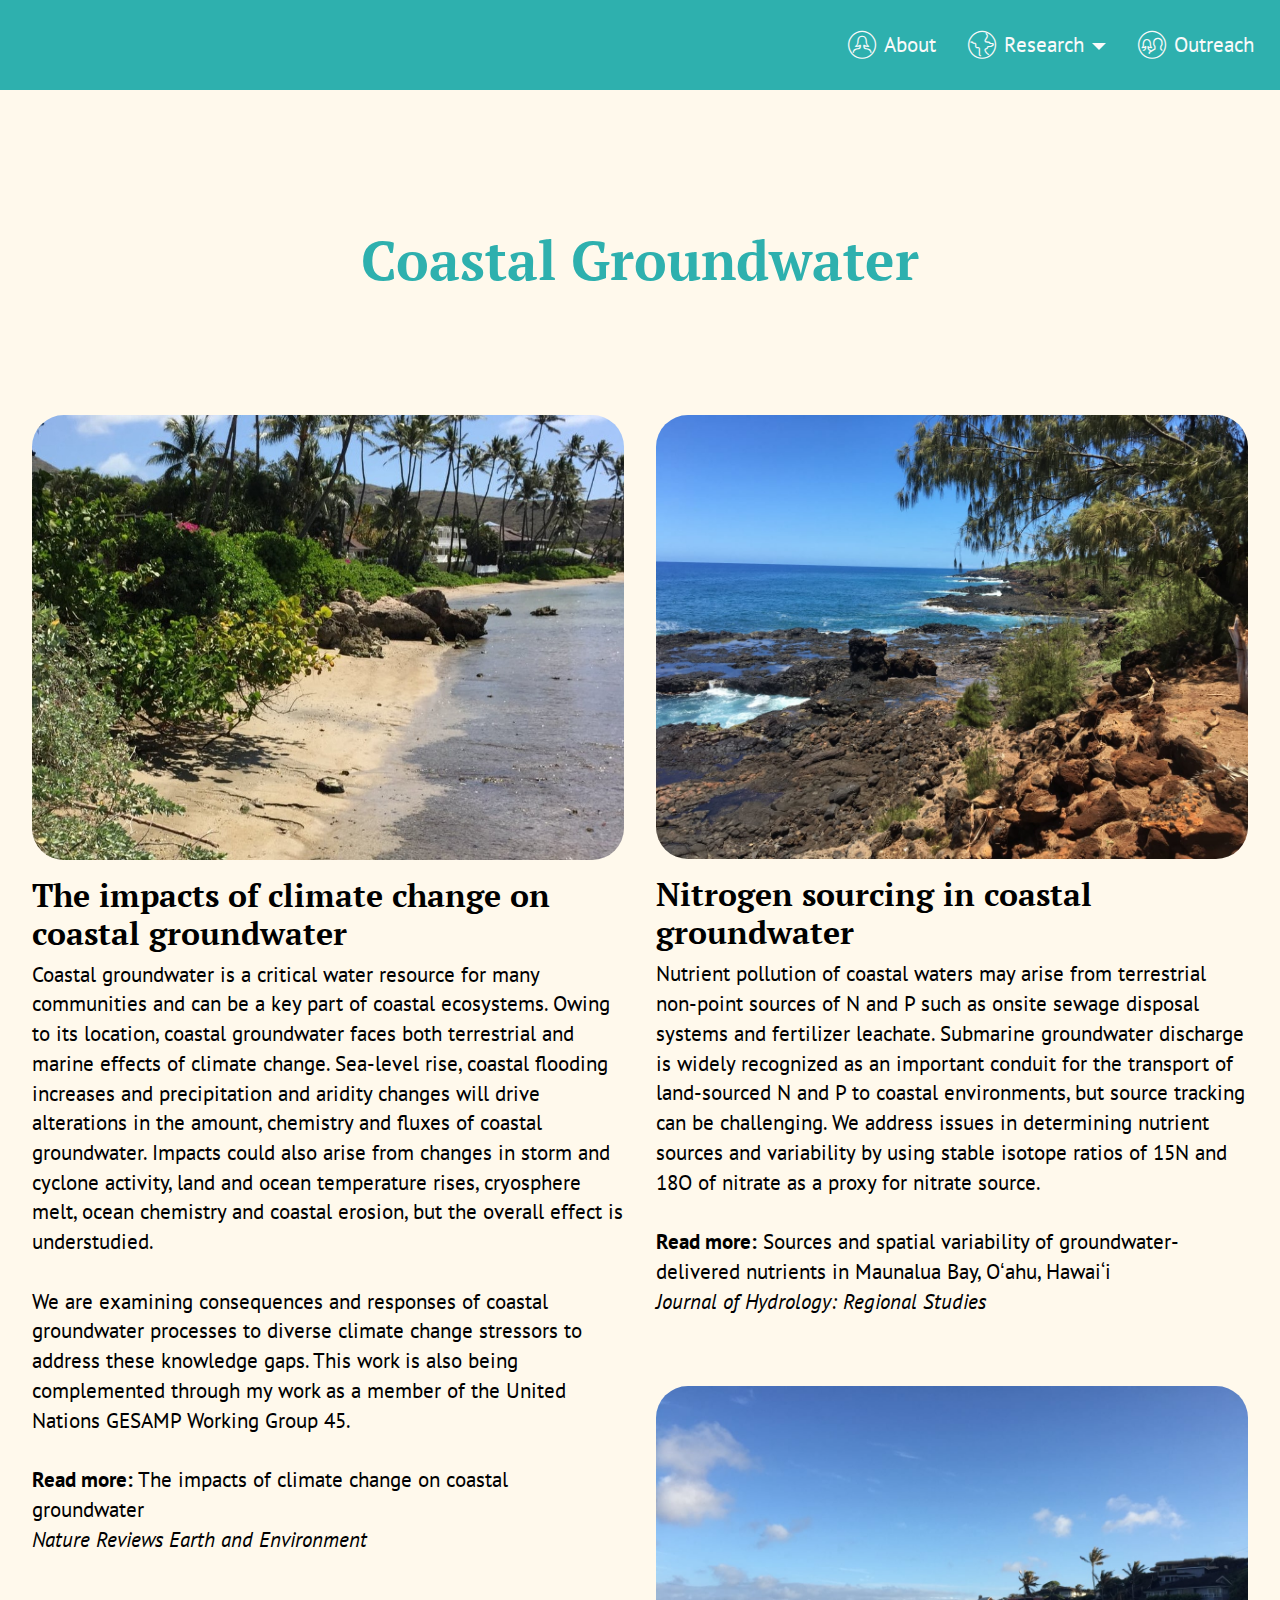
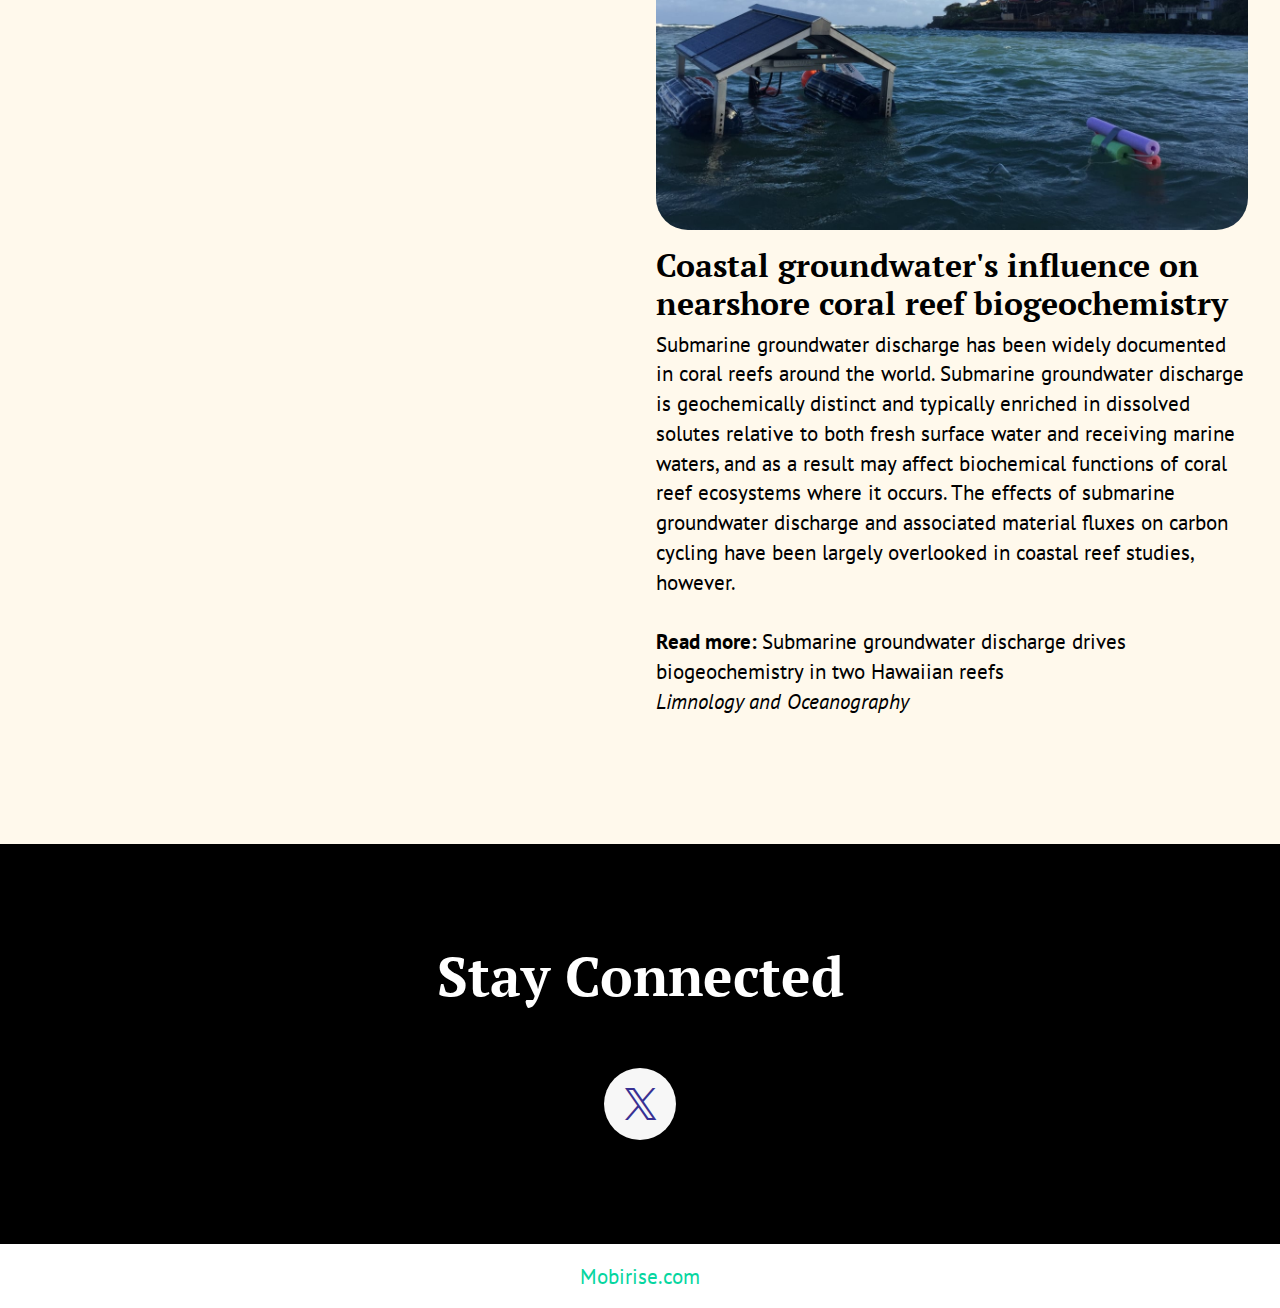
<file: cgw.html>
<!DOCTYPE html>
<html  >
<head>
  <!-- Site made with Mobirise Website Builder v5.9.18, https://mobirise.com -->
  <meta charset="UTF-8">
  <meta http-equiv="X-UA-Compatible" content="IE=edge">
  <meta name="generator" content="Mobirise v5.9.18, mobirise.com">
  <meta name="viewport" content="width=device-width, initial-scale=1, minimum-scale=1">
  <link rel="shortcut icon" href="assets/images/logo.png" type="image/x-icon">
  <meta name="description" content="">
  
  
  <title>Research: Coastal Groundwater</title>
  <link rel="stylesheet" href="assets/web/assets/mobirise-icons2/mobirise2.css">
  <link rel="stylesheet" href="assets/web/assets/mobirise-icons/mobirise-icons.css">
  <link rel="stylesheet" href="assets/bootstrap/css/bootstrap.min.css">
  <link rel="stylesheet" href="assets/bootstrap/css/bootstrap-grid.min.css">
  <link rel="stylesheet" href="assets/bootstrap/css/bootstrap-reboot.min.css">
  <link rel="stylesheet" href="assets/dropdown/css/style.css">
  <link rel="stylesheet" href="assets/socicon/css/styles.css">
  <link rel="stylesheet" href="assets/theme/css/style.css">
  <link rel="preload" href="https://fonts.googleapis.com/css?family=PT+Serif:400,400i,700,700i&display=swap" as="style" onload="this.onload=null;this.rel='stylesheet'">
  <noscript><link rel="stylesheet" href="https://fonts.googleapis.com/css?family=PT+Serif:400,400i,700,700i&display=swap"></noscript>
  <link rel="preload" href="https://fonts.googleapis.com/css?family=PT+Sans:400,400i,700,700i&display=swap" as="style" onload="this.onload=null;this.rel='stylesheet'">
  <noscript><link rel="stylesheet" href="https://fonts.googleapis.com/css?family=PT+Sans:400,400i,700,700i&display=swap"></noscript>
  <link rel="preload" as="style" href="assets/mobirise/css/mbr-additional.css?v=eFdqEa"><link rel="stylesheet" href="assets/mobirise/css/mbr-additional.css?v=eFdqEa" type="text/css">

  
  
  
</head>
<body>
  
  <section data-bs-version="5.1" class="menu menu6 cid-udqAqpfskL" once="menu" id="menu06-b">
	

	<nav class="navbar navbar-dropdown opacityScroll navbar-fixed-top navbar-expand-lg">
		<div class="container">
			<div class="navbar-brand">
				
				
			</div>
			<button class="navbar-toggler" type="button" data-toggle="collapse" data-bs-toggle="collapse" data-target="#navbarSupportedContent" data-bs-target="#navbarSupportedContent" aria-controls="navbarNavAltMarkup" aria-expanded="false" aria-label="Toggle navigation">
				<div class="hamburger">
					<span></span>
					<span></span>
					<span></span>
					<span></span>
				</div>
			</button>
			<div class="collapse navbar-collapse opacityScroll" id="navbarSupportedContent">
				<ul class="navbar-nav nav-dropdown nav-right navbar-nav-top-padding" data-app-modern-menu="true"><li class="nav-item"><a class="nav-link link show text-white display-7" href="home.html"><span class="mbri-user2 mbr-iconfont mbr-iconfont-btn"></span>About</a></li><li class="nav-item dropdown">
						<a class="nav-link link dropdown-toggle text-white show display-7" href="https://mobiri.se" aria-expanded="false" data-toggle="dropdown-submenu" data-bs-toggle="dropdown" data-bs-auto-close="outside"><span class="mbri-globe mbr-iconfont mbr-iconfont-btn"></span>Research</a><div class="dropdown-menu show" aria-labelledby="dropdown-253" data-bs-popper="none"><a class="dropdown-item text-white display-7" href="rivers.html">Rivers</a><a class="dropdown-item text-white display-7" href="delta.html">Estuaries and Deltas</a><a class="dropdown-item text-white display-7" href="cgw.html">Coastal Groundwater</a></div>
					</li>
					<li class="nav-item">
						<a class="nav-link link text-white display-7" href="outreach.html"><span class="mbri-users mbr-iconfont mbr-iconfont-btn"></span>Outreach</a>
					</li></ul>
				
				
			</div>
		</div>
	</nav>
</section>

<section data-bs-version="5.1" class="news08 cid-udqYq08PMg" id="news08-c">
    
    
    <div class="container">
        <div class="row justify-content-center mb-5">
            <div class="col-12 content-head">
                <div class="mbr-section-head">
                    <h4 class="mbr-section-title mbr-fonts-style align-center mb-0 display-2"><strong><br></strong><br><strong>Coastal Groundwater</strong><br><strong><br></strong></h4>
                    
                </div>
            </div>
        </div>
        <div class="row mbr-masonry" data-masonry="{&quot;percentPosition&quot;: true }">
            <div class="item features-image col-12 col-md-6 col-lg-6 active">
                <div class="item-wrapper">
                    <div class="item-img mb-3">
                        <img src="assets/images/img-4870-1256x1675.jpeg" alt="Mobirise Website Builder" title="">
                    </div>
                    <div class="item-content align-left">
                        <h5 class="item-title mbr-fonts-style display-7"></h5>
                        <h6 class="item-subtitle mbr-fonts-style display-5"><strong>The impacts of climate change on coastal groundwater</strong></h6>
                        <p class="mbr-text mbr-fonts-style display-7">Coastal groundwater is a critical water resource for many communities and can be a key part of coastal ecosystems. Owing to its location,&nbsp;coastal groundwater faces both terrestrial and marine effects of climate change. Sea-level rise, coastal flooding increases and precipitation and aridity changes will drive alterations in the amount, chemistry and fluxes of coastal groundwater. Impacts could also arise from changes in storm and cyclone activity, land and ocean temperature rises, cryosphere melt, ocean chemistry and coastal erosion, but the overall effect is understudied.  <br><br>We are examining consequences and responses of coastal groundwater processes to diverse climate change stressors to address these knowledge gaps. This work is also being complemented through my work as a member of the United Nations GESAMP Working Group 45.<br><br><strong>Read more:&nbsp;</strong>The impacts of climate change on coastal groundwater
<br><em>Nature Reviews Earth and Environment</em><br><br></p>
                        
                    </div>
                </div>
            </div>
            <div class="item features-image col-12 col-md-6 col-lg-6">
                <div class="item-wrapper">
                    <div class="item-img mb-3">
                        <img src="assets/images/img-581-1256x942.jpg" alt="Mobirise Website Builder" title="">
                    </div>
                    <div class="item-content align-left">
                        <h5 class="item-title mbr-fonts-style display-7"></h5>
                        <h6 class="item-subtitle mbr-fonts-style display-5"><strong>Nitrogen sourcing in coastal groundwater</strong></h6>
                        <p class="mbr-text mbr-fonts-style display-7">Nutrient pollution of coastal waters may arise from terrestrial non-point sources of N and P such as onsite sewage disposal systems and fertilizer leachate. Submarine groundwater discharge is widely recognized as an important conduit for the transport of land-sourced N and P to coastal environments, but source tracking can be challenging.&nbsp;We address issues in determining nutrient sources and variability by using stable isotope ratios of 15N and 18O of nitrate as a proxy for nitrate source. <br><br><strong>Read more:</strong>&nbsp;Sources and spatial variability of groundwater-delivered nutrients in Maunalua Bay, Oʻahu, Hawai‘i
<br><em>Journal of Hydrology: Regional Studies</em><br>
<br></p>
                        
                    </div>
                </div>
            </div>
            <div class="item features-image col-12 col-md-6 col-lg-6">
                <div class="item-wrapper">
                    <div class="item-img mb-3">
                        <img src="assets/images/img-5729-1256x942.jpg" alt="Mobirise Website Builder" title="">
                    </div>
                    <div class="item-content align-left">
                        <h5 class="item-title mbr-fonts-style display-7"></h5>
                        <h6 class="item-subtitle mbr-fonts-style display-5"><strong>Coastal groundwater's influence on nearshore coral reef biogeochemistry</strong></h6>
                        <p class="mbr-text mbr-fonts-style display-7">Submarine groundwater discharge has been widely documented in coral reefs around the world.&nbsp;Submarine groundwater discharge is geochemically distinct and typically enriched in dissolved solutes relative to both fresh surface water and receiving marine waters, and as a result may affect biochemical functions of coral reef ecosystems where it occurs. The effects of submarine groundwater discharge and associated material fluxes on carbon cycling have been largely overlooked in coastal reef studies, however.<br><br><strong>Read more:&nbsp;</strong>Submarine groundwater discharge drives biogeochemistry in two Hawaiian reefs<br><em>Limnology and Oceanography</em></p>
                        
                    </div>
                </div>
            </div>
            
            
            
        </div>
    </div>
</section>

<section data-bs-version="5.1" class="social05 cid-udqerJo65K" id="social05-9">
    

    

    <div class="container">
        <div class="row">
            <h3 class="mbr-section-title align-center mb-5 mbr-fonts-style display-2">
                <strong>Stay Connected</strong></h3>
            <div class="col-12">
                <div class="social-row">
                    <div class="soc-item">
                        <a href="https://x.com/at_a_confluence" target="_blank">
                            <span class="mbr-iconfont socicon-twitter socicon"></span>
                        </a>
                    </div>
                    
                    
                    
                    
                </div>
            </div>
        </div>
    </div>
</section><section class="display-7" style="padding: 0;align-items: center;justify-content: center;flex-wrap: wrap;    align-content: center;display: flex;position: relative;height: 4rem;"><a href="https://mobiri.se/972848" style="flex: 1 1;height: 4rem;position: absolute;width: 100%;z-index: 1;"><img alt="" style="height: 4rem;" src="[data-uri]"></a><p style="margin: 0;text-align: center;" class="display-7">&#8204;</p><a style="z-index:1" href="https://mobirise.com">Mobirise.com </a></section><script src="assets/bootstrap/js/bootstrap.bundle.min.js"></script>  <script src="assets/smoothscroll/smooth-scroll.js"></script>  <script src="assets/ytplayer/index.js"></script>  <script src="assets/dropdown/js/navbar-dropdown.js"></script>  <script src="assets/masonry/masonry.pkgd.min.js"></script>  <script src="assets/imagesloaded/imagesloaded.pkgd.min.js"></script>  <script src="assets/theme/js/script.js"></script>  
  
  
</body>
</html>
</file>
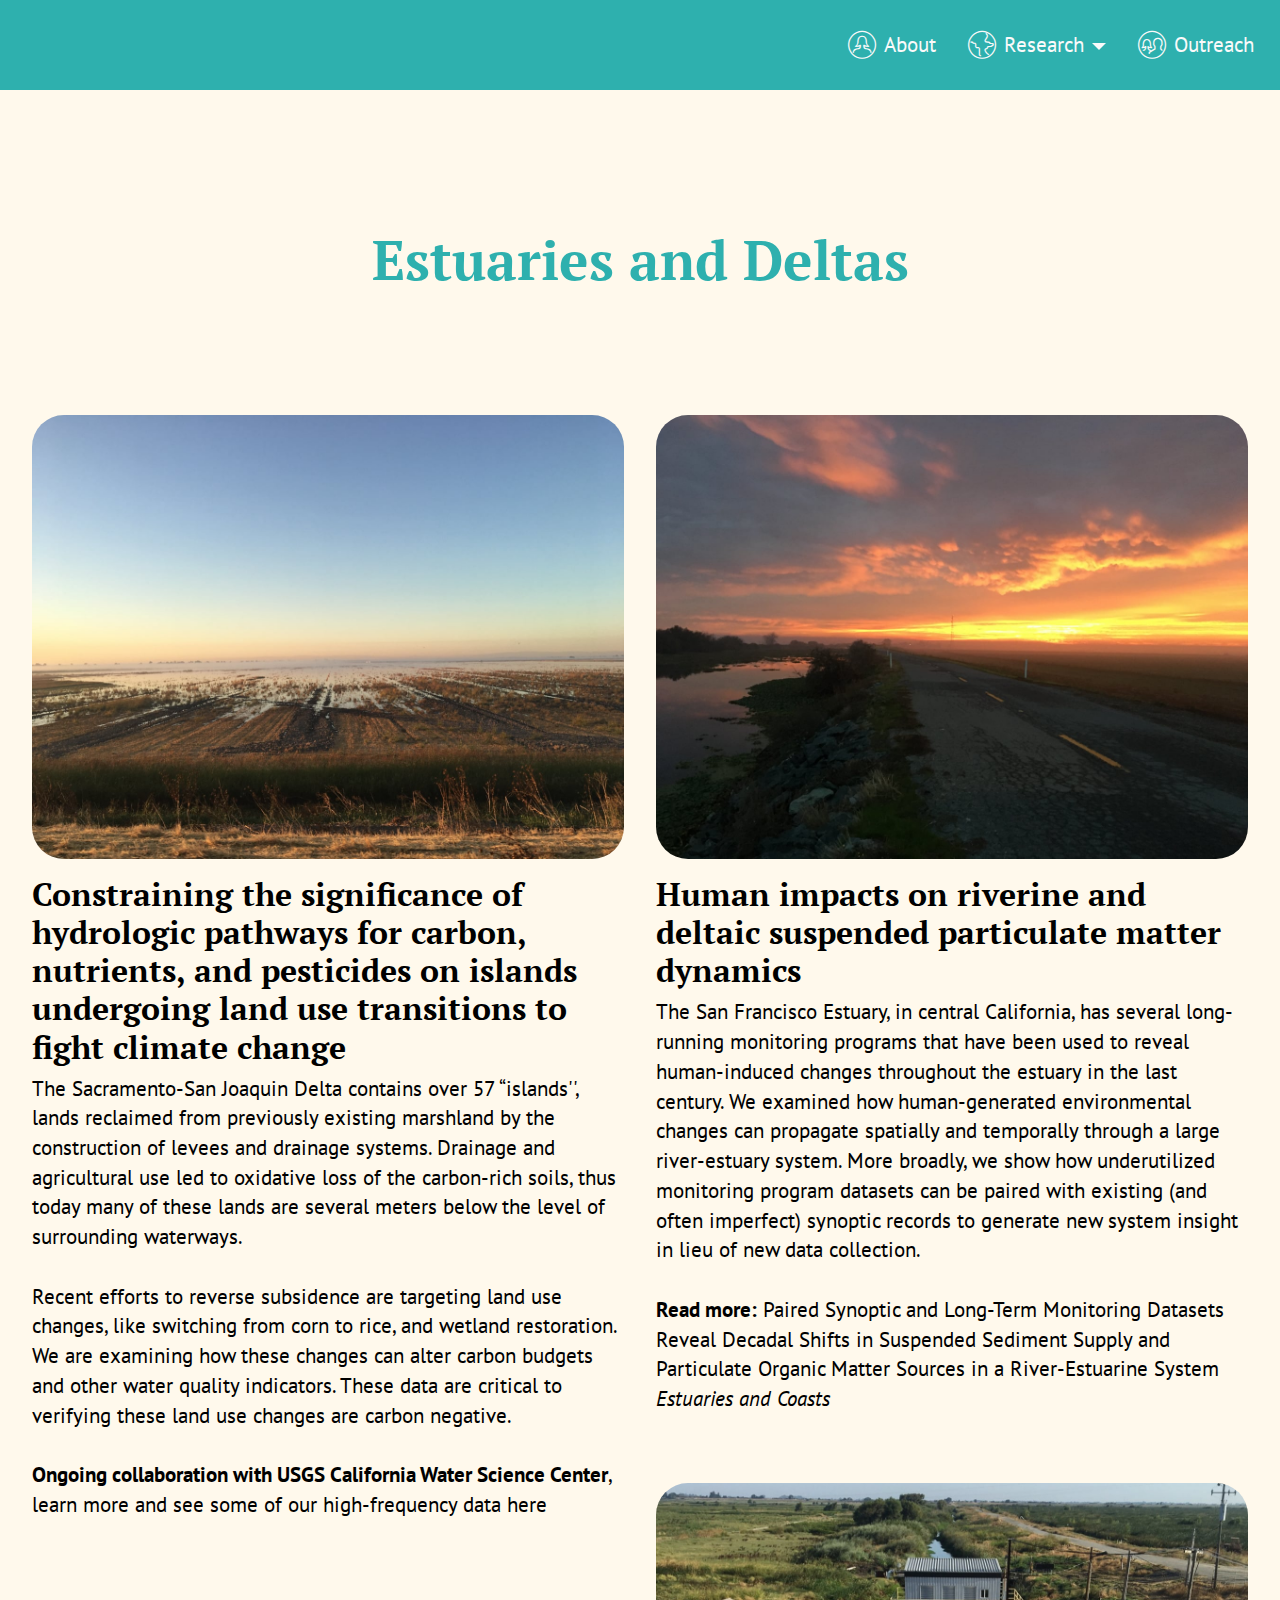
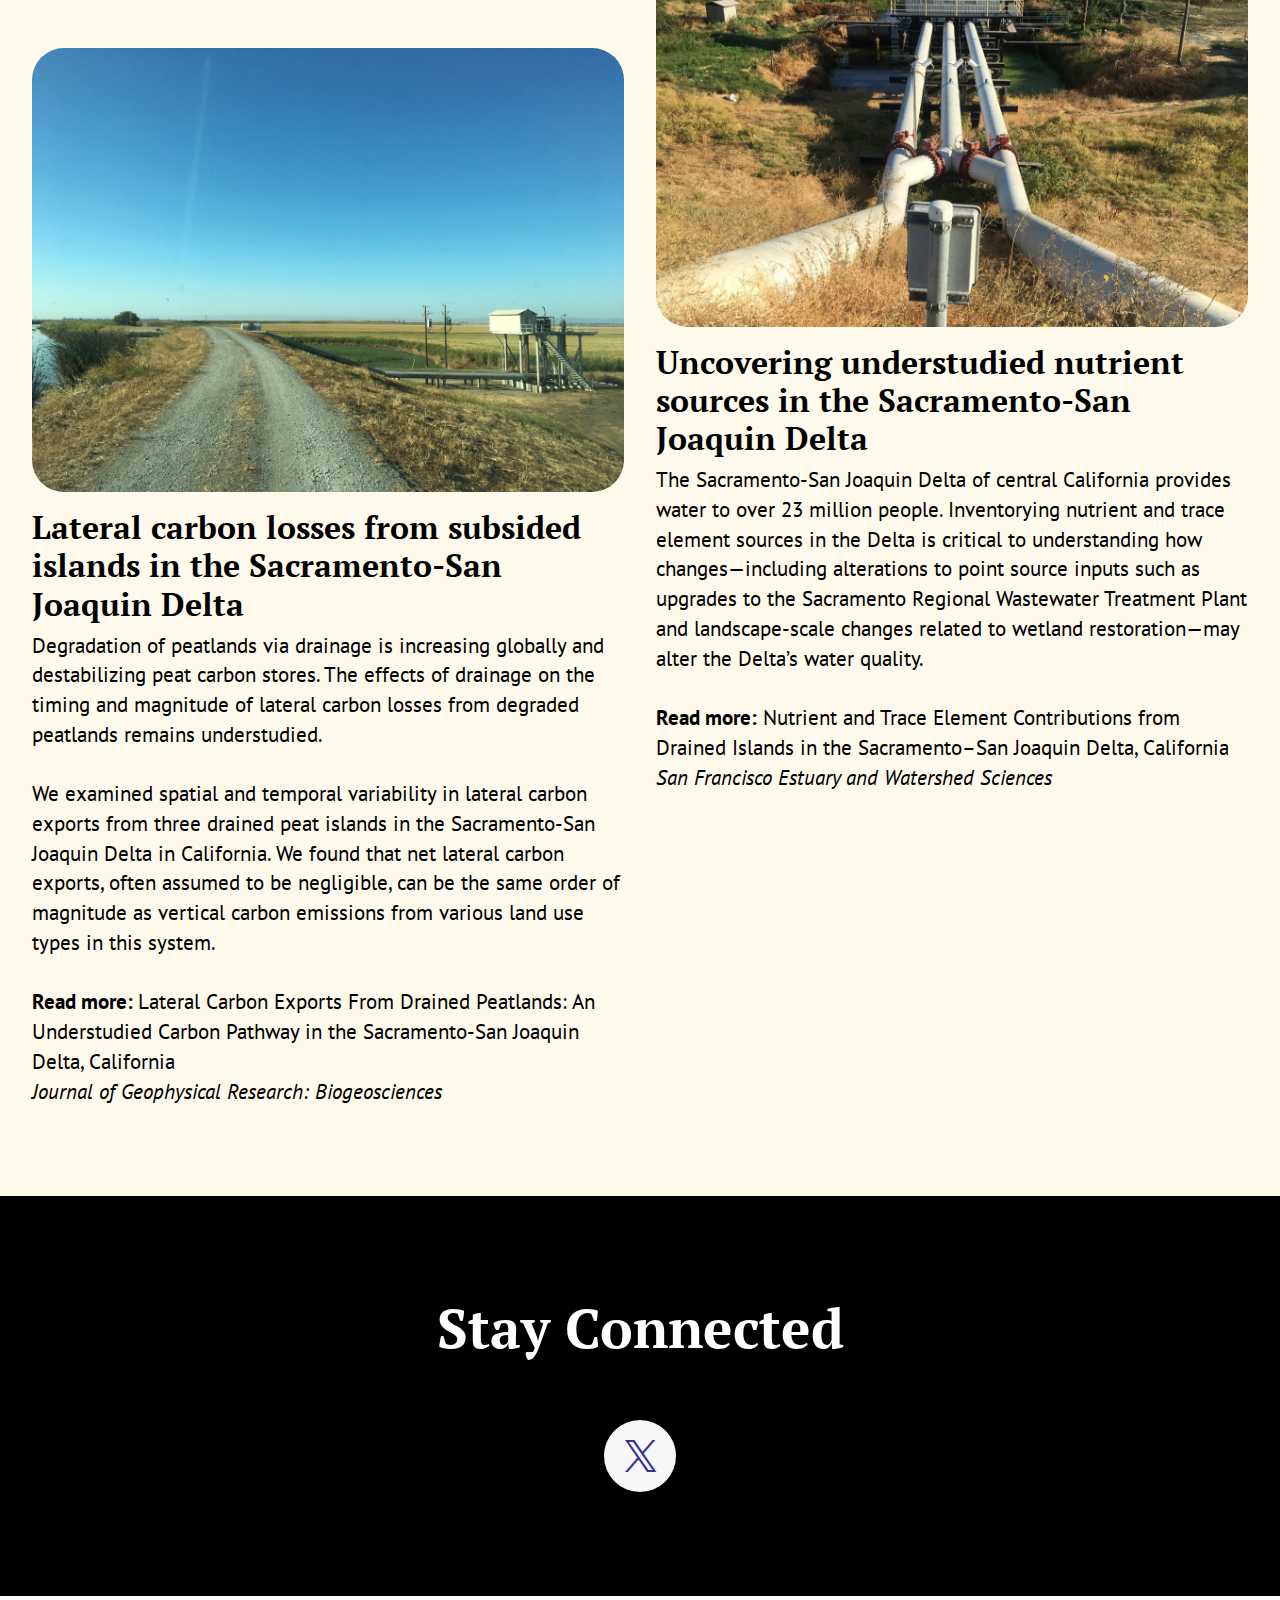
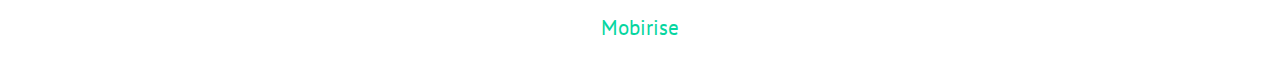
<file: delta.html>
<!DOCTYPE html>
<html  >
<head>
  <!-- Site made with Mobirise Website Builder v5.9.18, https://mobirise.com -->
  <meta charset="UTF-8">
  <meta http-equiv="X-UA-Compatible" content="IE=edge">
  <meta name="generator" content="Mobirise v5.9.18, mobirise.com">
  <meta name="viewport" content="width=device-width, initial-scale=1, minimum-scale=1">
  <link rel="shortcut icon" href="assets/images/logo.png" type="image/x-icon">
  <meta name="description" content="">
  
  
  <title>Research: Estuaries and Deltas</title>
  <link rel="stylesheet" href="assets/web/assets/mobirise-icons2/mobirise2.css">
  <link rel="stylesheet" href="assets/web/assets/mobirise-icons/mobirise-icons.css">
  <link rel="stylesheet" href="assets/bootstrap/css/bootstrap.min.css">
  <link rel="stylesheet" href="assets/bootstrap/css/bootstrap-grid.min.css">
  <link rel="stylesheet" href="assets/bootstrap/css/bootstrap-reboot.min.css">
  <link rel="stylesheet" href="assets/dropdown/css/style.css">
  <link rel="stylesheet" href="assets/socicon/css/styles.css">
  <link rel="stylesheet" href="assets/theme/css/style.css">
  <link rel="preload" href="https://fonts.googleapis.com/css?family=PT+Serif:400,400i,700,700i&display=swap" as="style" onload="this.onload=null;this.rel='stylesheet'">
  <noscript><link rel="stylesheet" href="https://fonts.googleapis.com/css?family=PT+Serif:400,400i,700,700i&display=swap"></noscript>
  <link rel="preload" href="https://fonts.googleapis.com/css?family=PT+Sans:400,400i,700,700i&display=swap" as="style" onload="this.onload=null;this.rel='stylesheet'">
  <noscript><link rel="stylesheet" href="https://fonts.googleapis.com/css?family=PT+Sans:400,400i,700,700i&display=swap"></noscript>
  <link rel="preload" as="style" href="assets/mobirise/css/mbr-additional.css?v=WXHid6"><link rel="stylesheet" href="assets/mobirise/css/mbr-additional.css?v=WXHid6" type="text/css">

  
  
  
</head>
<body>
  
  <section data-bs-version="5.1" class="menu menu6 cid-udqAqpfskL" once="menu" id="menu06-f">
	

	<nav class="navbar navbar-dropdown opacityScroll navbar-fixed-top navbar-expand-lg">
		<div class="container">
			<div class="navbar-brand">
				
				
			</div>
			<button class="navbar-toggler" type="button" data-toggle="collapse" data-bs-toggle="collapse" data-target="#navbarSupportedContent" data-bs-target="#navbarSupportedContent" aria-controls="navbarNavAltMarkup" aria-expanded="false" aria-label="Toggle navigation">
				<div class="hamburger">
					<span></span>
					<span></span>
					<span></span>
					<span></span>
				</div>
			</button>
			<div class="collapse navbar-collapse opacityScroll" id="navbarSupportedContent">
				<ul class="navbar-nav nav-dropdown nav-right navbar-nav-top-padding" data-app-modern-menu="true"><li class="nav-item"><a class="nav-link link show text-white display-7" href="home.html"><span class="mbri-user2 mbr-iconfont mbr-iconfont-btn"></span>About</a></li><li class="nav-item dropdown">
						<a class="nav-link link dropdown-toggle text-white show display-7" href="https://mobiri.se" aria-expanded="false" data-toggle="dropdown-submenu" data-bs-toggle="dropdown" data-bs-auto-close="outside"><span class="mbri-globe mbr-iconfont mbr-iconfont-btn"></span>Research</a><div class="dropdown-menu show" aria-labelledby="dropdown-253" data-bs-popper="none"><a class="dropdown-item text-white display-7" href="rivers.html">Rivers</a><a class="dropdown-item text-white display-7" href="delta.html">Estuaries and Deltas</a><a class="dropdown-item text-white display-7" href="cgw.html">Coastal Groundwater</a></div>
					</li>
					<li class="nav-item">
						<a class="nav-link link text-white display-7" href="outreach.html"><span class="mbri-users mbr-iconfont mbr-iconfont-btn"></span>Outreach</a>
					</li></ul>
				
				
			</div>
		</div>
	</nav>
</section>

<section data-bs-version="5.1" class="news08 cid-udr3gxR1YW" id="news08-g">
    
    
    <div class="container">
        <div class="row justify-content-center mb-5">
            <div class="col-12 content-head">
                <div class="mbr-section-head">
                    <h4 class="mbr-section-title mbr-fonts-style align-center mb-0 display-2"><strong><br></strong><br><strong>Estuaries and Deltas</strong><br><strong><br></strong></h4>
                    
                </div>
            </div>
        </div>
        <div class="row mbr-masonry" data-masonry="{&quot;percentPosition&quot;: true }">
            <div class="item features-image col-12 col-md-6 col-lg-6 active">
                <div class="item-wrapper">
                    <div class="item-img mb-3">
                        <img src="assets/images/img-5443-1256x942.jpg" alt="Mobirise Website Builder" title="">
                    </div>
                    <div class="item-content align-left">
                        <h5 class="item-title mbr-fonts-style display-7"></h5>
                        <h6 class="item-subtitle mbr-fonts-style display-5"><strong>
                            Constraining the significance of hydrologic pathways for carbon, nutrients, and pesticides on islands undergoing land use transitions to fight climate change</strong></h6>
                        <p class="mbr-text mbr-fonts-style display-7">The Sacramento-San Joaquin Delta contains over 57 “islands'', lands reclaimed from previously existing marshland by the construction of levees and drainage systems. Drainage and agricultural use led to oxidative loss of the carbon-rich soils, thus today many of these lands are several meters below the level of surrounding waterways. <br><br>Recent efforts to reverse subsidence are targeting land use changes, like switching from corn to rice, and wetland restoration. We are examining how these changes can alter carbon budgets and other water quality indicators. These data are critical to verifying these land use changes are carbon negative.<br>&nbsp;<br><strong>Ongoing collaboration with USGS California Water Science Center</strong>, learn more and see some of our high-frequency data here<br><br><br></p>
                        
                    </div>
                </div>
            </div>
            <div class="item features-image col-12 col-md-6 col-lg-6">
                <div class="item-wrapper">
                    <div class="item-img mb-3">
                        <img src="assets/images/img-5752-1256x942.jpg" alt="Mobirise Website Builder" title="">
                    </div>
                    <div class="item-content align-left">
                        <h5 class="item-title mbr-fonts-style display-7"></h5>
                        <h6 class="item-subtitle mbr-fonts-style display-5"><strong>Human impacts on riverine and deltaic suspended particulate matter dynamics</strong></h6>
                        <p class="mbr-text mbr-fonts-style display-7">The San Francisco Estuary, in central California, has several long-running monitoring programs that have been used to reveal human-induced changes throughout the estuary in the last century.&nbsp;We examined how human-generated environmental changes can propagate spatially and temporally through a large river-estuary system. More broadly, we show how underutilized monitoring program datasets can be paired with existing (and often imperfect) synoptic records to generate new system insight in lieu of new data collection.<br><br><strong style="">Read more:</strong>&nbsp;Paired Synoptic and Long-Term Monitoring Datasets Reveal Decadal Shifts in Suspended Sediment Supply and Particulate Organic Matter Sources in a River-Estuarine System
<br><em>Estuaries and Coasts</em><br>
<br></p>
                        
                    </div>
                </div>
            </div>
            <div class="item features-image col-12 col-md-6 col-lg-6">
                <div class="item-wrapper">
                    <div class="item-img mb-3">
                        <img src="assets/images/img-4739-1256x1675.jpeg" alt="Mobirise Website Builder" title="">
                    </div>
                    <div class="item-content align-left">
                        <h5 class="item-title mbr-fonts-style display-7"></h5>
                        <h6 class="item-subtitle mbr-fonts-style display-5"><strong>Uncovering understudied nutrient sources in the Sacramento-San Joaquin Delta</strong></h6>
                        <p class="mbr-text mbr-fonts-style display-7">The Sacramento-San Joaquin Delta of central California provides water to over 23 million people. Inventorying nutrient and trace element sources in the Delta is critical to understanding how changes—including alterations to point source inputs such as upgrades to the Sacramento Regional Wastewater Treatment Plant and landscape-scale changes related to wetland restoration—may alter the Delta’s water quality.&nbsp;<br><br><strong>Read more:</strong>&nbsp;Nutrient and Trace Element Contributions from Drained Islands in the Sacramento–San Joaquin Delta, California<br><em>San Francisco Estuary and Watershed Sciences</em></p>
                        
                    </div>
                </div>
            </div>
            <div class="item features-image col-12 col-md-6 col-lg-6">
                <div class="item-wrapper">
                    <div class="item-img mb-3">
                        <img src="assets/images/img-4720-1256x942.jpg" alt="Mobirise Website Builder" title="">
                    </div>
                    <div class="item-content align-left">
                        <h5 class="item-title mbr-fonts-style display-7"></h5>
                        <h6 class="item-subtitle mbr-fonts-style display-5"><strong>Lateral carbon losses from subsided islands in the Sacramento-San Joaquin Delta</strong></h6>
                        <p class="mbr-text mbr-fonts-style display-7">Degradation of peatlands via drainage is increasing globally and destabilizing peat carbon stores. The effects of drainage on the timing and magnitude of lateral carbon losses from degraded peatlands remains understudied.<br><br>We examined spatial and temporal variability in lateral carbon exports from three drained peat islands in the Sacramento-San Joaquin Delta in California. We found that net lateral carbon exports, often assumed to be negligible, can be the same order of magnitude as vertical carbon emissions from various land use types in this system.<br><br><strong>Read more: </strong>Lateral Carbon Exports From Drained Peatlands: An Understudied Carbon Pathway in the Sacramento-San Joaquin Delta, California
<br><em>Journal of Geophysical Research: Biogeosciences</em><br></p>
                        
                    </div>
                </div>
            </div>
            
            
        </div>
    </div>
</section>

<section data-bs-version="5.1" class="social05 cid-udqerJo65K" id="social05-d">
    

    

    <div class="container">
        <div class="row">
            <h3 class="mbr-section-title align-center mb-5 mbr-fonts-style display-2">
                <strong>Stay Connected</strong></h3>
            <div class="col-12">
                <div class="social-row">
                    <div class="soc-item">
                        <a href="https://x.com/at_a_confluence" target="_blank">
                            <span class="mbr-iconfont socicon-twitter socicon"></span>
                        </a>
                    </div>
                    
                    
                    
                    
                </div>
            </div>
        </div>
    </div>
</section><section class="display-7" style="padding: 0;align-items: center;justify-content: center;flex-wrap: wrap;    align-content: center;display: flex;position: relative;height: 4rem;"><a href="https://mobiri.se/972848" style="flex: 1 1;height: 4rem;position: absolute;width: 100%;z-index: 1;"><img alt="" style="height: 4rem;" src="[data-uri]"></a><p style="margin: 0;text-align: center;" class="display-7">&#8204;</p><a style="z-index:1" href="https://mobirise.com">Mobirise </a></section><script src="assets/bootstrap/js/bootstrap.bundle.min.js"></script>  <script src="assets/smoothscroll/smooth-scroll.js"></script>  <script src="assets/ytplayer/index.js"></script>  <script src="assets/dropdown/js/navbar-dropdown.js"></script>  <script src="assets/masonry/masonry.pkgd.min.js"></script>  <script src="assets/imagesloaded/imagesloaded.pkgd.min.js"></script>  <script src="assets/theme/js/script.js"></script>  
  
  
</body>
</html>
</file>
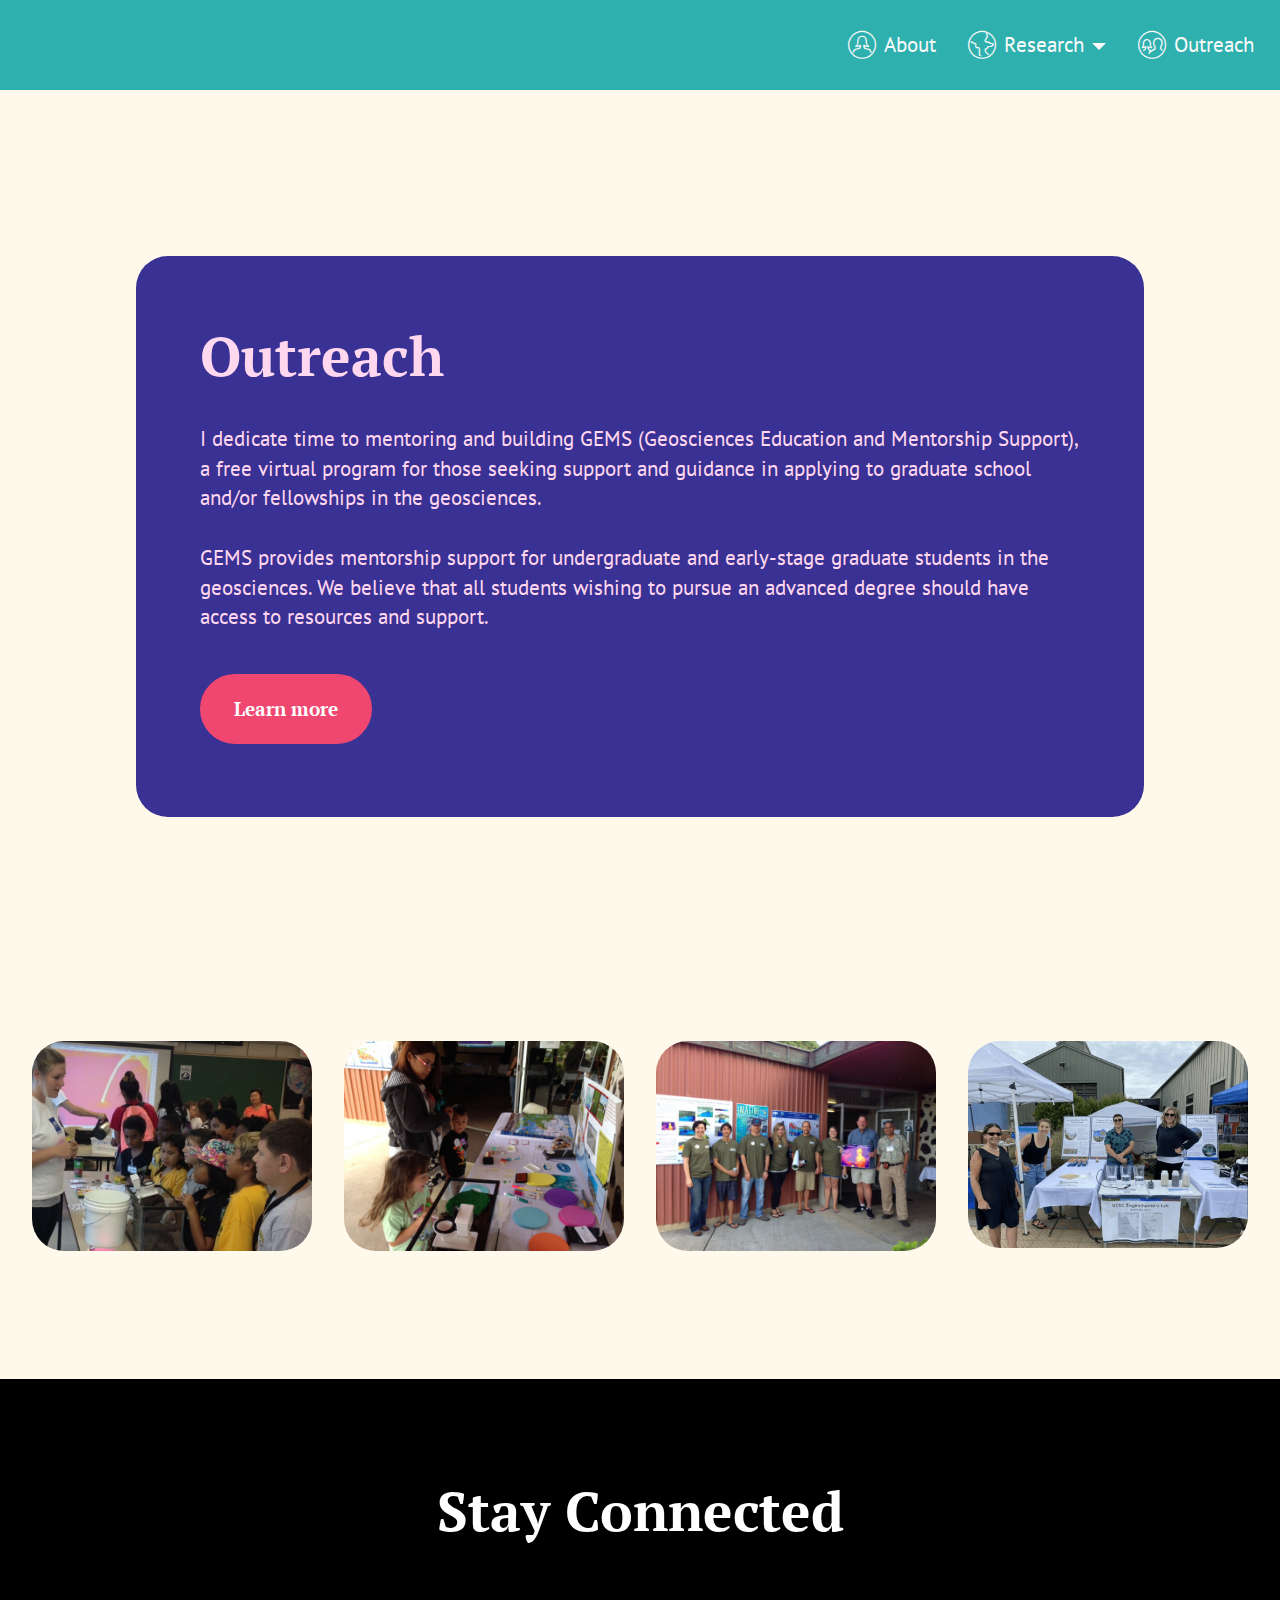
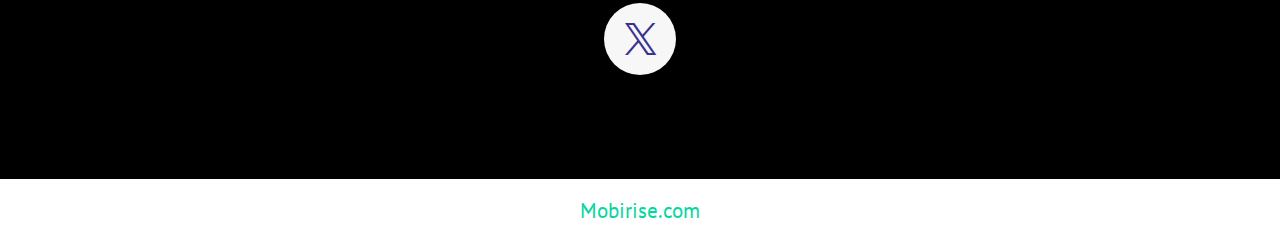
<file: outreach.html>
<!DOCTYPE html>
<html  >
<head>
  <!-- Site made with Mobirise Website Builder v5.9.18, https://mobirise.com -->
  <meta charset="UTF-8">
  <meta http-equiv="X-UA-Compatible" content="IE=edge">
  <meta name="generator" content="Mobirise v5.9.18, mobirise.com">
  <meta name="viewport" content="width=device-width, initial-scale=1, minimum-scale=1">
  <link rel="shortcut icon" href="assets/images/logo.png" type="image/x-icon">
  <meta name="description" content="">
  
  
  <title>Outreach</title>
  <link rel="stylesheet" href="assets/web/assets/mobirise-icons2/mobirise2.css">
  <link rel="stylesheet" href="assets/web/assets/mobirise-icons/mobirise-icons.css">
  <link rel="stylesheet" href="assets/bootstrap/css/bootstrap.min.css">
  <link rel="stylesheet" href="assets/bootstrap/css/bootstrap-grid.min.css">
  <link rel="stylesheet" href="assets/bootstrap/css/bootstrap-reboot.min.css">
  <link rel="stylesheet" href="assets/dropdown/css/style.css">
  <link rel="stylesheet" href="assets/socicon/css/styles.css">
  <link rel="stylesheet" href="assets/theme/css/style.css">
  <link rel="preload" href="https://fonts.googleapis.com/css?family=PT+Serif:400,400i,700,700i&display=swap" as="style" onload="this.onload=null;this.rel='stylesheet'">
  <noscript><link rel="stylesheet" href="https://fonts.googleapis.com/css?family=PT+Serif:400,400i,700,700i&display=swap"></noscript>
  <link rel="preload" href="https://fonts.googleapis.com/css?family=PT+Sans:400,400i,700,700i&display=swap" as="style" onload="this.onload=null;this.rel='stylesheet'">
  <noscript><link rel="stylesheet" href="https://fonts.googleapis.com/css?family=PT+Sans:400,400i,700,700i&display=swap"></noscript>
  <link rel="preload" as="style" href="assets/mobirise/css/mbr-additional.css?v=p8FjUK"><link rel="stylesheet" href="assets/mobirise/css/mbr-additional.css?v=p8FjUK" type="text/css">

  
  
  
</head>
<body>
  
  <section data-bs-version="5.1" class="menu menu6 cid-udqAqpfskL" once="menu" id="menu06-k">
	

	<nav class="navbar navbar-dropdown opacityScroll navbar-fixed-top navbar-expand-lg">
		<div class="container">
			<div class="navbar-brand">
				
				
			</div>
			<button class="navbar-toggler" type="button" data-toggle="collapse" data-bs-toggle="collapse" data-target="#navbarSupportedContent" data-bs-target="#navbarSupportedContent" aria-controls="navbarNavAltMarkup" aria-expanded="false" aria-label="Toggle navigation">
				<div class="hamburger">
					<span></span>
					<span></span>
					<span></span>
					<span></span>
				</div>
			</button>
			<div class="collapse navbar-collapse opacityScroll" id="navbarSupportedContent">
				<ul class="navbar-nav nav-dropdown nav-right navbar-nav-top-padding" data-app-modern-menu="true"><li class="nav-item"><a class="nav-link link show text-white display-7" href="home.html"><span class="mbri-user2 mbr-iconfont mbr-iconfont-btn"></span>About</a></li><li class="nav-item dropdown">
						<a class="nav-link link dropdown-toggle text-white show display-7" href="https://mobiri.se" aria-expanded="false" data-toggle="dropdown-submenu" data-bs-toggle="dropdown" data-bs-auto-close="outside"><span class="mbri-globe mbr-iconfont mbr-iconfont-btn"></span>Research</a><div class="dropdown-menu show" aria-labelledby="dropdown-253" data-bs-popper="none"><a class="dropdown-item text-white display-7" href="rivers.html">Rivers</a><a class="dropdown-item text-white display-7" href="delta.html">Estuaries and Deltas</a><a class="dropdown-item text-white display-7" href="cgw.html">Coastal Groundwater</a></div>
					</li>
					<li class="nav-item">
						<a class="nav-link link text-white display-7" href="outreach.html"><span class="mbri-users mbr-iconfont mbr-iconfont-btn"></span>Outreach</a>
					</li></ul>
				
				
			</div>
		</div>
	</nav>
</section>

<section data-bs-version="5.1" class="features034 cid-udxtxbJHBI" id="features034-q">	
    

	
	
	<div class="container">
		<div class="row justify-content-center">
			<div class="col-12 content-head">
				
			</div>
		</div>
		<div class="row">
			
			<div class="item features-without-image col-12 col-lg-6 active">
				<div class="item-wrapper">
					<div class="iconfont-wrapper">
						<span class="mbr-iconfont mobi-mbri-smile-face mobi-mbri" style="font-size: 1px;"></span>
					</div>
					<div class="card-box">
						<h4 class="card-title mbr-fonts-style mb-0 display-7"></h4>
						
					</div>
				</div>
			</div>
		</div>
	</div>
</section>

<section data-bs-version="5.1" class="article13 cid-udrLlIr3n5" id="article13-m">
    
    
    
    <div class="container">
        <div class="row justify-content-center">
            <div class="card col-md-12 col-lg-10">
                <div class="card-wrapper">
                    <div class="card-box align-left">
                        <h4 class="card-title mbr-fonts-style display-2"><strong>Outreach</strong><br></h4>
                        <p class="mbr-text mbr-fonts-style mt-4 display-7">I dedicate time to mentoring and building GEMS (Geosciences Education and Mentorship Support), a free virtual program for those seeking support and guidance in applying to graduate school and/or fellowships in the geosciences. <br><br>GEMS provides mentorship support for undergraduate and early-stage graduate students in the geosciences. We believe that all students wishing to pursue an advanced degree should have access to resources and support.&nbsp;&nbsp;<br></p>
                        <div class="mbr-section-btn mt-4"><a class="btn btn-secondary display-4" href="https://gems-program.org/">Learn more</a></div>
                    </div>
                </div>
            </div>
        </div>
    </div>
</section>

<section data-bs-version="5.1" class="gallery3 cid-udwex8rVdc" id="gallery03-p">
    
    
    <div class="container-fluid">
      <div class="row justify-content-center">
        <div class="col-12 content-head">
          <div class="mbr-section-head mb-5">
            <h4 class="mbr-section-title mbr-fonts-style align-center mb-0 display-2"><div></div></h4>
            
          </div>
        </div>
      </div>
      <div class="row">
        <div class="item features-image col-12 col-md-6 col-lg-3">
          <div class="item-wrapper">
            <div class="item-img">
              <img src="assets/images/img-3649-838x874.jpeg" alt="Mobirise Website Builder" title="" data-slide-to="0" data-bs-slide-to="0">
            </div>
            
          </div>
        </div>
        <div class="item features-image col-12 col-md-6 col-lg-3">
          <div class="item-wrapper">
            <div class="item-img">
              <img src="assets/images/img-1018-640x480.jpg" alt="Mobirise Website Builder" title="" data-slide-to="1" data-bs-slide-to="1">
            </div>
            
          </div>
        </div>
        <div class="item features-image col-12 col-md-6 col-lg-3">
          <div class="item-wrapper">
            <div class="item-img">
              <img src="assets/images/img-1017-640x480.jpg" alt="Mobirise Website Builder" title="" data-slide-to="2" data-bs-slide-to="2">
            </div>
            
          </div>
        </div>
        <div class="item features-image col-12 col-md-6 col-lg-3">
          <div class="item-wrapper">
            <div class="item-img">
              <img src="assets/images/screenshot-2024-05-22-093945-838x620.png" alt="Mobirise Website Builder" title="" data-slide-to="3" data-bs-slide-to="3">
            </div>
            
          </div>
        </div>
      </div>
    </div>
  </section>

<section data-bs-version="5.1" class="social05 cid-udqerJo65K" id="social05-i">
    

    

    <div class="container">
        <div class="row">
            <h3 class="mbr-section-title align-center mb-5 mbr-fonts-style display-2">
                <strong>Stay Connected</strong></h3>
            <div class="col-12">
                <div class="social-row">
                    <div class="soc-item">
                        <a href="https://x.com/at_a_confluence" target="_blank">
                            <span class="mbr-iconfont socicon-twitter socicon"></span>
                        </a>
                    </div>
                    
                    
                    
                    
                </div>
            </div>
        </div>
    </div>
</section><section class="display-7" style="padding: 0;align-items: center;justify-content: center;flex-wrap: wrap;    align-content: center;display: flex;position: relative;height: 4rem;"><a href="https://mobiri.se/972848" style="flex: 1 1;height: 4rem;position: absolute;width: 100%;z-index: 1;"><img alt="" style="height: 4rem;" src="[data-uri]"></a><p style="margin: 0;text-align: center;" class="display-7">&#8204;</p><a style="z-index:1" href="https://mobirise.com">Mobirise.com </a></section><script src="assets/bootstrap/js/bootstrap.bundle.min.js"></script>  <script src="assets/smoothscroll/smooth-scroll.js"></script>  <script src="assets/ytplayer/index.js"></script>  <script src="assets/dropdown/js/navbar-dropdown.js"></script>  <script src="assets/theme/js/script.js"></script>  
  
  
</body>
</html>
</file>
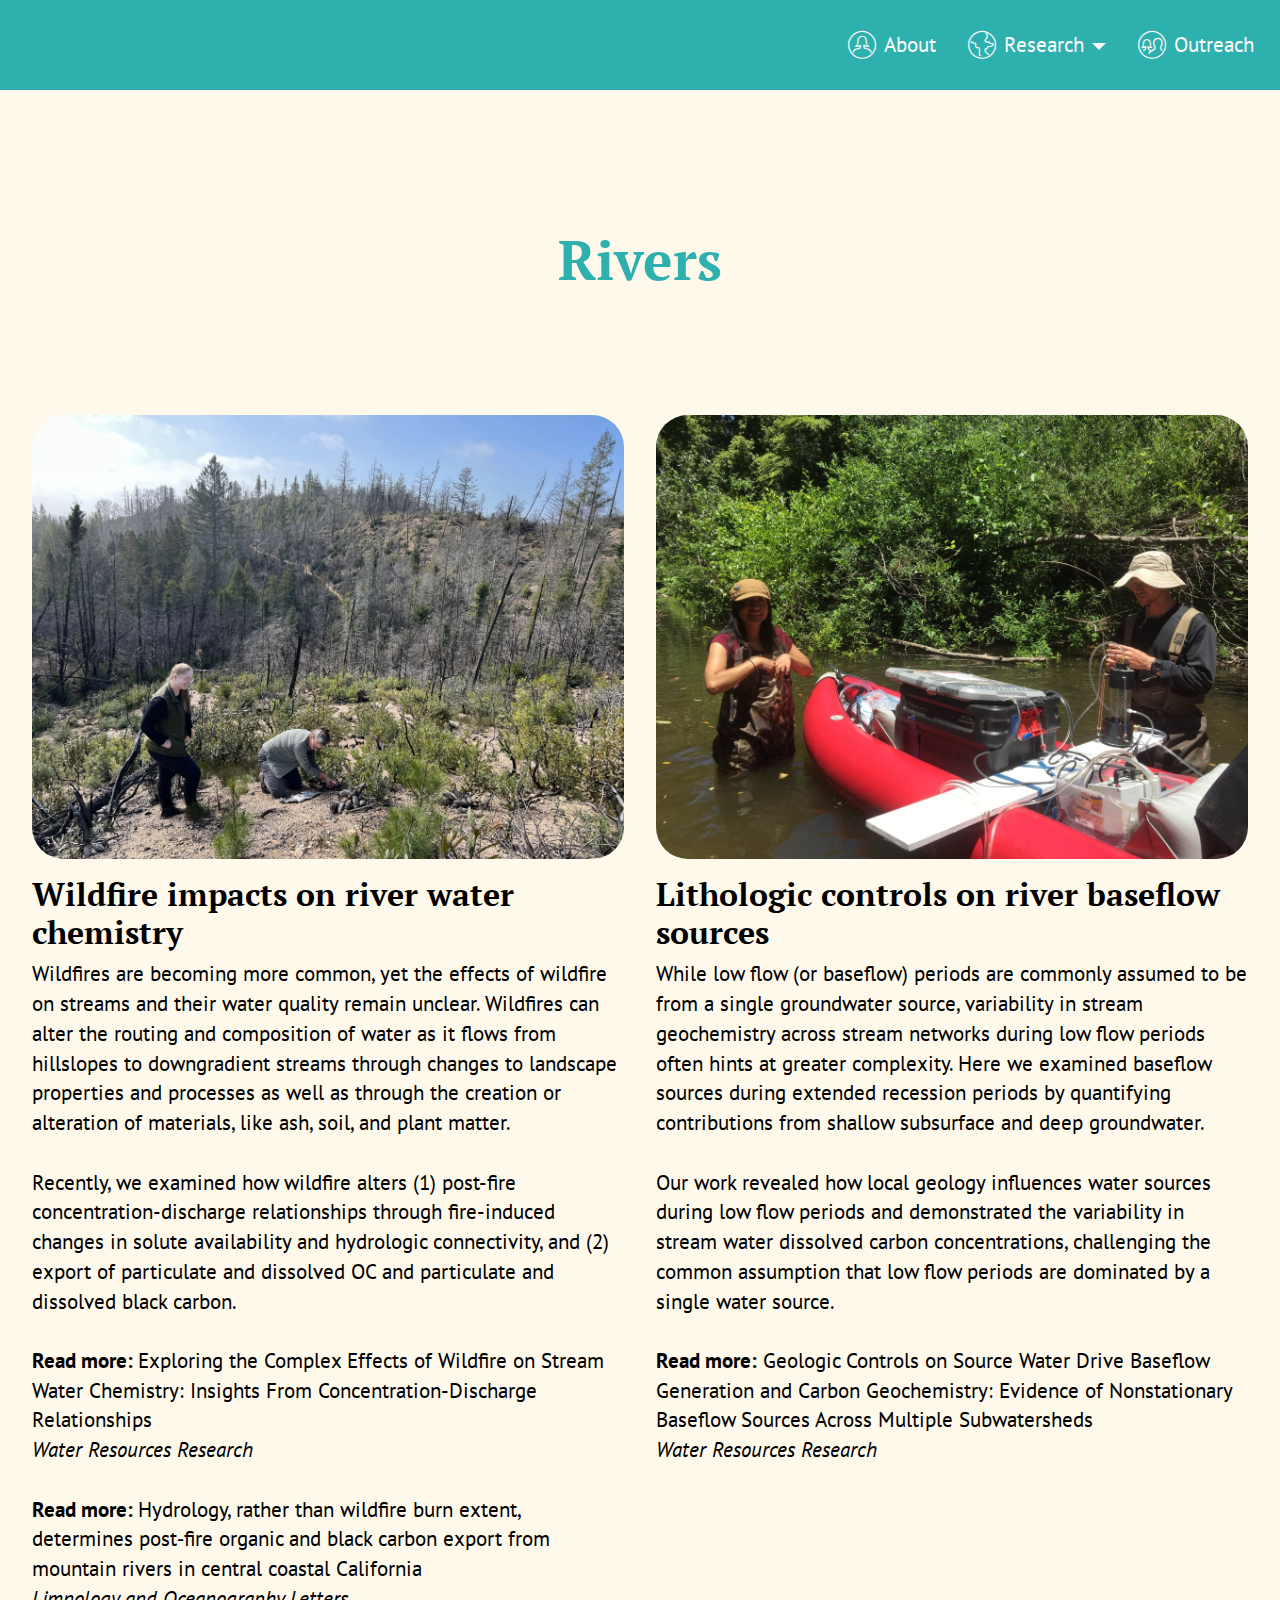
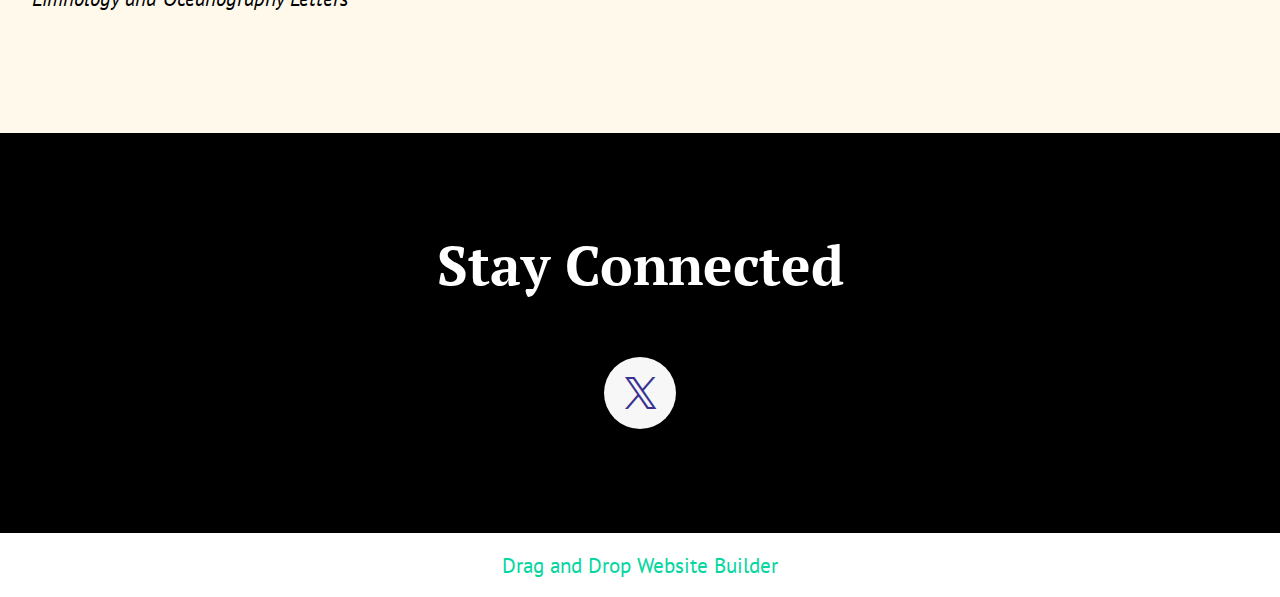
<file: rivers.html>
<!DOCTYPE html>
<html  >
<head>
  <!-- Site made with Mobirise Website Builder v5.9.18, https://mobirise.com -->
  <meta charset="UTF-8">
  <meta http-equiv="X-UA-Compatible" content="IE=edge">
  <meta name="generator" content="Mobirise v5.9.18, mobirise.com">
  <meta name="viewport" content="width=device-width, initial-scale=1, minimum-scale=1">
  <link rel="shortcut icon" href="assets/images/logo.png" type="image/x-icon">
  <meta name="description" content="">
  
  
  <title>Research: Rivers</title>
  <link rel="stylesheet" href="assets/web/assets/mobirise-icons2/mobirise2.css">
  <link rel="stylesheet" href="assets/web/assets/mobirise-icons/mobirise-icons.css">
  <link rel="stylesheet" href="assets/bootstrap/css/bootstrap.min.css">
  <link rel="stylesheet" href="assets/bootstrap/css/bootstrap-grid.min.css">
  <link rel="stylesheet" href="assets/bootstrap/css/bootstrap-reboot.min.css">
  <link rel="stylesheet" href="assets/dropdown/css/style.css">
  <link rel="stylesheet" href="assets/socicon/css/styles.css">
  <link rel="stylesheet" href="assets/theme/css/style.css">
  <link rel="preload" href="https://fonts.googleapis.com/css?family=PT+Serif:400,400i,700,700i&display=swap" as="style" onload="this.onload=null;this.rel='stylesheet'">
  <noscript><link rel="stylesheet" href="https://fonts.googleapis.com/css?family=PT+Serif:400,400i,700,700i&display=swap"></noscript>
  <link rel="preload" href="https://fonts.googleapis.com/css?family=PT+Sans:400,400i,700,700i&display=swap" as="style" onload="this.onload=null;this.rel='stylesheet'">
  <noscript><link rel="stylesheet" href="https://fonts.googleapis.com/css?family=PT+Sans:400,400i,700,700i&display=swap"></noscript>
  <link rel="preload" as="style" href="assets/mobirise/css/mbr-additional.css?v=6pkBep"><link rel="stylesheet" href="assets/mobirise/css/mbr-additional.css?v=6pkBep" type="text/css">

  
  
  
</head>
<body>
  
  <section data-bs-version="5.1" class="menu menu6 cid-udqAqpfskL" once="menu" id="menu06-3">
	

	<nav class="navbar navbar-dropdown opacityScroll navbar-fixed-top navbar-expand-lg">
		<div class="container">
			<div class="navbar-brand">
				
				
			</div>
			<button class="navbar-toggler" type="button" data-toggle="collapse" data-bs-toggle="collapse" data-target="#navbarSupportedContent" data-bs-target="#navbarSupportedContent" aria-controls="navbarNavAltMarkup" aria-expanded="false" aria-label="Toggle navigation">
				<div class="hamburger">
					<span></span>
					<span></span>
					<span></span>
					<span></span>
				</div>
			</button>
			<div class="collapse navbar-collapse opacityScroll" id="navbarSupportedContent">
				<ul class="navbar-nav nav-dropdown nav-right navbar-nav-top-padding" data-app-modern-menu="true"><li class="nav-item"><a class="nav-link link show text-white display-7" href="home.html"><span class="mbri-user2 mbr-iconfont mbr-iconfont-btn"></span>About</a></li><li class="nav-item dropdown">
						<a class="nav-link link dropdown-toggle text-white show display-7" href="https://mobiri.se" aria-expanded="false" data-toggle="dropdown-submenu" data-bs-toggle="dropdown" data-bs-auto-close="outside"><span class="mbri-globe mbr-iconfont mbr-iconfont-btn"></span>Research</a><div class="dropdown-menu show" aria-labelledby="dropdown-253" data-bs-popper="none"><a class="dropdown-item text-white display-7" href="rivers.html">Rivers</a><a class="dropdown-item text-white display-7" href="delta.html">Estuaries and Deltas</a><a class="dropdown-item text-white display-7" href="cgw.html">Coastal Groundwater</a></div>
					</li>
					<li class="nav-item">
						<a class="nav-link link text-white display-7" href="outreach.html"><span class="mbri-users mbr-iconfont mbr-iconfont-btn"></span>Outreach</a>
					</li></ul>
				
				
			</div>
		</div>
	</nav>
</section>

<section data-bs-version="5.1" class="news08 cid-udqJ4iEnJS" id="news08-4">
    
    
    <div class="container">
        <div class="row justify-content-center mb-5">
            <div class="col-12 content-head">
                <div class="mbr-section-head">
                    <h4 class="mbr-section-title mbr-fonts-style align-center mb-0 display-2"><strong><br></strong><br><strong>Rivers</strong><br><strong><br></strong></h4>
                    
                </div>
            </div>
        </div>
        <div class="row mbr-masonry" data-masonry="{&quot;percentPosition&quot;: true }">
            <div class="item features-image col-12 col-md-6 col-lg-6 active">
                <div class="item-wrapper">
                    <div class="item-img mb-3">
                        <img src="assets/images/img-7601-1256x942.jpg" alt="Mobirise Website Builder" title="">
                    </div>
                    <div class="item-content align-left">
                        <h5 class="item-title mbr-fonts-style display-7"></h5>
                        <h6 class="item-subtitle mbr-fonts-style display-5">
                            <strong>Wildfire impacts on river water chemistry</strong></h6>
                        <p class="mbr-text mbr-fonts-style display-7">Wildfires are becoming more common, yet the effects of wildfire on streams and their water quality remain unclear.&nbsp;Wildfires can alter the routing and composition of water as it flows from hillslopes to downgradient streams through changes to landscape properties and processes as well as through the creation or alteration of materials, like ash, soil, and plant matter. <br>&nbsp;<br>Recently, we examined how wildfire alters (1) post-fire concentration-discharge relationships through fire-induced changes in solute availability and hydrologic connectivity, and (2) export of particulate and dissolved OC and particulate and dissolved black carbon. <br><br><strong>Read more: </strong>Exploring the Complex Effects of Wildfire on Stream Water Chemistry: Insights From Concentration-Discharge Relationships
<br><em>Water Resources Research</em><br><br><strong>Read more: </strong>Hydrology, rather than wildfire burn extent, determines post‐fire organic and black carbon export from mountain rivers in central coastal California
<br><em>Limnology and Oceanography Letters</em></p>
                        
                    </div>
                </div>
            </div>
            <div class="item features-image col-12 col-md-6 col-lg-6">
                <div class="item-wrapper">
                    <div class="item-img mb-3">
                        <img src="assets/images/img-7409-1256x942.jpg" alt="Mobirise Website Builder" title="">
                    </div>
                    <div class="item-content align-left">
                        <h5 class="item-title mbr-fonts-style display-7"></h5>
                        <h6 class="item-subtitle mbr-fonts-style display-5">
                            <strong>Lithologic controls on river baseflow sources</strong></h6>
                        <p class="mbr-text mbr-fonts-style display-7">While low flow (or baseflow) periods are commonly assumed to be from a single groundwater source, variability in stream geochemistry across stream networks during low flow periods often hints at greater complexity. Here we examined baseflow sources during extended recession periods by quantifying contributions from shallow subsurface and deep groundwater. <br><br>Our work revealed how local geology influences water sources during low flow periods and demonstrated the variability in stream water dissolved carbon concentrations, challenging the common assumption that low flow periods are dominated by a single water source.<br><br><strong>Read more:</strong>&nbsp;Geologic Controls on Source Water Drive Baseflow Generation and Carbon Geochemistry: Evidence of Nonstationary Baseflow Sources Across Multiple Subwatersheds
<br><em>Water Resources Research</em><br>
<br></p>
                        
                    </div>
                </div>
            </div>
            
            
            
            
        </div>
    </div>
</section>

<section data-bs-version="5.1" class="social05 cid-udqerJo65K" id="social05-1">
    

    

    <div class="container">
        <div class="row">
            <h3 class="mbr-section-title align-center mb-5 mbr-fonts-style display-2">
                <strong>Stay Connected</strong></h3>
            <div class="col-12">
                <div class="social-row">
                    <div class="soc-item">
                        <a href="https://x.com/at_a_confluence" target="_blank">
                            <span class="mbr-iconfont socicon-twitter socicon"></span>
                        </a>
                    </div>
                    
                    
                    
                    
                </div>
            </div>
        </div>
    </div>
</section><section class="display-7" style="padding: 0;align-items: center;justify-content: center;flex-wrap: wrap;    align-content: center;display: flex;position: relative;height: 4rem;"><a href="https://mobiri.se/972848" style="flex: 1 1;height: 4rem;position: absolute;width: 100%;z-index: 1;"><img alt="" style="height: 4rem;" src="[data-uri]"></a><p style="margin: 0;text-align: center;" class="display-7">&#8204;</p><a style="z-index:1" href="https://mobirise.com/drag-drop-website-builder.html">Drag and Drop Website Builder</a></section><script src="assets/bootstrap/js/bootstrap.bundle.min.js"></script>  <script src="assets/smoothscroll/smooth-scroll.js"></script>  <script src="assets/ytplayer/index.js"></script>  <script src="assets/dropdown/js/navbar-dropdown.js"></script>  <script src="assets/masonry/masonry.pkgd.min.js"></script>  <script src="assets/imagesloaded/imagesloaded.pkgd.min.js"></script>  <script src="assets/theme/js/script.js"></script>  
  
  
</body>
</html>
</file>
<file: assets/web/assets/mobirise-icons2/mobirise2.css>
@font-face {
  font-family: 'Moririse2';
  font-display: swap;
  src:  url('mobirise2.eot?f2bix4');
  src:  url('mobirise2.eot?f2bix4#iefix') format('embedded-opentype'),
    url('mobirise2.ttf?f2bix4') format('truetype'),
    url('mobirise2.woff?f2bix4') format('woff'),
    url('mobirise2.svg?f2bix4#mobirise2') format('svg');
  font-weight: normal;
  font-style: normal;
}

[class^="mobi-"], [class*=" mobi-"] {
  /* use !important to prevent issues with browser extensions that change fonts */
  font-family: 'Moririse2' !important;
  speak: none;
  font-style: normal;
  font-weight: normal;
  font-variant: normal;
  text-transform: none;
  line-height: 1;

  /* Better Font Rendering =========== */
  -webkit-font-smoothing: antialiased;
  -moz-osx-font-smoothing: grayscale;
}

.mobi-mbri-add-submenu:before {
  content: "\e900";
}
.mobi-mbri-alert:before {
  content: "\e901";
}
.mobi-mbri-align-center:before {
  content: "\e902";
}
.mobi-mbri-align-justify:before {
  content: "\e903";
}
.mobi-mbri-align-left:before {
  content: "\e904";
}
.mobi-mbri-align-right:before {
  content: "\e905";
}
.mobi-mbri-android:before {
  content: "\e906";
}
.mobi-mbri-apple:before {
  content: "\e907";
}
.mobi-mbri-arrow-down:before {
  content: "\e908";
}
.mobi-mbri-arrow-next:before {
  content: "\e909";
}
.mobi-mbri-arrow-prev:before {
  content: "\e90a";
}
.mobi-mbri-arrow-up:before {
  content: "\e90b";
}
.mobi-mbri-bold:before {
  content: "\e90c";
}
.mobi-mbri-bookmark:before {
  content: "\e90d";
}
.mobi-mbri-bootstrap:before {
  content: "\e90e";
}
.mobi-mbri-briefcase:before {
  content: "\e90f";
}
.mobi-mbri-browse:before {
  content: "\e910";
}
.mobi-mbri-bulleted-list:before {
  content: "\e911";
}
.mobi-mbri-calendar:before {
  content: "\e912";
}
.mobi-mbri-camera:before {
  content: "\e913";
}
.mobi-mbri-cart-add:before {
  content: "\e914";
}
.mobi-mbri-cart-full:before {
  content: "\e915";
}
.mobi-mbri-cash:before {
  content: "\e916";
}
.mobi-mbri-change-style:before {
  content: "\e917";
}
.mobi-mbri-chat:before {
  content: "\e918";
}
.mobi-mbri-clock:before {
  content: "\e919";
}
.mobi-mbri-close:before {
  content: "\e91a";
}
.mobi-mbri-cloud:before {
  content: "\e91b";
}
.mobi-mbri-code:before {
  content: "\e91c";
}
.mobi-mbri-contact-form:before {
  content: "\e91d";
}
.mobi-mbri-credit-card:before {
  content: "\e91e";
}
.mobi-mbri-cursor-click:before {
  content: "\e91f";
}
.mobi-mbri-cust-feedback:before {
  content: "\e920";
}
.mobi-mbri-database:before {
  content: "\e921";
}
.mobi-mbri-delivery:before {
  content: "\e922";
}
.mobi-mbri-desktop:before {
  content: "\e923";
}
.mobi-mbri-devices:before {
  content: "\e924";
}
.mobi-mbri-down:before {
  content: "\e925";
}
.mobi-mbri-download-2:before {
  content: "\e926";
}
.mobi-mbri-download:before {
  content: "\e927";
}
.mobi-mbri-drag-n-drop-2:before {
  content: "\e928";
}
.mobi-mbri-drag-n-drop:before {
  content: "\e929";
}
.mobi-mbri-edit-2:before {
  content: "\e92a";
}
.mobi-mbri-edit:before {
  content: "\e92b";
}
.mobi-mbri-error:before {
  content: "\e92c";
}
.mobi-mbri-extension:before {
  content: "\e92d";
}
.mobi-mbri-features:before {
  content: "\e92e";
}
.mobi-mbri-file:before {
  content: "\e92f";
}
.mobi-mbri-flag:before {
  content: "\e930";
}
.mobi-mbri-folder:before {
  content: "\e931";
}
.mobi-mbri-gift:before {
  content: "\e932";
}
.mobi-mbri-github:before {
  content: "\e933";
}
.mobi-mbri-globe-2:before {
  content: "\e934";
}
.mobi-mbri-globe:before {
  content: "\e935";
}
.mobi-mbri-growing-chart:before {
  content: "\e936";
}
.mobi-mbri-hearth:before {
  content: "\e937";
}
.mobi-mbri-help:before {
  content: "\e938";
}
.mobi-mbri-home:before {
  content: "\e939";
}
.mobi-mbri-hot-cup:before {
  content: "\e93a";
}
.mobi-mbri-idea:before {
  content: "\e93b";
}
.mobi-mbri-image-gallery:before {
  content: "\e93c";
}
.mobi-mbri-image-slider:before {
  content: "\e93d";
}
.mobi-mbri-info:before {
  content: "\e93e";
}
.mobi-mbri-italic:before {
  content: "\e93f";
}
.mobi-mbri-key:before {
  content: "\e940";
}
.mobi-mbri-laptop:before {
  content: "\e941";
}
.mobi-mbri-layers:before {
  content: "\e942";
}
.mobi-mbri-left-right:before {
  content: "\e943";
}
.mobi-mbri-left:before {
  content: "\e944";
}
.mobi-mbri-letter:before {
  content: "\e945";
}
.mobi-mbri-like:before {
  content: "\e946";
}
.mobi-mbri-link:before {
  content: "\e947";
}
.mobi-mbri-lock:before {
  content: "\e948";
}
.mobi-mbri-login:before {
  content: "\e949";
}
.mobi-mbri-logout:before {
  content: "\e94a";
}
.mobi-mbri-magic-stick:before {
  content: "\e94b";
}
.mobi-mbri-map-pin:before {
  content: "\e94c";
}
.mobi-mbri-menu:before {
  content: "\e94d";
}
.mobi-mbri-mobile-2:before {
  content: "\e94e";
}
.mobi-mbri-mobile-horizontal:before {
  content: "\e94f";
}
.mobi-mbri-mobile:before {
  content: "\e950";
}
.mobi-mbri-mobirise:before {
  content: "\e951";
}
.mobi-mbri-more-horizontal:before {
  content: "\e952";
}
.mobi-mbri-more-vertical:before {
  content: "\e953";
}
.mobi-mbri-music:before {
  content: "\e954";
}
.mobi-mbri-new-file:before {
  content: "\e955";
}
.mobi-mbri-numbered-list:before {
  content: "\e956";
}
.mobi-mbri-opened-folder:before {
  content: "\e957";
}
.mobi-mbri-pages:before {
  content: "\e958";
}
.mobi-mbri-paper-plane:before {
  content: "\e959";
}
.mobi-mbri-paperclip:before {
  content: "\e95a";
}
.mobi-mbri-phone:before {
  content: "\e95b";
}
.mobi-mbri-photo:before {
  content: "\e95c";
}
.mobi-mbri-photos:before {
  content: "\e95d";
}
.mobi-mbri-pin:before {
  content: "\e95e";
}
.mobi-mbri-play:before {
  content: "\e95f";
}
.mobi-mbri-plus:before {
  content: "\e960";
}
.mobi-mbri-preview:before {
  content: "\e961";
}
.mobi-mbri-print:before {
  content: "\e962";
}
.mobi-mbri-protect:before {
  content: "\e963";
}
.mobi-mbri-question:before {
  content: "\e964";
}
.mobi-mbri-quote-left:before {
  content: "\e965";
}
.mobi-mbri-quote-right:before {
  content: "\e966";
}
.mobi-mbri-redo:before {
  content: "\e967";
}
.mobi-mbri-refresh:before {
  content: "\e968";
}
.mobi-mbri-responsive-2:before {
  content: "\e969";
}
.mobi-mbri-responsive:before {
  content: "\e96a";
}
.mobi-mbri-right:before {
  content: "\e96b";
}
.mobi-mbri-rocket:before {
  content: "\e96c";
}
.mobi-mbri-sad-face:before {
  content: "\e96d";
}
.mobi-mbri-sale:before {
  content: "\e96e";
}
.mobi-mbri-save:before {
  content: "\e96f";
}
.mobi-mbri-search:before {
  content: "\e970";
}
.mobi-mbri-setting-2:before {
  content: "\e971";
}
.mobi-mbri-setting-3:before {
  content: "\e972";
}
.mobi-mbri-setting:before {
  content: "\e973";
}
.mobi-mbri-share:before {
  content: "\e974";
}
.mobi-mbri-shopping-bag:before {
  content: "\e975";
}
.mobi-mbri-shopping-basket:before {
  content: "\e976";
}
.mobi-mbri-shopping-cart:before {
  content: "\e977";
}
.mobi-mbri-sites:before {
  content: "\e978";
}
.mobi-mbri-smile-face:before {
  content: "\e979";
}
.mobi-mbri-speed:before {
  content: "\e97a";
}
.mobi-mbri-star:before {
  content: "\e97b";
}
.mobi-mbri-success:before {
  content: "\e97c";
}
.mobi-mbri-sun:before {
  content: "\e97d";
}
.mobi-mbri-sun2:before {
  content: "\e97e";
}
.mobi-mbri-tablet-vertical:before {
  content: "\e97f";
}
.mobi-mbri-tablet:before {
  content: "\e980";
}
.mobi-mbri-target:before {
  content: "\e981";
}
.mobi-mbri-timer:before {
  content: "\e982";
}
.mobi-mbri-to-ftp:before {
  content: "\e983";
}
.mobi-mbri-to-local-drive:before {
  content: "\e984";
}
.mobi-mbri-touch-swipe:before {
  content: "\e985";
}
.mobi-mbri-touch:before {
  content: "\e986";
}
.mobi-mbri-trash:before {
  content: "\e987";
}
.mobi-mbri-underline:before {
  content: "\e988";
}
.mobi-mbri-undo:before {
  content: "\e989";
}
.mobi-mbri-unlink:before {
  content: "\e98a";
}
.mobi-mbri-unlock:before {
  content: "\e98b";
}
.mobi-mbri-up-down:before {
  content: "\e98c";
}
.mobi-mbri-up:before {
  content: "\e98d";
}
.mobi-mbri-update:before {
  content: "\e98e";
}
.mobi-mbri-upload-2:before {
  content: "\e98f";
}
.mobi-mbri-upload:before {
  content: "\e990";
}
.mobi-mbri-user-2:before {
  content: "\e991";
}
.mobi-mbri-user:before {
  content: "\e992";
}
.mobi-mbri-users:before {
  content: "\e993";
}
.mobi-mbri-video-play:before {
  content: "\e994";
}
.mobi-mbri-video:before {
  content: "\e995";
}
.mobi-mbri-watch:before {
  content: "\e996";
}
.mobi-mbri-website-theme-2:before {
  content: "\e997";
}
.mobi-mbri-website-theme:before {
  content: "\e998";
}
.mobi-mbri-wifi:before {
  content: "\e999";
}
.mobi-mbri-windows:before {
  content: "\e99a";
}
.mobi-mbri-zoom-in:before {
  content: "\e99b";
}
.mobi-mbri-zoom-out:before {
  content: "\e99c";
}
</file>
<file: assets/web/assets/mobirise-icons/mobirise-icons.css>
@font-face {
  font-family: 'MobiriseIcons';
  src:  url('mobirise-icons.eot?spat4u');
  src:  url('mobirise-icons.eot?spat4u#iefix') format('embedded-opentype'),
    url('mobirise-icons.ttf?spat4u') format('truetype'),
    url('mobirise-icons.woff?spat4u') format('woff'),
    url('mobirise-icons.svg?spat4u#MobiriseIcons') format('svg');
  font-weight: normal;
  font-style: normal;
  font-display: swap;
}

[class^="mbri-"], [class*=" mbri-"] {
  /* use !important to prevent issues with browser extensions that change fonts */
  font-family: MobiriseIcons !important;
  speak: none;
  font-style: normal;
  font-weight: normal;
  font-variant: normal;
  text-transform: none;
  line-height: 1;

  /* Better Font Rendering =========== */
  -webkit-font-smoothing: antialiased;
  -moz-osx-font-smoothing: grayscale;
}

.mbri-add-submenu:before {
  content: "\e900";
}
.mbri-alert:before {
  content: "\e901";
}
.mbri-align-center:before {
  content: "\e902";
}
.mbri-align-justify:before {
  content: "\e903";
}
.mbri-align-left:before {
  content: "\e904";
}
.mbri-align-right:before {
  content: "\e905";
}
.mbri-android:before {
  content: "\e906";
}
.mbri-apple:before {
  content: "\e907";
}
.mbri-arrow-down:before {
  content: "\e908";
}
.mbri-arrow-next:before {
  content: "\e909";
}
.mbri-arrow-prev:before {
  content: "\e90a";
}
.mbri-arrow-up:before {
  content: "\e90b";
}
.mbri-bold:before {
  content: "\e90c";
}
.mbri-bookmark:before {
  content: "\e90d";
}
.mbri-bootstrap:before {
  content: "\e90e";
}
.mbri-briefcase:before {
  content: "\e90f";
}
.mbri-browse:before {
  content: "\e910";
}
.mbri-bulleted-list:before {
  content: "\e911";
}
.mbri-calendar:before {
  content: "\e912";
}
.mbri-camera:before {
  content: "\e913";
}
.mbri-cart-add:before {
  content: "\e914";
}
.mbri-cart-full:before {
  content: "\e915";
}
.mbri-cash:before {
  content: "\e916";
}
.mbri-change-style:before {
  content: "\e917";
}
.mbri-chat:before {
  content: "\e918";
}
.mbri-clock:before {
  content: "\e919";
}
.mbri-close:before {
  content: "\e91a";
}
.mbri-cloud:before {
  content: "\e91b";
}
.mbri-code:before {
  content: "\e91c";
}
.mbri-contact-form:before {
  content: "\e91d";
}
.mbri-credit-card:before {
  content: "\e91e";
}
.mbri-cursor-click:before {
  content: "\e91f";
}
.mbri-cust-feedback:before {
  content: "\e920";
}
.mbri-database:before {
  content: "\e921";
}
.mbri-delivery:before {
  content: "\e922";
}
.mbri-desktop:before {
  content: "\e923";
}
.mbri-devices:before {
  content: "\e924";
}
.mbri-down:before {
  content: "\e925";
}
.mbri-download:before {
  content: "\e989";
}
.mbri-drag-n-drop:before {
  content: "\e927";
}
.mbri-drag-n-drop2:before {
  content: "\e928";
}
.mbri-edit:before {
  content: "\e929";
}
.mbri-edit2:before {
  content: "\e92a";
}
.mbri-error:before {
  content: "\e92b";
}
.mbri-extension:before {
  content: "\e92c";
}
.mbri-features:before {
  content: "\e92d";
}
.mbri-file:before {
  content: "\e92e";
}
.mbri-flag:before {
  content: "\e92f";
}
.mbri-folder:before {
  content: "\e930";
}
.mbri-gift:before {
  content: "\e931";
}
.mbri-github:before {
  content: "\e932";
}
.mbri-globe:before {
  content: "\e933";
}
.mbri-globe-2:before {
  content: "\e934";
}
.mbri-growing-chart:before {
  content: "\e935";
}
.mbri-hearth:before {
  content: "\e936";
}
.mbri-help:before {
  content: "\e937";
}
.mbri-home:before {
  content: "\e938";
}
.mbri-hot-cup:before {
  content: "\e939";
}
.mbri-idea:before {
  content: "\e93a";
}
.mbri-image-gallery:before {
  content: "\e93b";
}
.mbri-image-slider:before {
  content: "\e93c";
}
.mbri-info:before {
  content: "\e93d";
}
.mbri-italic:before {
  content: "\e93e";
}
.mbri-key:before {
  content: "\e93f";
}
.mbri-laptop:before {
  content: "\e940";
}
.mbri-layers:before {
  content: "\e941";
}
.mbri-left-right:before {
  content: "\e942";
}
.mbri-left:before {
  content: "\e943";
}
.mbri-letter:before {
  content: "\e944";
}
.mbri-like:before {
  content: "\e945";
}
.mbri-link:before {
  content: "\e946";
}
.mbri-lock:before {
  content: "\e947";
}
.mbri-login:before {
  content: "\e948";
}
.mbri-logout:before {
  content: "\e949";
}
.mbri-magic-stick:before {
  content: "\e94a";
}
.mbri-map-pin:before {
  content: "\e94b";
}
.mbri-menu:before {
  content: "\e94c";
}
.mbri-mobile:before {
  content: "\e94d";
}
.mbri-mobile2:before {
  content: "\e94e";
}
.mbri-mobirise:before {
  content: "\e94f";
}
.mbri-more-horizontal:before {
  content: "\e950";
}
.mbri-more-vertical:before {
  content: "\e951";
}
.mbri-music:before {
  content: "\e952";
}
.mbri-new-file:before {
  content: "\e953";
}
.mbri-numbered-list:before {
  content: "\e954";
}
.mbri-opened-folder:before {
  content: "\e955";
}
.mbri-pages:before {
  content: "\e956";
}
.mbri-paper-plane:before {
  content: "\e957";
}
.mbri-paperclip:before {
  content: "\e958";
}
.mbri-photo:before {
  content: "\e959";
}
.mbri-photos:before {
  content: "\e95a";
}
.mbri-pin:before {
  content: "\e95b";
}
.mbri-play:before {
  content: "\e95c";
}
.mbri-plus:before {
  content: "\e95d";
}
.mbri-preview:before {
  content: "\e95e";
}
.mbri-print:before {
  content: "\e95f";
}
.mbri-protect:before {
  content: "\e960";
}
.mbri-question:before {
  content: "\e961";
}
.mbri-quote-left:before {
  content: "\e962";
}
.mbri-quote-right:before {
  content: "\e963";
}
.mbri-refresh:before {
  content: "\e964";
}
.mbri-responsive:before {
  content: "\e965";
}
.mbri-right:before {
  content: "\e966";
}
.mbri-rocket:before {
  content: "\e967";
}
.mbri-sad-face:before {
  content: "\e968";
}
.mbri-sale:before {
  content: "\e969";
}
.mbri-save:before {
  content: "\e96a";
}
.mbri-search:before {
  content: "\e96b";
}
.mbri-setting:before {
  content: "\e96c";
}
.mbri-setting2:before {
  content: "\e96d";
}
.mbri-setting3:before {
  content: "\e96e";
}
.mbri-share:before {
  content: "\e96f";
}
.mbri-shopping-bag:before {
  content: "\e970";
}
.mbri-shopping-basket:before {
  content: "\e971";
}
.mbri-shopping-cart:before {
  content: "\e972";
}
.mbri-sites:before {
  content: "\e973";
}
.mbri-smile-face:before {
  content: "\e974";
}
.mbri-speed:before {
  content: "\e975";
}
.mbri-star:before {
  content: "\e976";
}
.mbri-success:before {
  content: "\e977";
}
.mbri-sun:before {
  content: "\e978";
}
.mbri-sun2:before {
  content: "\e979";
}
.mbri-tablet:before {
  content: "\e97a";
}
.mbri-tablet-vertical:before {
  content: "\e97b";
}
.mbri-target:before {
  content: "\e97c";
}
.mbri-timer:before {
  content: "\e97d";
}
.mbri-to-ftp:before {
  content: "\e97e";
}
.mbri-to-local-drive:before {
  content: "\e97f";
}
.mbri-touch-swipe:before {
  content: "\e980";
}
.mbri-touch:before {
  content: "\e981";
}
.mbri-trash:before {
  content: "\e982";
}
.mbri-underline:before {
  content: "\e983";
}
.mbri-unlink:before {
  content: "\e984";
}
.mbri-unlock:before {
  content: "\e985";
}
.mbri-up-down:before {
  content: "\e986";
}
.mbri-up:before {
  content: "\e987";
}
.mbri-update:before {
  content: "\e988";
}
.mbri-upload:before {
 content: "\e926"; 
}
.mbri-user:before {
  content: "\e98a";
}
.mbri-user2:before {
  content: "\e98b";
}
.mbri-users:before {
  content: "\e98c";
}
.mbri-video:before {
  content: "\e98d";
}
.mbri-video-play:before {
  content: "\e98e";
}
.mbri-watch:before {
  content: "\e98f";
}
.mbri-website-theme:before {
  content: "\e990";
}
.mbri-wifi:before {
  content: "\e991";
}
.mbri-windows:before {
  content: "\e992";
}
.mbri-zoom-out:before {
  content: "\e993";
}
.mbri-redo:before {
  content: "\e994";
}
.mbri-undo:before {
  content: "\e995";
}
</file>
<file: assets/dropdown/css/style.css>
.navbar-dropdown {
  left: 0;
  padding: 0;
  position: absolute;
  right: 0;
  top: 0;
  transition: all 0.45s ease;
  z-index: 1030;
  background: #282828; }
  .navbar-dropdown .navbar-logo {
    margin-right: 0.8rem;
    transition: margin 0.3s ease-in-out;
    vertical-align: middle; }
    .navbar-dropdown .navbar-logo img {
      height: 3.125rem;
      transition: all 0.3s ease-in-out; }
    .navbar-dropdown .navbar-logo.mbr-iconfont {
      font-size: 3.125rem;
      line-height: 3.125rem; }
  .navbar-dropdown .navbar-caption {
    font-weight: 700;
    white-space: normal;
    vertical-align: -4px;
    line-height: 3.125rem !important; }
    .navbar-dropdown .navbar-caption, .navbar-dropdown .navbar-caption:hover {
      color: inherit;
      text-decoration: none; }
  .navbar-dropdown .mbr-iconfont + .navbar-caption {
    vertical-align: -1px; }
  .navbar-dropdown.navbar-fixed-top {
    position: fixed; }
  .navbar-dropdown .navbar-brand span {
    vertical-align: -4px; }
  .navbar-dropdown.bg-color.transparent {
    background: none; }
  .navbar-dropdown.navbar-short .navbar-brand {
    padding: 0.625rem 0; }
    .navbar-dropdown.navbar-short .navbar-brand span {
      vertical-align: -1px; }
  .navbar-dropdown.navbar-short .navbar-caption {
    line-height: 2.375rem !important;
    vertical-align: -2px; }
  .navbar-dropdown.navbar-short .navbar-logo {
    margin-right: 0.5rem; }
    .navbar-dropdown.navbar-short .navbar-logo img {
      height: 2.375rem; }
    .navbar-dropdown.navbar-short .navbar-logo.mbr-iconfont {
      font-size: 2.375rem;
      line-height: 2.375rem; }
  .navbar-dropdown.navbar-short .mbr-table-cell {
    height: 3.625rem; }
  .navbar-dropdown .navbar-close {
    left: 0.6875rem;
    position: fixed;
    top: 0.75rem;
    z-index: 1000; }
  .navbar-dropdown .hamburger-icon {
    content: "";
    display: inline-block;
    vertical-align: middle;
    width: 16px;
    -webkit-box-shadow: 0 -6px 0 1px #282828,0 0 0 1px #282828,0 6px 0 1px #282828;
    -moz-box-shadow: 0 -6px 0 1px #282828,0 0 0 1px #282828,0 6px 0 1px #282828;
    box-shadow: 0 -6px 0 1px #282828,0 0 0 1px #282828,0 6px 0 1px #282828; }

.dropdown-menu .dropdown-toggle[data-toggle="dropdown-submenu"]::after {
  border-bottom: 0.35em solid transparent;
  border-left: 0.35em solid;
  border-right: 0;
  border-top: 0.35em solid transparent;
  margin-left: 0.3rem; }

.dropdown-menu .dropdown-item:focus {
  outline: 0; }

.nav-dropdown {
  font-size: 0.75rem;
  font-weight: 500;
  height: auto !important; }
  .nav-dropdown .nav-btn {
    padding-left: 1rem; }
  .nav-dropdown .link {
    margin: .667em 1.667em;
    font-weight: 500;
    padding: 0;
    transition: color .2s ease-in-out; }
    .nav-dropdown .link.dropdown-toggle {
      margin-right: 2.583em; }
      .nav-dropdown .link.dropdown-toggle::after {
        margin-left: .25rem;
        border-top: 0.35em solid;
        border-right: 0.35em solid transparent;
        border-left: 0.35em solid transparent;
        border-bottom: 0; }
      .nav-dropdown .link.dropdown-toggle[aria-expanded="true"] {
        margin: 0;
        padding: 0.667em 3.263em  0.667em 1.667em; }
  .nav-dropdown .link::after,
  .nav-dropdown .dropdown-item::after {
    color: inherit; }
  .nav-dropdown .btn {
    font-size: 0.75rem;
    font-weight: 700;
    letter-spacing: 0;
    margin-bottom: 0;
    padding-left: 1.25rem;
    padding-right: 1.25rem; }
  .nav-dropdown .dropdown-menu {
    border-radius: 0;
    border: 0;
    left: 0;
    margin: 0;
    padding-bottom: 1.25rem;
    padding-top: 1.25rem;
    position: relative; }
  .nav-dropdown .dropdown-submenu {
    margin-left: 0.125rem;
    top: 0; }
  .nav-dropdown .dropdown-item {
    font-weight: 500;
    line-height: 2;
    padding: 0.3846em 4.615em 0.3846em 1.5385em;
    position: relative;
    transition: color .2s ease-in-out, background-color .2s ease-in-out; }
    .nav-dropdown .dropdown-item::after {
      margin-top: -0.3077em;
      position: absolute;
      right: 1.1538em;
      top: 50%; }
    .nav-dropdown .dropdown-item:focus, .nav-dropdown .dropdown-item:hover {
      background: none; }

@media (max-width: 767px) {
  .nav-dropdown.navbar-toggleable-sm {
    bottom: 0;
    display: none;
    left: 0;
    overflow-x: hidden;
    position: fixed;
    top: 0;
    transform: translateX(-100%);
    -ms-transform: translateX(-100%);
    -webkit-transform: translateX(-100%);
    width: 18.75rem;
    z-index: 999; } }
.nav-dropdown.navbar-toggleable-xl {
  bottom: 0;
  display: none;
  left: 0;
  overflow-x: hidden;
  position: fixed;
  top: 0;
  transform: translateX(-100%);
  -ms-transform: translateX(-100%);
  -webkit-transform: translateX(-100%);
  width: 18.75rem;
  z-index: 999; }

.nav-dropdown-sm {
  display: block !important;
  overflow-x: hidden;
  overflow: auto;
  padding-top: 3.875rem; }
  .nav-dropdown-sm::after {
    content: "";
    display: block;
    height: 3rem;
    width: 100%; }
  .nav-dropdown-sm.collapse.in ~ .navbar-close {
    display: block !important; }
  .nav-dropdown-sm.collapsing, .nav-dropdown-sm.collapse.in {
    transform: translateX(0);
    -ms-transform: translateX(0);
    -webkit-transform: translateX(0);
    transition: all 0.25s ease-out;
    -webkit-transition: all 0.25s ease-out;
    background: #282828; }
  .nav-dropdown-sm.collapsing[aria-expanded="false"] {
    transform: translateX(-100%);
    -ms-transform: translateX(-100%);
    -webkit-transform: translateX(-100%); }
  .nav-dropdown-sm .nav-item {
    display: block;
    margin-left: 0 !important;
    padding-left: 0; }
  .nav-dropdown-sm .link,
  .nav-dropdown-sm .dropdown-item {
    border-top: 1px dotted rgba(255, 255, 255, 0.1);
    font-size: 0.8125rem;
    line-height: 1.6;
    margin: 0 !important;
    padding: 0.875rem 2.4rem 0.875rem 1.5625rem !important;
    position: relative;
    white-space: normal; }
    .nav-dropdown-sm .link:focus, .nav-dropdown-sm .link:hover,
    .nav-dropdown-sm .dropdown-item:focus,
    .nav-dropdown-sm .dropdown-item:hover {
      background: rgba(0, 0, 0, 0.2) !important;
      color: #c0a375; }
  .nav-dropdown-sm .nav-btn {
    position: relative;
    padding: 1.5625rem 1.5625rem 0 1.5625rem; }
    .nav-dropdown-sm .nav-btn::before {
      border-top: 1px dotted rgba(255, 255, 255, 0.1);
      content: "";
      left: 0;
      position: absolute;
      top: 0;
      width: 100%; }
    .nav-dropdown-sm .nav-btn + .nav-btn {
      padding-top: 0.625rem; }
      .nav-dropdown-sm .nav-btn + .nav-btn::before {
        display: none; }
  .nav-dropdown-sm .btn {
    padding: 0.625rem 0; }
  .nav-dropdown-sm .dropdown-toggle[data-toggle="dropdown-submenu"]::after {
    margin-left: .25rem;
    border-top: 0.35em solid;
    border-right: 0.35em solid transparent;
    border-left: 0.35em solid transparent;
    border-bottom: 0; }
  .nav-dropdown-sm .dropdown-toggle[data-toggle="dropdown-submenu"][aria-expanded="true"]::after {
    border-top: 0;
    border-right: 0.35em solid transparent;
    border-left: 0.35em solid transparent;
    border-bottom: 0.35em solid; }
  .nav-dropdown-sm .dropdown-menu {
    margin: 0;
    padding: 0;
    position: relative;
    top: 0;
    left: 0;
    width: 100%;
    border: 0;
    float: none;
    border-radius: 0;
    background: none; }
  .nav-dropdown-sm .dropdown-submenu {
    left: 100%;
    margin-left: 0.125rem;
    margin-top: -1.25rem;
    top: 0; }

.navbar-toggleable-sm .nav-dropdown .dropdown-menu {
  position: absolute; }

.navbar-toggleable-sm .nav-dropdown .dropdown-submenu {
  left: 100%;
  margin-left: 0.125rem;
  margin-top: -1.25rem;
  top: 0; }

.navbar-toggleable-sm.opened .nav-dropdown .dropdown-menu {
  position: relative; }

.navbar-toggleable-sm.opened .nav-dropdown .dropdown-submenu {
  left: 0;
  margin-left: 00rem;
  margin-top: 0rem;
  top: 0; }

.is-builder .nav-dropdown.collapsing {
  transition: none !important; }
</file>
<file: assets/socicon/css/styles.css>
@charset "UTF-8";

@font-face {
  font-family: 'Socicon';
  src:  url('../fonts/socicon.eot');
  src:  url('../fonts/socicon.eot?#iefix') format('embedded-opentype'),
    url('../fonts/socicon.woff2') format('woff2'),
    url('../fonts/socicon.ttf') format('truetype'),
    url('../fonts/socicon.woff') format('woff'),
    url('../fonts/socicon.svg#socicon') format('svg');
  font-weight: normal;
  font-style: normal;
  font-display: swap;
}

[data-icon]:before {
  font-family: "socicon" !important;
  content: attr(data-icon);
  font-style: normal !important;
  font-weight: normal !important;
  font-variant: normal !important;
  text-transform: none !important;
  speak: none;
  line-height: 1;
  -webkit-font-smoothing: antialiased;
  -moz-osx-font-smoothing: grayscale;
}

[class^="socicon-"], [class*=" socicon-"] {
  /* use !important to prevent issues with browser extensions that change fonts */
  font-family: 'Socicon' !important;
  speak: none;
  font-style: normal;
  font-weight: normal;
  font-variant: normal;
  text-transform: none;
  line-height: 1;

  /* Better Font Rendering =========== */
  -webkit-font-smoothing: antialiased;
  -moz-osx-font-smoothing: grayscale;
}

.socicon-500px:before {
  content: "\e000";
}
.socicon-8tracks:before {
  content: "\e001";
}
.socicon-airbnb:before {
  content: "\e002";
}
.socicon-alliance:before {
  content: "\e003";
}
.socicon-amazon:before {
  content: "\e004";
}
.socicon-amplement:before {
  content: "\e005";
}
.socicon-android:before {
  content: "\e006";
}
.socicon-angellist:before {
  content: "\e007";
}
.socicon-apple:before {
  content: "\e008";
}
.socicon-appnet:before {
  content: "\e009";
}
.socicon-baidu:before {
  content: "\e00a";
}
.socicon-bandcamp:before {
  content: "\e00b";
}
.socicon-battlenet:before {
  content: "\e00c";
}
.socicon-mixer:before {
  content: "\e00d";
}
.socicon-bebee:before {
  content: "\e00e";
}
.socicon-bebo:before {
  content: "\e00f";
}
.socicon-behance:before {
  content: "\e010";
}
.socicon-blizzard:before {
  content: "\e011";
}
.socicon-blogger:before {
  content: "\e012";
}
.socicon-buffer:before {
  content: "\e013";
}
.socicon-chrome:before {
  content: "\e014";
}
.socicon-coderwall:before {
  content: "\e015";
}
.socicon-curse:before {
  content: "\e016";
}
.socicon-dailymotion:before {
  content: "\e017";
}
.socicon-deezer:before {
  content: "\e018";
}
.socicon-delicious:before {
  content: "\e019";
}
.socicon-deviantart:before {
  content: "\e01a";
}
.socicon-diablo:before {
  content: "\e01b";
}
.socicon-digg:before {
  content: "\e01c";
}
.socicon-discord:before {
  content: "\e01d";
}
.socicon-disqus:before {
  content: "\e01e";
}
.socicon-douban:before {
  content: "\e01f";
}
.socicon-draugiem:before {
  content: "\e020";
}
.socicon-dribbble:before {
  content: "\e021";
}
.socicon-drupal:before {
  content: "\e022";
}
.socicon-ebay:before {
  content: "\e023";
}
.socicon-ello:before {
  content: "\e024";
}
.socicon-endomodo:before {
  content: "\e025";
}
.socicon-envato:before {
  content: "\e026";
}
.socicon-etsy:before {
  content: "\e027";
}
.socicon-facebook:before {
  content: "\e028";
}
.socicon-feedburner:before {
  content: "\e029";
}
.socicon-filmweb:before {
  content: "\e02a";
}
.socicon-firefox:before {
  content: "\e02b";
}
.socicon-flattr:before {
  content: "\e02c";
}
.socicon-flickr:before {
  content: "\e02d";
}
.socicon-formulr:before {
  content: "\e02e";
}
.socicon-forrst:before {
  content: "\e02f";
}
.socicon-foursquare:before {
  content: "\e030";
}
.socicon-friendfeed:before {
  content: "\e031";
}
.socicon-github:before {
  content: "\e032";
}
.socicon-goodreads:before {
  content: "\e033";
}
.socicon-google:before {
  content: "\e034";
}
.socicon-googlescholar:before {
  content: "\e035";
}
.socicon-googlegroups:before {
  content: "\e036";
}
.socicon-googlephotos:before {
  content: "\e037";
}
.socicon-googleplus:before {
  content: "\e038";
}
.socicon-grooveshark:before {
  content: "\e039";
}
.socicon-hackerrank:before {
  content: "\e03a";
}
.socicon-hearthstone:before {
  content: "\e03b";
}
.socicon-hellocoton:before {
  content: "\e03c";
}
.socicon-heroes:before {
  content: "\e03d";
}
.socicon-smashcast:before {
  content: "\e03e";
}
.socicon-horde:before {
  content: "\e03f";
}
.socicon-houzz:before {
  content: "\e040";
}
.socicon-icq:before {
  content: "\e041";
}
.socicon-identica:before {
  content: "\e042";
}
.socicon-imdb:before {
  content: "\e043";
}
.socicon-instagram:before {
  content: "\e044";
}
.socicon-issuu:before {
  content: "\e045";
}
.socicon-istock:before {
  content: "\e046";
}
.socicon-itunes:before {
  content: "\e047";
}
.socicon-keybase:before {
  content: "\e048";
}
.socicon-lanyrd:before {
  content: "\e049";
}
.socicon-lastfm:before {
  content: "\e04a";
}
.socicon-line:before {
  content: "\e04b";
}
.socicon-linkedin:before {
  content: "\e04c";
}
.socicon-livejournal:before {
  content: "\e04d";
}
.socicon-lyft:before {
  content: "\e04e";
}
.socicon-macos:before {
  content: "\e04f";
}
.socicon-mail:before {
  content: "\e050";
}
.socicon-medium:before {
  content: "\e051";
}
.socicon-meetup:before {
  content: "\e052";
}
.socicon-mixcloud:before {
  content: "\e053";
}
.socicon-modelmayhem:before {
  content: "\e054";
}
.socicon-mumble:before {
  content: "\e055";
}
.socicon-myspace:before {
  content: "\e056";
}
.socicon-newsvine:before {
  content: "\e057";
}
.socicon-nintendo:before {
  content: "\e058";
}
.socicon-npm:before {
  content: "\e059";
}
.socicon-odnoklassniki:before {
  content: "\e05a";
}
.socicon-openid:before {
  content: "\e05b";
}
.socicon-opera:before {
  content: "\e05c";
}
.socicon-outlook:before {
  content: "\e05d";
}
.socicon-overwatch:before {
  content: "\e05e";
}
.socicon-patreon:before {
  content: "\e05f";
}
.socicon-paypal:before {
  content: "\e060";
}
.socicon-periscope:before {
  content: "\e061";
}
.socicon-persona:before {
  content: "\e062";
}
.socicon-pinterest:before {
  content: "\e063";
}
.socicon-play:before {
  content: "\e064";
}
.socicon-player:before {
  content: "\e065";
}
.socicon-playstation:before {
  content: "\e066";
}
.socicon-pocket:before {
  content: "\e067";
}
.socicon-qq:before {
  content: "\e068";
}
.socicon-quora:before {
  content: "\e069";
}
.socicon-raidcall:before {
  content: "\e06a";
}
.socicon-ravelry:before {
  content: "\e06b";
}
.socicon-reddit:before {
  content: "\e06c";
}
.socicon-renren:before {
  content: "\e06d";
}
.socicon-researchgate:before {
  content: "\e06e";
}
.socicon-residentadvisor:before {
  content: "\e06f";
}
.socicon-reverbnation:before {
  content: "\e070";
}
.socicon-rss:before {
  content: "\e071";
}
.socicon-sharethis:before {
  content: "\e072";
}
.socicon-skype:before {
  content: "\e073";
}
.socicon-slideshare:before {
  content: "\e074";
}
.socicon-smugmug:before {
  content: "\e075";
}
.socicon-snapchat:before {
  content: "\e076";
}
.socicon-songkick:before {
  content: "\e077";
}
.socicon-soundcloud:before {
  content: "\e078";
}
.socicon-spotify:before {
  content: "\e079";
}
.socicon-stackexchange:before {
  content: "\e07a";
}
.socicon-stackoverflow:before {
  content: "\e07b";
}
.socicon-starcraft:before {
  content: "\e07c";
}
.socicon-stayfriends:before {
  content: "\e07d";
}
.socicon-steam:before {
  content: "\e07e";
}
.socicon-storehouse:before {
  content: "\e07f";
}
.socicon-strava:before {
  content: "\e080";
}
.socicon-streamjar:before {
  content: "\e081";
}
.socicon-stumbleupon:before {
  content: "\e082";
}
.socicon-swarm:before {
  content: "\e083";
}
.socicon-teamspeak:before {
  content: "\e084";
}
.socicon-teamviewer:before {
  content: "\e085";
}
.socicon-technorati:before {
  content: "\e086";
}
.socicon-telegram:before {
  content: "\e087";
}
.socicon-tripadvisor:before {
  content: "\e088";
}
.socicon-tripit:before {
  content: "\e089";
}
.socicon-triplej:before {
  content: "\e08a";
}
.socicon-tumblr:before {
  content: "\e08b";
}
.socicon-twitch:before {
  content: "\e08c";
}
.socicon-twitter:before {
  content: "\e08d";
}
.socicon-uber:before {
  content: "\e08e";
}
.socicon-ventrilo:before {
  content: "\e08f";
}
.socicon-viadeo:before {
  content: "\e090";
}
.socicon-viber:before {
  content: "\e091";
}
.socicon-viewbug:before {
  content: "\e092";
}
.socicon-vimeo:before {
  content: "\e093";
}
.socicon-vine:before {
  content: "\e094";
}
.socicon-vkontakte:before {
  content: "\e095";
}
.socicon-warcraft:before {
  content: "\e096";
}
.socicon-wechat:before {
  content: "\e097";
}
.socicon-weibo:before {
  content: "\e098";
}
.socicon-whatsapp:before {
  content: "\e099";
}
.socicon-wikipedia:before {
  content: "\e09a";
}
.socicon-windows:before {
  content: "\e09b";
}
.socicon-wordpress:before {
  content: "\e09c";
}
.socicon-wykop:before {
  content: "\e09d";
}
.socicon-xbox:before {
  content: "\e09e";
}
.socicon-xing:before {
  content: "\e09f";
}
.socicon-yahoo:before {
  content: "\e0a0";
}
.socicon-yammer:before {
  content: "\e0a1";
}
.socicon-yandex:before {
  content: "\e0a2";
}
.socicon-yelp:before {
  content: "\e0a3";
}
.socicon-younow:before {
  content: "\e0a4";
}
.socicon-youtube:before {
  content: "\e0a5";
}
.socicon-zapier:before {
  content: "\e0a6";
}
.socicon-zerply:before {
  content: "\e0a7";
}
.socicon-zomato:before {
  content: "\e0a8";
}
.socicon-zynga:before {
  content: "\e0a9";
}
.socicon-spreadshirt:before {
  content: "\e901";
}
.socicon-gamejolt:before {
  content: "\e902";
}
.socicon-trello:before {
  content: "\e903";
}
.socicon-tunein:before {
  content: "\e904";
}
.socicon-bloglovin:before {
  content: "\e905";
}
.socicon-gamewisp:before {
  content: "\e906";
}
.socicon-messenger:before {
  content: "\e907";
}
.socicon-pandora:before {
  content: "\e908";
}
.socicon-augment:before {
  content: "\e909";
}
.socicon-bitbucket:before {
  content: "\e90a";
}
.socicon-fyuse:before {
  content: "\e90b";
}
.socicon-yt-gaming:before {
  content: "\e90c";
}
.socicon-sketchfab:before {
  content: "\e90d";
}
.socicon-mobcrush:before {
  content: "\e90e";
}
.socicon-microsoft:before {
  content: "\e90f";
}
.socicon-realtor:before {
  content: "\e910";
}
.socicon-tidal:before {
  content: "\e911";
}
.socicon-qobuz:before {
  content: "\e912";
}
.socicon-natgeo:before {
  content: "\e913";
}
.socicon-mastodon:before {
  content: "\e914";
}
.socicon-unsplash:before {
  content: "\e915";
}
.socicon-homeadvisor:before {
  content: "\e916";
}
.socicon-angieslist:before {
  content: "\e917";
}
.socicon-codepen:before {
  content: "\e918";
}
.socicon-slack:before {
  content: "\e919";
}
.socicon-openaigym:before {
  content: "\e91a";
}
.socicon-logmein:before {
  content: "\e91b";
}
.socicon-fiverr:before {
  content: "\e91c";
}
.socicon-gotomeeting:before {
  content: "\e91d";
}
.socicon-aliexpress:before {
  content: "\e91e";
}
.socicon-guru:before {
  content: "\e91f";
}
.socicon-appstore:before {
  content: "\e920";
}
.socicon-homes:before {
  content: "\e921";
}
.socicon-zoom:before {
  content: "\e922";
}
.socicon-alibaba:before {
  content: "\e923";
}
.socicon-craigslist:before {
  content: "\e924";
}
.socicon-wix:before {
  content: "\e925";
}
.socicon-redfin:before {
  content: "\e926";
}
.socicon-googlecalendar:before {
  content: "\e927";
}
.socicon-shopify:before {
  content: "\e928";
}
.socicon-freelancer:before {
  content: "\e929";
}
.socicon-seedrs:before {
  content: "\e92a";
}
.socicon-bing:before {
  content: "\e92b";
}
.socicon-doodle:before {
  content: "\e92c";
}
.socicon-bonanza:before {
  content: "\e92d";
}
.socicon-squarespace:before {
  content: "\e92e";
}
.socicon-toptal:before {
  content: "\e92f";
}
.socicon-gust:before {
  content: "\e930";
}
.socicon-ask:before {
  content: "\e931";
}
.socicon-trulia:before {
  content: "\e932";
}
.socicon-loomly:before {
  content: "\e933";
}
.socicon-ghost:before {
  content: "\e934";
}
.socicon-upwork:before {
  content: "\e935";
}
.socicon-fundable:before {
  content: "\e936";
}
.socicon-booking:before {
  content: "\e937";
}
.socicon-googlemaps:before {
  content: "\e938";
}
.socicon-zillow:before {
  content: "\e939";
}
.socicon-niconico:before {
  content: "\e93a";
}
.socicon-toneden:before {
  content: "\e93b";
}
.socicon-crunchbase:before {
  content: "\e93c";
}
.socicon-homefy:before {
  content: "\e93d";
}
.socicon-calendly:before {
  content: "\e93e";
}
.socicon-livemaster:before {
  content: "\e93f";
}
.socicon-udemy:before {
  content: "\e940";
}
.socicon-codered:before {
  content: "\e941";
}
.socicon-origin:before {
  content: "\e942";
}
.socicon-nextdoor:before {
  content: "\e943";
}
.socicon-portfolio:before {
  content: "\e944";
}
.socicon-instructables:before {
  content: "\e945";
}
.socicon-gitlab:before {
  content: "\e946";
}
.socicon-hackernews:before {
  content: "\e947";
}
.socicon-smashwords:before {
  content: "\e948";
}
.socicon-kobo:before {
  content: "\e949";
}
.socicon-bookbub:before {
  content: "\e94a";
}
.socicon-mailru:before {
  content: "\e94b";
}
.socicon-moddb:before {
  content: "\e94c";
}
.socicon-indiedb:before {
  content: "\e94d";
}
.socicon-traxsource:before {
  content: "\e94e";
}
.socicon-gamefor:before {
  content: "\e94f";
}
.socicon-pixiv:before {
  content: "\e950";
}
.socicon-myanimelist:before {
  content: "\e951";
}
.socicon-blackberry:before {
  content: "\e952";
}
.socicon-wickr:before {
  content: "\e953";
}
.socicon-spip:before {
  content: "\e954";
}
.socicon-napster:before {
  content: "\e955";
}
.socicon-beatport:before {
  content: "\e956";
}
.socicon-hackerone:before {
  content: "\e957";
}
.socicon-internet:before {
  content: "\e958";
}
.socicon-ubuntu:before {
  content: "\e959";
}
.socicon-artstation:before {
  content: "\e95a";
}
.socicon-invision:before {
  content: "\e95b";
}
.socicon-torial:before {
  content: "\e95c";
}
.socicon-collectorz:before {
  content: "\e95d";
}
.socicon-seenthis:before {
  content: "\e95e";
}
.socicon-googleplaymusic:before {
  content: "\e95f";
}
.socicon-debian:before {
  content: "\e960";
}
.socicon-filmfreeway:before {
  content: "\e961";
}
.socicon-gnome:before {
  content: "\e962";
}
.socicon-itchio:before {
  content: "\e963";
}
.socicon-jamendo:before {
  content: "\e964";
}
.socicon-mix:before {
  content: "\e965";
}
.socicon-sharepoint:before {
  content: "\e966";
}
.socicon-tinder:before {
  content: "\e967";
}
.socicon-windguru:before {
  content: "\e968";
}
.socicon-cdbaby:before {
  content: "\e969";
}
.socicon-elementaryos:before {
  content: "\e96a";
}
.socicon-stage32:before {
  content: "\e96b";
}
.socicon-tiktok:before {
  content: "\e96c";
}
.socicon-gitter:before {
  content: "\e96d";
}
.socicon-letterboxd:before {
  content: "\e96e";
}
.socicon-threema:before {
  content: "\e96f";
}
.socicon-splice:before {
  content: "\e970";
}
.socicon-metapop:before {
  content: "\e971";
}
.socicon-naver:before {
  content: "\e972";
}
.socicon-remote:before {
  content: "\e973";
}
.socicon-flipboard:before {
  content: "\e974";
}
.socicon-googlehangouts:before {
  content: "\e975";
}
.socicon-dlive:before {
  content: "\e976";
}
.socicon-vsco:before {
  content: "\e977";
}
.socicon-stitcher:before {
  content: "\e978";
}
.socicon-avvo:before {
  content: "\e979";
}
.socicon-redbubble:before {
  content: "\e97a";
}
.socicon-society6:before {
  content: "\e97b";
}
.socicon-zazzle:before {
  content: "\e97c";
}
.socicon-eitaa:before {
  content: "\e97d";
}
.socicon-soroush:before {
  content: "\e97e";
}
.socicon-bale:before {
  content: "\e97f";
}
</file>
<file: assets/theme/css/style.css>
@charset "UTF-8";
section {
  background-color: #ffffff;
}

body {
  font-style: normal;
  line-height: 1.5;
  font-weight: 400;
  color: #232323;
  position: relative;
}

button {
  background-color: transparent;
  border-color: transparent;
}

.embla__button,
.carousel-control {
  background-color: #edefea !important;
  opacity: 0.8 !important;
  color: #464845 !important;
  border-color: #edefea !important;
}

.carousel .close,
.modalWindow .close {
  background-color: #edefea !important;
  color: #464845 !important;
  border-color: #edefea !important;
  opacity: 0.8 !important;
}

.carousel .close:hover,
.modalWindow .close:hover {
  opacity: 1 !important;
}

.carousel-indicators li {
  background-color: #edefea !important;
  border: 2px solid #464845 !important;
}

.carousel-indicators li:hover,
.carousel-indicators li:active {
  opacity: 0.8 !important;
}

.embla__button:hover,
.carousel-control:hover {
  background-color: #edefea !important;
  opacity: 1 !important;
}

.modalWindow-video-container {
  height: 80%;
}

section,
.container,
.container-fluid {
  position: relative;
  word-wrap: break-word;
}

a.mbr-iconfont:hover {
  text-decoration: none;
}

.article .lead p,
.article .lead ul,
.article .lead ol,
.article .lead pre,
.article .lead blockquote {
  margin-bottom: 0;
}

a {
  font-style: normal;
  font-weight: 400;
  cursor: pointer;
}
a, a:hover {
  text-decoration: none;
}

.mbr-section-title {
  font-style: normal;
  line-height: 1.3;
}

.mbr-section-subtitle {
  line-height: 1.3;
}

.mbr-text {
  font-style: normal;
  line-height: 1.7;
}

h1,
h2,
h3,
h4,
h5,
h6,
.display-1,
.display-2,
.display-4,
.display-5,
.display-7,
span,
p,
a {
  line-height: 1;
  word-break: break-word;
  word-wrap: break-word;
  font-weight: 400;
}

b,
strong {
  font-weight: bold;
}

input:-webkit-autofill, input:-webkit-autofill:hover, input:-webkit-autofill:focus, input:-webkit-autofill:active {
  transition-delay: 9999s;
  -webkit-transition-property: background-color, color;
  transition-property: background-color, color;
}

textarea[type=hidden] {
  display: none;
}

section {
  background-position: 50% 50%;
  background-repeat: no-repeat;
  background-size: cover;
}
section .mbr-background-video,
section .mbr-background-video-preview {
  position: absolute;
  bottom: 0;
  left: 0;
  right: 0;
  top: 0;
}

.hidden {
  visibility: hidden;
}

.mbr-z-index20 {
  z-index: 20;
}

/*! Base colors */
.mbr-white {
  color: #ffffff;
}

.mbr-black {
  color: #111111;
}

.mbr-bg-white {
  background-color: #ffffff;
}

.mbr-bg-black {
  background-color: #000000;
}

/*! Text-aligns */
.align-left {
  text-align: left;
}

.align-center {
  text-align: center;
}

.align-right {
  text-align: right;
}

/*! Font-weight  */
.mbr-light {
  font-weight: 300;
}

.mbr-regular {
  font-weight: 400;
}

.mbr-semibold {
  font-weight: 500;
}

.mbr-bold {
  font-weight: 700;
}

/*! Media  */
.media-content {
  flex-basis: 100%;
}

.media-container-row {
  display: flex;
  flex-direction: row;
  flex-wrap: wrap;
  justify-content: center;
  align-content: center;
  align-items: start;
}
.media-container-row .media-size-item {
  width: 400px;
}

.media-container-column {
  display: flex;
  flex-direction: column;
  flex-wrap: wrap;
  justify-content: center;
  align-content: center;
  align-items: stretch;
}
.media-container-column > * {
  width: 100%;
}

@media (min-width: 992px) {
  .media-container-row {
    flex-wrap: nowrap;
  }
}
figure {
  margin-bottom: 0;
  overflow: hidden;
}

figure[mbr-media-size] {
  transition: width 0.1s;
}

img,
iframe {
  display: block;
  width: 100%;
}

.card {
  background-color: transparent;
  border: none;
}

.card-box {
  width: 100%;
}

.card-img {
  text-align: center;
  flex-shrink: 0;
  -webkit-flex-shrink: 0;
}

.media {
  max-width: 100%;
  margin: 0 auto;
}

.mbr-figure {
  align-self: center;
}

.media-container > div {
  max-width: 100%;
}

.mbr-figure img,
.card-img img {
  width: 100%;
}

@media (max-width: 991px) {
  .media-size-item {
    width: auto !important;
  }
  .media {
    width: auto;
  }
  .mbr-figure {
    width: 100% !important;
  }
}
/*! Buttons */
.mbr-section-btn {
  margin-left: -0.6rem;
  margin-right: -0.6rem;
  font-size: 0;
}

.btn {
  font-weight: 600;
  border-width: 1px;
  font-style: normal;
  margin: 0.6rem 0.6rem;
  white-space: normal;
  transition: all 0.2s ease-in-out;
  display: inline-flex;
  align-items: center;
  justify-content: center;
  word-break: break-word;
}

.btn-sm {
  font-weight: 600;
  letter-spacing: 0px;
  transition: all 0.3s ease-in-out;
}

.btn-md {
  font-weight: 600;
  letter-spacing: 0px;
  transition: all 0.3s ease-in-out;
}

.btn-lg {
  font-weight: 600;
  letter-spacing: 0px;
  transition: all 0.3s ease-in-out;
}

.btn-form {
  margin: 0;
}
.btn-form:hover {
  cursor: pointer;
}

nav .mbr-section-btn {
  margin-left: 0rem;
  margin-right: 0rem;
}

/*! Btn icon margin */
.btn .mbr-iconfont,
.btn.btn-sm .mbr-iconfont {
  order: 1;
  cursor: pointer;
  margin-left: 0.5rem;
  vertical-align: sub;
}

.btn.btn-md .mbr-iconfont,
.btn.btn-md .mbr-iconfont {
  margin-left: 0.8rem;
}

.mbr-regular {
  font-weight: 400;
}

.mbr-semibold {
  font-weight: 500;
}

.mbr-bold {
  font-weight: 700;
}

[type=submit] {
  -webkit-appearance: none;
}

/*! Full-screen */
.mbr-fullscreen .mbr-overlay {
  min-height: 100vh;
}

.mbr-fullscreen {
  display: flex;
  display: -moz-flex;
  display: -ms-flex;
  display: -o-flex;
  align-items: center;
  min-height: 100vh;
  padding-top: 3rem;
  padding-bottom: 3rem;
}

/*! Map */
.map {
  height: 25rem;
  position: relative;
}
.map iframe {
  width: 100%;
  height: 100%;
}

/*! Scroll to top arrow */
.mbr-arrow-up {
  bottom: 25px;
  right: 90px;
  position: fixed;
  text-align: right;
  z-index: 5000;
  color: #ffffff;
  font-size: 22px;
}

.mbr-arrow-up a {
  background: rgba(0, 0, 0, 0.2);
  border-radius: 50%;
  color: #fff;
  display: inline-block;
  height: 60px;
  width: 60px;
  border: 2px solid #fff;
  outline-style: none !important;
  position: relative;
  text-decoration: none;
  transition: all 0.3s ease-in-out;
  cursor: pointer;
  text-align: center;
}
.mbr-arrow-up a:hover {
  background-color: rgba(0, 0, 0, 0.4);
}
.mbr-arrow-up a i {
  line-height: 60px;
}

.mbr-arrow-up-icon {
  display: block;
  color: #fff;
}

.mbr-arrow-up-icon::before {
  content: "›";
  display: inline-block;
  font-family: serif;
  font-size: 22px;
  line-height: 1;
  font-style: normal;
  position: relative;
  top: 6px;
  left: -4px;
  transform: rotate(-90deg);
}

/*! Arrow Down */
.mbr-arrow {
  position: absolute;
  bottom: 45px;
  left: 50%;
  width: 60px;
  height: 60px;
  cursor: pointer;
  background-color: rgba(80, 80, 80, 0.5);
  border-radius: 50%;
  transform: translateX(-50%);
}
@media (max-width: 767px) {
  .mbr-arrow {
    display: none;
  }
}
.mbr-arrow > a {
  display: inline-block;
  text-decoration: none;
  outline-style: none;
  animation: arrowdown 1.7s ease-in-out infinite;
  color: #ffffff;
}
.mbr-arrow > a > i {
  position: absolute;
  top: -2px;
  left: 15px;
  font-size: 2rem;
}

#scrollToTop a i::before {
  content: "";
  position: absolute;
  display: block;
  border-bottom: 2.5px solid #fff;
  border-left: 2.5px solid #fff;
  width: 27.8%;
  height: 27.8%;
  left: 50%;
  top: 51%;
  transform: translateY(-30%) translateX(-50%) rotate(135deg);
}

@keyframes arrowdown {
  0% {
    transform: translateY(0px);
  }
  50% {
    transform: translateY(-5px);
  }
  100% {
    transform: translateY(0px);
  }
}
@media (max-width: 500px) {
  .mbr-arrow-up {
    left: 0;
    right: 0;
    text-align: center;
  }
}
/*Gradients animation*/
@keyframes gradient-animation {
  from {
    background-position: 0% 100%;
    animation-timing-function: ease-in-out;
  }
  to {
    background-position: 100% 0%;
    animation-timing-function: ease-in-out;
  }
}
.bg-gradient {
  background-size: 200% 200%;
  animation: gradient-animation 5s infinite alternate;
  -webkit-animation: gradient-animation 5s infinite alternate;
}

.menu .navbar-brand {
  display: -webkit-flex;
}
.menu .navbar-brand span {
  display: flex;
  display: -webkit-flex;
}
.menu .navbar-brand .navbar-caption-wrap {
  display: -webkit-flex;
}
.menu .navbar-brand .navbar-logo img {
  display: -webkit-flex;
  width: auto;
}
@media (min-width: 768px) and (max-width: 991px) {
  .menu .navbar-toggleable-sm .navbar-nav {
    display: -ms-flexbox;
  }
}
@media (max-width: 991px) {
  .menu .navbar-collapse {
    max-height: 93.5vh;
  }
  .menu .navbar-collapse.show {
    overflow: auto;
  }
}
@media (min-width: 992px) {
  .menu .navbar-nav.nav-dropdown {
    display: -webkit-flex;
  }
  .menu .navbar-toggleable-sm .navbar-collapse {
    display: -webkit-flex !important;
  }
  .menu .collapsed .navbar-collapse {
    max-height: 93.5vh;
  }
  .menu .collapsed .navbar-collapse.show {
    overflow: auto;
  }
}
@media (max-width: 767px) {
  .menu .navbar-collapse {
    max-height: 80vh;
  }
}

.nav-link .mbr-iconfont {
  margin-right: 0.5rem;
}

.navbar {
  display: -webkit-flex;
  -webkit-flex-wrap: wrap;
  -webkit-align-items: center;
  -webkit-justify-content: space-between;
}

.navbar-collapse {
  -webkit-flex-basis: 100%;
  -webkit-flex-grow: 1;
  -webkit-align-items: center;
}

.nav-dropdown .link {
  padding: 0.667em 1.667em !important;
  margin: 0 !important;
}

.nav {
  display: -webkit-flex;
  -webkit-flex-wrap: wrap;
}

.row {
  display: -webkit-flex;
  -webkit-flex-wrap: wrap;
}

.justify-content-center {
  -webkit-justify-content: center;
}

.form-inline {
  display: -webkit-flex;
}

.card-wrapper {
  -webkit-flex: 1;
}

.carousel-control {
  z-index: 10;
  display: -webkit-flex;
}

.carousel-controls {
  display: -webkit-flex;
}

.media {
  display: -webkit-flex;
}

.form-group:focus {
  outline: none;
}

.jq-selectbox__select {
  padding: 7px 0;
  position: relative;
}

.jq-selectbox__dropdown {
  overflow: hidden;
  border-radius: 10px;
  position: absolute;
  top: 100%;
  left: 0 !important;
  width: 100% !important;
}

.jq-selectbox__trigger-arrow {
  right: 0;
  transform: translateY(-50%);
}

.jq-selectbox li {
  padding: 1.07em 0.5em;
}

input[type=range] {
  padding-left: 0 !important;
  padding-right: 0 !important;
}

.modal-dialog,
.modal-content {
  height: 100%;
}

.modal-dialog .carousel-inner {
  height: calc(100vh - 1.75rem);
}
@media (max-width: 575px) {
  .modal-dialog .carousel-inner {
    height: calc(100vh - 1rem);
  }
}

.carousel-item {
  text-align: center;
}

.carousel-item img {
  margin: auto;
}

.navbar-toggler {
  align-self: flex-start;
  padding: 0.25rem 0.75rem;
  font-size: 1.25rem;
  line-height: 1;
  background: transparent;
  border: 1px solid transparent;
  border-radius: 0.25rem;
}

.navbar-toggler:focus,
.navbar-toggler:hover {
  text-decoration: none;
  box-shadow: none;
}

.navbar-toggler-icon {
  display: inline-block;
  width: 1.5em;
  height: 1.5em;
  vertical-align: middle;
  content: "";
  background: no-repeat center center;
  background-size: 100% 100%;
}

.navbar-toggler-left {
  position: absolute;
  left: 1rem;
}

.navbar-toggler-right {
  position: absolute;
  right: 1rem;
}

.card-img {
  width: auto;
}

.menu .navbar.collapsed:not(.beta-menu) {
  flex-direction: column;
}

.carousel-item.active,
.carousel-item-next,
.carousel-item-prev {
  display: flex;
}

.note-air-layout .dropup .dropdown-menu,
.note-air-layout .navbar-fixed-bottom .dropdown .dropdown-menu {
  bottom: initial !important;
}

html,
body {
  height: auto;
  min-height: 100vh;
}

.dropup .dropdown-toggle::after {
  display: none;
}

.form-asterisk {
  font-family: initial;
  position: absolute;
  top: -2px;
  font-weight: normal;
}

.form-control-label {
  position: relative;
  cursor: pointer;
  margin-bottom: 0.357em;
  padding: 0;
}

.alert {
  color: #ffffff;
  border-radius: 0;
  border: 0;
  font-size: 1.1rem;
  line-height: 1.5;
  margin-bottom: 1.875rem;
  padding: 1.25rem;
  position: relative;
  text-align: center;
}
.alert.alert-form::after {
  background-color: inherit;
  bottom: -7px;
  content: "";
  display: block;
  height: 14px;
  left: 50%;
  margin-left: -7px;
  position: absolute;
  transform: rotate(45deg);
  width: 14px;
}

.form-control {
  background-color: #ffffff;
  background-clip: border-box;
  color: #232323;
  line-height: 1rem !important;
  height: auto;
  padding: 1.2rem 2rem;
  transition: border-color 0.25s ease 0s;
  border: 1px solid transparent !important;
  border-radius: 4px;
  box-shadow: rgba(0, 0, 0, 0.07) 0px 1px 1px 0px, rgba(0, 0, 0, 0.07) 0px 1px 3px 0px, rgba(0, 0, 0, 0.03) 0px 0px 0px 1px;
}
.form-active .form-control:invalid {
  border-color: red;
}

.row > * {
  padding-right: 1rem;
  padding-left: 1rem;
}

form .row {
  margin-left: -0.6rem;
  margin-right: -0.6rem;
}
form .row [class*=col] {
  padding-left: 0.6rem;
  padding-right: 0.6rem;
}

form .mbr-section-btn {
  padding-left: 0.6rem;
  padding-right: 0.6rem;
}

form .form-check-input {
  margin-top: 0.5;
}

textarea.form-control {
  line-height: 1.5rem !important;
}

.form-group {
  margin-bottom: 1.2rem;
}

.form-control,
form .btn {
  min-height: 48px;
}

.gdpr-block label span.textGDPR input[name=gdpr] {
  top: 7px;
}

.form-control:focus {
  box-shadow: none;
}

:focus {
  outline: none;
}

.mbr-overlay {
  background-color: #000;
  bottom: 0;
  left: 0;
  opacity: 0.5;
  position: absolute;
  right: 0;
  top: 0;
  z-index: 0;
  pointer-events: none;
}

blockquote {
  font-style: italic;
  padding: 3rem;
  font-size: 1.09rem;
  position: relative;
  border-left: 3px solid;
}

ul,
ol,
pre,
blockquote {
  margin-bottom: 2.3125rem;
}

.mt-4 {
  margin-top: 2rem !important;
}

.mb-4 {
  margin-bottom: 2rem !important;
}

.container,
.container-fluid {
  padding-left: 16px;
  padding-right: 16px;
}

.row {
  margin-left: -16px;
  margin-right: -16px;
}
.row > [class*=col] {
  padding-left: 16px;
  padding-right: 16px;
}

@media (min-width: 992px) {
  .container-fluid {
    padding-left: 32px;
    padding-right: 32px;
  }
}
@media (max-width: 991px) {
  .mbr-container {
    padding-left: 16px;
    padding-right: 16px;
  }
}
.app-video-wrapper > img {
  opacity: 1;
}

.app-video-wrapper {
  background: transparent;
}

.item {
  position: relative;
}

.dropdown-menu .dropdown-menu {
  left: 100%;
}

.dropdown-item + .dropdown-menu {
  display: none;
}

.dropdown-item:hover + .dropdown-menu,
.dropdown-menu:hover {
  display: block;
}

@media (min-aspect-ratio: 16/9) {
  .mbr-video-foreground {
    height: 300% !important;
    top: -100% !important;
  }
}
@media (max-aspect-ratio: 16/9) {
  .mbr-video-foreground {
    width: 300% !important;
    left: -100% !important;
  }
}.engine {
	position: absolute;
	text-indent: -2400px;
	text-align: center;
	padding: 0;
	top: 0;
	left: -2400px;
}
</file>
<file: assets/mobirise/css/mbr-additional.css>
.btn {
  border-width: 2px;
}
img,
.card-wrap,
.card-wrapper,
.video-wrapper,
.mbr-figure iframe,
.google-map iframe,
.slide-content,
.plan,
.card,
.item-wrapper {
  border-radius: 2rem !important;
}
.video-wrapper {
  overflow: hidden;
}
body {
  background-color: #fff9ec;
}
body {
  font-family: Manrope;
}
.display-1 {
  font-family: 'PT Serif', serif;
  font-size: 5rem;
  line-height: 1;
}
.display-1 > .mbr-iconfont {
  font-size: 6.25rem;
}
.display-2 {
  font-family: 'PT Serif', serif;
  font-size: 4rem;
  line-height: 1;
}
.display-2 > .mbr-iconfont {
  font-size: 5rem;
}
.display-4 {
  font-family: 'PT Serif', serif;
  font-size: 1.2rem;
  line-height: 1.5;
}
.display-4 > .mbr-iconfont {
  font-size: 1.5rem;
}
.display-5 {
  font-family: 'PT Serif', serif;
  font-size: 2.2rem;
  line-height: 1.5;
}
.display-5 > .mbr-iconfont {
  font-size: 2.75rem;
}
.display-7 {
  font-family: 'PT Sans', sans-serif;
  font-size: 1.4rem;
  line-height: 1.3;
}
.display-7 > .mbr-iconfont {
  font-size: 1.75rem;
}
/* ---- Fluid typography for mobile devices ---- */
/* 1.4 - font scale ratio ( bootstrap == 1.42857 ) */
/* 100vw - current viewport width */
/* (48 - 20)  48 == 48rem == 768px, 20 == 20rem == 320px(minimal supported viewport) */
/* 0.65 - min scale variable, may vary */
@media (max-width: 992px) {
  .display-1 {
    font-size: 4rem;
  }
}
@media (max-width: 768px) {
  .display-1 {
    font-size: 3.5rem;
    font-size: calc( 2.4rem + (5 - 2.4) * ((100vw - 20rem) / (48 - 20)));
    line-height: calc( 1.1 * (2.4rem + (5 - 2.4) * ((100vw - 20rem) / (48 - 20))));
  }
  .display-2 {
    font-size: 3.2rem;
    font-size: calc( 2.05rem + (4 - 2.05) * ((100vw - 20rem) / (48 - 20)));
    line-height: calc( 1.3 * (2.05rem + (4 - 2.05) * ((100vw - 20rem) / (48 - 20))));
  }
  .display-4 {
    font-size: 0.96rem;
    font-size: calc( 1.07rem + (1.2 - 1.07) * ((100vw - 20rem) / (48 - 20)));
    line-height: calc( 1.4 * (1.07rem + (1.2 - 1.07) * ((100vw - 20rem) / (48 - 20))));
  }
  .display-5 {
    font-size: 1.76rem;
    font-size: calc( 1.42rem + (2.2 - 1.42) * ((100vw - 20rem) / (48 - 20)));
    line-height: calc( 1.4 * (1.42rem + (2.2 - 1.42) * ((100vw - 20rem) / (48 - 20))));
  }
  .display-7 {
    font-size: 1.12rem;
    font-size: calc( 1.14rem + (1.4 - 1.14) * ((100vw - 20rem) / (48 - 20)));
    line-height: calc( 1.4 * (1.14rem + (1.4 - 1.14) * ((100vw - 20rem) / (48 - 20))));
  }
}
@media (min-width: 992px) and (max-width: 1400px) {
  .display-1 {
    font-size: 3.5rem;
    font-size: calc( 2.4rem + (5 - 2.4) * ((100vw - 62rem) / (87 - 62)));
    line-height: calc( 1.1 * (2.4rem + (5 - 2.4) * ((100vw - 62rem) / (87 - 62))));
  }
  .display-2 {
    font-size: 3.2rem;
    font-size: calc( 2.05rem + (4 - 2.05) * ((100vw - 62rem) / (87 - 62)));
    line-height: calc( 1.3 * (2.05rem + (4 - 2.05) * ((100vw - 62rem) / (87 - 62))));
  }
  .display-4 {
    font-size: 0.96rem;
    font-size: calc( 1.07rem + (1.2 - 1.07) * ((100vw - 62rem) / (87 - 62)));
    line-height: calc( 1.4 * (1.07rem + (1.2 - 1.07) * ((100vw - 62rem) / (87 - 62))));
  }
  .display-5 {
    font-size: 1.76rem;
    font-size: calc( 1.42rem + (2.2 - 1.42) * ((100vw - 62rem) / (87 - 62)));
    line-height: calc( 1.4 * (1.42rem + (2.2 - 1.42) * ((100vw - 62rem) / (87 - 62))));
  }
  .display-7 {
    font-size: 1.12rem;
    font-size: calc( 1.14rem + (1.4 - 1.14) * ((100vw - 62rem) / (87 - 62)));
    line-height: calc( 1.4 * (1.14rem + (1.4 - 1.14) * ((100vw - 62rem) / (87 - 62))));
  }
}
/* Buttons */
.btn {
  padding: 1.25rem 2rem;
  border-radius: 4px;
}
@media (max-width: 767px) {
  .btn {
    padding: 0.75rem 1.5rem;
  }
}
.btn-sm {
  padding: 0.6rem 1.2rem;
  border-radius: 4px;
}
.btn-md {
  padding: 0.6rem 1.2rem;
  border-radius: 4px;
}
.btn-lg {
  padding: 1.25rem 2rem;
  border-radius: 4px;
}
.bg-primary {
  background-color: #06d6a0 !important;
}
.bg-success {
  background-color: #20ac6b !important;
}
.bg-info {
  background-color: #0aa3c2 !important;
}
.bg-warning {
  background-color: #a6a99c !important;
}
.bg-danger {
  background-color: #ae1e2c !important;
}
.btn-primary,
.btn-primary:active {
  background-color: #06d6a0 !important;
  border-color: #06d6a0 !important;
  color: #ffffff !important;
  box-shadow: none;
}
.btn-primary:hover,
.btn-primary:focus,
.btn-primary.focus,
.btn-primary.active {
  color: inherit;
  background-color: #17f8be !important;
  border-color: #17f8be !important;
  box-shadow: none;
}
.btn-primary.disabled,
.btn-primary:disabled {
  color: #ffffff !important;
  background-color: #17f8be !important;
  border-color: #17f8be !important;
}
.btn-secondary,
.btn-secondary:active {
  background-color: #ef476f !important;
  border-color: #ef476f !important;
  color: #ffffff !important;
  box-shadow: none;
}
.btn-secondary:hover,
.btn-secondary:focus,
.btn-secondary.focus,
.btn-secondary.active {
  color: inherit;
  background-color: #f37694 !important;
  border-color: #f37694 !important;
  box-shadow: none;
}
.btn-secondary.disabled,
.btn-secondary:disabled {
  color: #ffffff !important;
  background-color: #f37694 !important;
  border-color: #f37694 !important;
}
.btn-info,
.btn-info:active {
  background-color: #0aa3c2 !important;
  border-color: #0aa3c2 !important;
  color: #ffffff !important;
  box-shadow: none;
}
.btn-info:hover,
.btn-info:focus,
.btn-info.focus,
.btn-info.active {
  color: inherit;
  background-color: #0dccf3 !important;
  border-color: #0dccf3 !important;
  box-shadow: none;
}
.btn-info.disabled,
.btn-info:disabled {
  color: #ffffff !important;
  background-color: #0dccf3 !important;
  border-color: #0dccf3 !important;
}
.btn-success,
.btn-success:active {
  background-color: #20ac6b !important;
  border-color: #20ac6b !important;
  color: #ffffff !important;
  box-shadow: none;
}
.btn-success:hover,
.btn-success:focus,
.btn-success.focus,
.btn-success.active {
  color: inherit;
  background-color: #28d786 !important;
  border-color: #28d786 !important;
  box-shadow: none;
}
.btn-success.disabled,
.btn-success:disabled {
  color: #ffffff !important;
  background-color: #28d786 !important;
  border-color: #28d786 !important;
}
.btn-warning,
.btn-warning:active {
  background-color: #a6a99c !important;
  border-color: #a6a99c !important;
  color: #ffffff !important;
  box-shadow: none;
}
.btn-warning:hover,
.btn-warning:focus,
.btn-warning.focus,
.btn-warning.active {
  color: inherit;
  background-color: #bfc1b7 !important;
  border-color: #bfc1b7 !important;
  box-shadow: none;
}
.btn-warning.disabled,
.btn-warning:disabled {
  color: #ffffff !important;
  background-color: #bfc1b7 !important;
  border-color: #bfc1b7 !important;
}
.btn-danger,
.btn-danger:active {
  background-color: #ae1e2c !important;
  border-color: #ae1e2c !important;
  color: #ffffff !important;
  box-shadow: none;
}
.btn-danger:hover,
.btn-danger:focus,
.btn-danger.focus,
.btn-danger.active {
  color: inherit;
  background-color: #da2637 !important;
  border-color: #da2637 !important;
  box-shadow: none;
}
.btn-danger.disabled,
.btn-danger:disabled {
  color: #ffffff !important;
  background-color: #da2637 !important;
  border-color: #da2637 !important;
}
.btn-white,
.btn-white:active {
  background-color: #eff0ec !important;
  border-color: #eff0ec !important;
  color: #757b62 !important;
  box-shadow: none;
}
.btn-white:hover,
.btn-white:focus,
.btn-white.focus,
.btn-white.active {
  color: inherit;
  background-color: #ffffff !important;
  border-color: #ffffff !important;
  box-shadow: none;
}
.btn-white.disabled,
.btn-white:disabled {
  color: #757b62 !important;
  background-color: #ffffff !important;
  border-color: #ffffff !important;
}
.btn-black,
.btn-black:active {
  background-color: #232323 !important;
  border-color: #232323 !important;
  color: #ffffff !important;
  box-shadow: none;
}
.btn-black:hover,
.btn-black:focus,
.btn-black.focus,
.btn-black.active {
  color: inherit;
  background-color: #3d3d3d !important;
  border-color: #3d3d3d !important;
  box-shadow: none;
}
.btn-black.disabled,
.btn-black:disabled {
  color: #ffffff !important;
  background-color: #3d3d3d !important;
  border-color: #3d3d3d !important;
}
.btn-primary-outline,
.btn-primary-outline:active {
  background-color: transparent !important;
  border-color: #06d6a0;
  color: #06d6a0;
}
.btn-primary-outline:hover,
.btn-primary-outline:focus,
.btn-primary-outline.focus,
.btn-primary-outline.active {
  color: #048261 !important;
  background-color: transparent !important;
  border-color: #048261 !important;
  box-shadow: none !important;
}
.btn-primary-outline.disabled,
.btn-primary-outline:disabled {
  color: #ffffff !important;
  background-color: #06d6a0 !important;
  border-color: #06d6a0 !important;
}
.btn-secondary-outline,
.btn-secondary-outline:active {
  background-color: transparent !important;
  border-color: #ef476f;
  color: #ef476f;
}
.btn-secondary-outline:hover,
.btn-secondary-outline:focus,
.btn-secondary-outline.focus,
.btn-secondary-outline.active {
  color: #cd123f !important;
  background-color: transparent !important;
  border-color: #cd123f !important;
  box-shadow: none !important;
}
.btn-secondary-outline.disabled,
.btn-secondary-outline:disabled {
  color: #ffffff !important;
  background-color: #ef476f !important;
  border-color: #ef476f !important;
}
.btn-info-outline,
.btn-info-outline:active {
  background-color: transparent !important;
  border-color: #0aa3c2;
  color: #0aa3c2;
}
.btn-info-outline:hover,
.btn-info-outline:focus,
.btn-info-outline.focus,
.btn-info-outline.active {
  color: #065e70 !important;
  background-color: transparent !important;
  border-color: #065e70 !important;
  box-shadow: none !important;
}
.btn-info-outline.disabled,
.btn-info-outline:disabled {
  color: #ffffff !important;
  background-color: #0aa3c2 !important;
  border-color: #0aa3c2 !important;
}
.btn-success-outline,
.btn-success-outline:active {
  background-color: transparent !important;
  border-color: #20ac6b;
  color: #20ac6b;
}
.btn-success-outline:hover,
.btn-success-outline:focus,
.btn-success-outline.focus,
.btn-success-outline.active {
  color: #12633e !important;
  background-color: transparent !important;
  border-color: #12633e !important;
  box-shadow: none !important;
}
.btn-success-outline.disabled,
.btn-success-outline:disabled {
  color: #ffffff !important;
  background-color: #20ac6b !important;
  border-color: #20ac6b !important;
}
.btn-warning-outline,
.btn-warning-outline:active {
  background-color: transparent !important;
  border-color: #a6a99c;
  color: #a6a99c;
}
.btn-warning-outline:hover,
.btn-warning-outline:focus,
.btn-warning-outline.focus,
.btn-warning-outline.active {
  color: #7c806f !important;
  background-color: transparent !important;
  border-color: #7c806f !important;
  box-shadow: none !important;
}
.btn-warning-outline.disabled,
.btn-warning-outline:disabled {
  color: #ffffff !important;
  background-color: #a6a99c !important;
  border-color: #a6a99c !important;
}
.btn-danger-outline,
.btn-danger-outline:active {
  background-color: transparent !important;
  border-color: #ae1e2c;
  color: #ae1e2c;
}
.btn-danger-outline:hover,
.btn-danger-outline:focus,
.btn-danger-outline.focus,
.btn-danger-outline.active {
  color: #641119 !important;
  background-color: transparent !important;
  border-color: #641119 !important;
  box-shadow: none !important;
}
.btn-danger-outline.disabled,
.btn-danger-outline:disabled {
  color: #ffffff !important;
  background-color: #ae1e2c !important;
  border-color: #ae1e2c !important;
}
.btn-black-outline,
.btn-black-outline:active {
  background-color: transparent !important;
  border-color: #232323;
  color: #232323;
}
.btn-black-outline:hover,
.btn-black-outline:focus,
.btn-black-outline.focus,
.btn-black-outline.active {
  color: #000000 !important;
  background-color: transparent !important;
  border-color: #000000 !important;
  box-shadow: none !important;
}
.btn-black-outline.disabled,
.btn-black-outline:disabled {
  color: #ffffff !important;
  background-color: #232323 !important;
  border-color: #232323 !important;
}
.btn-white-outline,
.btn-white-outline:active {
  background-color: transparent !important;
  border-color: #fafafa;
  color: #fafafa;
}
.btn-white-outline:hover,
.btn-white-outline:focus,
.btn-white-outline.focus,
.btn-white-outline.active {
  color: #cfcfcf !important;
  background-color: transparent !important;
  border-color: #cfcfcf !important;
  box-shadow: none !important;
}
.btn-white-outline.disabled,
.btn-white-outline:disabled {
  color: #7a7a7a !important;
  background-color: #fafafa !important;
  border-color: #fafafa !important;
}
.text-primary {
  color: #06d6a0 !important;
}
.text-secondary {
  color: #ef476f !important;
}
.text-success {
  color: #20ac6b !important;
}
.text-info {
  color: #0aa3c2 !important;
}
.text-warning {
  color: #a6a99c !important;
}
.text-danger {
  color: #ae1e2c !important;
}
.text-white {
  color: #fafafa !important;
}
.text-black {
  color: #232323 !important;
}
a.text-primary:hover,
a.text-primary:focus,
a.text-primary.active {
  color: #037356 !important;
}
a.text-secondary:hover,
a.text-secondary:focus,
a.text-secondary.active {
  color: #bf113a !important;
}
a.text-success:hover,
a.text-success:focus,
a.text-success.active {
  color: #105636 !important;
}
a.text-info:hover,
a.text-info:focus,
a.text-info.active {
  color: #055161 !important;
}
a.text-warning:hover,
a.text-warning:focus,
a.text-warning.active {
  color: #747768 !important;
}
a.text-danger:hover,
a.text-danger:focus,
a.text-danger.active {
  color: #570f16 !important;
}
a.text-white:hover,
a.text-white:focus,
a.text-white.active {
  color: #c7c7c7 !important;
}
a.text-black:hover,
a.text-black:focus,
a.text-black.active {
  color: #000000 !important;
}
a[class*="text-"]:not(.nav-link):not(.dropdown-item):not([role]):not(.navbar-caption) {
  position: relative;
  background-image: transparent;
  background-size: 10000px 2px;
  background-repeat: no-repeat;
  background-position: 0px 1.2em;
  background-position: -10000px 1.2em;
}
a[class*="text-"]:not(.nav-link):not(.dropdown-item):not([role]):not(.navbar-caption):hover {
  transition: background-position 2s ease-in-out;
  background-image: linear-gradient(currentColor 50%, currentColor 50%);
  background-position: 0px 1.2em;
}
.nav-tabs .nav-link.active {
  color: #06d6a0;
}
.nav-tabs .nav-link:not(.active) {
  color: #232323;
}
.alert-success {
  background-color: #70c770;
}
.alert-info {
  background-color: #0aa3c2;
}
.alert-warning {
  background-color: #a6a99c;
}
.alert-danger {
  background-color: #ae1e2c;
}
.mbr-section-btn .btn:not(.btn-form) {
  border-radius: 100px;
}
.mbr-gallery-filter li a {
  border-radius: 100px !important;
}
.mbr-gallery-filter li.active .btn {
  background-color: #06d6a0;
  border-color: #06d6a0;
  color: #ffffff;
}
.mbr-gallery-filter li.active .btn:focus {
  box-shadow: none;
}
.nav-tabs .nav-link {
  border-radius: 100px !important;
}
a,
a:hover {
  color: #06d6a0;
}
.mbr-plan-header.bg-primary .mbr-plan-subtitle,
.mbr-plan-header.bg-primary .mbr-plan-price-desc {
  color: #abfde8;
}
.mbr-plan-header.bg-success .mbr-plan-subtitle,
.mbr-plan-header.bg-success .mbr-plan-price-desc {
  color: #68e3aa;
}
.mbr-plan-header.bg-info .mbr-plan-subtitle,
.mbr-plan-header.bg-info .mbr-plan-price-desc {
  color: #55dbf6;
}
.mbr-plan-header.bg-warning .mbr-plan-subtitle,
.mbr-plan-header.bg-warning .mbr-plan-price-desc {
  color: #e3e4e0;
}
.mbr-plan-header.bg-danger .mbr-plan-subtitle,
.mbr-plan-header.bg-danger .mbr-plan-price-desc {
  color: #e56773;
}
/* Scroll to top button*/
.scrollToTop_wraper {
  display: none;
}
.form-control {
  font-family: 'PT Sans', sans-serif;
  font-size: 1.4rem;
  line-height: 1.3;
  font-weight: 400;
  border-radius: 40px !important;
}
.form-control > .mbr-iconfont {
  font-size: 1.75rem;
}
.form-control:hover,
.form-control:focus {
  box-shadow: rgba(0, 0, 0, 0.07) 0px 1px 1px 0px, rgba(0, 0, 0, 0.07) 0px 1px 3px 0px, rgba(0, 0, 0, 0.03) 0px 0px 0px 1px;
  border-color: #06d6a0 !important;
}
.form-control:-webkit-input-placeholder {
  font-family: 'PT Sans', sans-serif;
  font-size: 1.4rem;
  line-height: 1.3;
  font-weight: 400;
}
.form-control:-webkit-input-placeholder > .mbr-iconfont {
  font-size: 1.75rem;
}
blockquote {
  border-color: #06d6a0;
}
/* Forms */
.mbr-form .input-group-btn .btn {
  border-radius: 100px !important;
}
.mbr-form .input-group-btn .btn:hover {
  box-shadow: 0 10px 40px 0 rgba(0, 0, 0, 0.2);
}
.mbr-form .input-group-btn button[type="submit"] {
  border-radius: 100px !important;
  padding: 1rem 3rem;
}
.mbr-form .input-group-btn button[type="submit"]:hover {
  box-shadow: 0 10px 40px 0 rgba(0, 0, 0, 0.2);
}
.jq-selectbox li:hover,
.jq-selectbox li.selected {
  background-color: #06d6a0;
  color: #ffffff;
}
.jq-number__spin {
  transition: 0.25s ease;
}
.jq-number__spin:hover {
  border-color: #06d6a0;
}
.jq-selectbox .jq-selectbox__trigger-arrow,
.jq-number__spin.minus:after,
.jq-number__spin.plus:after {
  transition: 0.4s;
  border-top-color: #232323;
  border-bottom-color: #232323;
}
.jq-selectbox:hover .jq-selectbox__trigger-arrow,
.jq-number__spin.minus:hover:after,
.jq-number__spin.plus:hover:after {
  border-top-color: #06d6a0;
  border-bottom-color: #06d6a0;
}
.xdsoft_datetimepicker .xdsoft_calendar td.xdsoft_default,
.xdsoft_datetimepicker .xdsoft_calendar td.xdsoft_current,
.xdsoft_datetimepicker .xdsoft_timepicker .xdsoft_time_box > div > div.xdsoft_current {
  color: #000000 !important;
  background-color: #06d6a0 !important;
  box-shadow: none !important;
}
.xdsoft_datetimepicker .xdsoft_calendar td:hover,
.xdsoft_datetimepicker .xdsoft_timepicker .xdsoft_time_box > div > div:hover {
  color: #ffffff !important;
  background: #ef476f !important;
  box-shadow: none !important;
}
.lazy-bg {
  background-image: none !important;
}
.lazy-placeholder:not(section),
.lazy-none {
  display: block;
  position: relative;
  padding-bottom: 56.25%;
  width: 100%;
  height: auto;
}
iframe.lazy-placeholder,
.lazy-placeholder:after {
  content: '';
  position: absolute;
  width: 200px;
  height: 200px;
  background: transparent no-repeat center;
  background-size: contain;
  top: 50%;
  left: 50%;
  transform: translateX(-50%) translateY(-50%);
  background-image: url("data:image/svg+xml;charset=UTF-8,%3csvg width='32' height='32' viewBox='0 0 64 64' xmlns='http://www.w3.org/2000/svg' stroke='%2306d6a0' %3e%3cg fill='none' fill-rule='evenodd'%3e%3cg transform='translate(16 16)' stroke-width='2'%3e%3ccircle stroke-opacity='.5' cx='16' cy='16' r='16'/%3e%3cpath d='M32 16c0-9.94-8.06-16-16-16'%3e%3canimateTransform attributeName='transform' type='rotate' from='0 16 16' to='360 16 16' dur='1s' repeatCount='indefinite'/%3e%3c/path%3e%3c/g%3e%3c/g%3e%3c/svg%3e");
}
section.lazy-placeholder:after {
  opacity: 0.5;
}
body {
  overflow-x: hidden;
}
a {
  transition: color 0.6s;
}
@media (max-width: 1400px) {
  .container {
    max-width: 100%;
  }
}
@media (max-width: 1400px) and (min-width: 768px) {
  .container {
    padding-left: 32px;
    padding-right: 32px;
  }
}
@media (max-width: 1400px) and (min-width: 768px) {
  .container-fluid {
    padding-left: 32px;
    padding-right: 32px;
  }
}
@media (max-width: 767px) {
  .container-fluid {
    padding-left: 16px;
    padding-right: 16px;
  }
}
.cid-udqAqpfskL {
  z-index: 1000;
  width: 100%;
  position: relative;
}
.cid-udqAqpfskL .dropdown-item:before {
  font-family: Moririse2 !important;
  content: "\e966";
  display: inline-block;
  width: 0;
  position: absolute;
  left: 1rem;
  top: 0.5rem;
  margin-right: 0.5rem;
  line-height: 1;
  font-size: inherit;
  vertical-align: middle;
  text-align: center;
  overflow: hidden;
  transform: scale(0, 1);
  transition: all 0.25s ease-in-out;
}
@media (max-width: 767px) {
  .cid-udqAqpfskL .navbar-toggler {
    transform: scale(0.8);
  }
}
.cid-udqAqpfskL .navbar-brand {
  flex-shrink: 0;
  align-items: center;
  margin-right: 0;
  padding: 10px 0;
  transition: all 0.3s;
  word-break: break-word;
  z-index: 1;
}
.cid-udqAqpfskL .navbar-brand img {
  max-width: 100%;
  max-height: 100%;
  border-radius: 0px !important;
}
.cid-udqAqpfskL .navbar-brand .navbar-caption {
  line-height: inherit !important;
}
.cid-udqAqpfskL .navbar-brand .navbar-logo a {
  outline: none;
}
.cid-udqAqpfskL .navbar-nav {
  margin: auto;
  margin-left: 0;
  margin-left: auto;
  margin-right: 0;
}
.cid-udqAqpfskL .navbar-nav .nav-item {
  padding: 0 !important;
  transition: 0.3s all !important;
}
.cid-udqAqpfskL .navbar-nav .nav-item .nav-link {
  padding: 16px !important;
  margin: 0 !important;
  border-radius: 1rem !important;
  transition: 0.3s all !important;
}
.cid-udqAqpfskL .navbar-nav .nav-item .nav-link:hover {
  background-color: rgba(27, 31, 10, 0.06);
}
.cid-udqAqpfskL .navbar-nav .open .nav-link::after {
  transform: rotate(180deg);
}
@media (min-width: 992px) {
  .cid-udqAqpfskL .navbar-nav .open .nav-link::before {
    content: "";
    width: 100%;
    height: 20px;
    top: 100%;
    background: transparent;
    position: absolute;
  }
}
.cid-udqAqpfskL .navbar-nav .dropdown-item {
  padding: 12px !important;
  border-radius: 0.5rem !important;
  margin: 0 8px !important;
  transition: 0.3s all !important;
}
.cid-udqAqpfskL .navbar-nav .dropdown-item:hover {
  background-color: rgba(27, 31, 10, 0.06);
}
@media (min-width: 992px) {
  .cid-udqAqpfskL .navbar-nav {
    padding-left: 1.5rem;
  }
}
@media (min-width: 992px) {
  .cid-udqAqpfskL .navbar-nav {
    padding-left: 1.5rem;
  }
}
.cid-udqAqpfskL .nav-link {
  width: fit-content;
  position: relative;
}
.cid-udqAqpfskL .navbar-logo {
  padding-left: 2rem;
  margin: 0 !important;
}
@media (max-width: 767px) {
  .cid-udqAqpfskL .navbar-logo {
    padding-left: 1rem;
  }
}
.cid-udqAqpfskL .navbar-caption {
  padding-left: 1rem;
  padding-right: 0.5rem;
}
@media (min-width: 767px) {
  .cid-udqAqpfskL .navbar-caption {
    padding-left: 2rem;
  }
}
@media (max-width: 767px) {
  .cid-udqAqpfskL .nav-dropdown {
    padding-bottom: 0.5rem;
  }
}
.cid-udqAqpfskL .nav-dropdown .link.dropdown-toggle::after {
  margin-left: 0.5rem;
  margin-top: 0.2rem;
  transition: 0.3s all;
}
.cid-udqAqpfskL .container {
  display: flex;
  height: 90px;
  padding: 0.5rem 0.6rem;
  flex-wrap: nowrap;
  left: 0;
  right: 0;
  -webkit-box-pack: justify;
  -ms-flex-pack: justify;
  justify-content: flex-end;
  -webkit-box-align: center;
  -webkit-align-items: center;
  -ms-flex-align: center;
  align-items: center;
  border-radius: 100vw;
}
@media (max-width: 992px) {
  .cid-udqAqpfskL .container {
    padding-right: 2rem;
  }
}
@media (max-width: 767px) {
  .cid-udqAqpfskL .container {
    width: 95%;
    height: 56px !important;
    padding-right: 1rem;
    margin-top: 0rem;
  }
}
.cid-udqAqpfskL .iconfont-wrapper {
  color: #000000 !important;
  font-size: 1.5rem;
  padding-right: 0.5rem;
}
.cid-udqAqpfskL .dropdown-menu {
  flex-wrap: wrap;
  flex-direction: column;
  max-width: 100%;
  padding: 12px 4px !important;
  border-radius: 1.5rem;
  transition: 0.3s all !important;
  min-width: auto;
  background: #2eb0ae;
}
.cid-udqAqpfskL .nav-item:focus,
.cid-udqAqpfskL .nav-link:focus {
  outline: none;
}
.cid-udqAqpfskL .dropdown .dropdown-menu .dropdown-item {
  width: auto;
  transition: all 0.25s ease-in-out;
}
.cid-udqAqpfskL .dropdown .dropdown-menu .dropdown-item::after {
  right: 0.5rem;
}
.cid-udqAqpfskL .dropdown .dropdown-menu .dropdown-item .mbr-iconfont {
  margin-right: 0.5rem;
  vertical-align: sub;
}
.cid-udqAqpfskL .dropdown .dropdown-menu .dropdown-item .mbr-iconfont:before {
  display: inline-block;
  transform: scale(1, 1);
  transition: all 0.25s ease-in-out;
}
.cid-udqAqpfskL .collapsed .dropdown-menu .dropdown-item:before {
  display: none;
}
.cid-udqAqpfskL .collapsed .dropdown .dropdown-menu .dropdown-item {
  padding: 0.235em 1.5em 0.235em 1.5em !important;
  transition: none;
  margin: 0 !important;
}
.cid-udqAqpfskL .navbar {
  min-height: 90px;
  transition: all 0.3s;
  border-bottom: 1px solid transparent;
  background: transparent !important;
  padding: 0 !important;
  border: none !important;
  box-shadow: none !important;
  border-radius: 0 !important;
}
.cid-udqAqpfskL .navbar.opened {
  transition: all 0.25s;
}
.cid-udqAqpfskL .navbar .dropdown-item {
  padding: 0.5rem 1.8rem;
}
.cid-udqAqpfskL .navbar .navbar-logo img {
  width: auto;
}
.cid-udqAqpfskL .navbar .navbar-collapse {
  z-index: 1;
  justify-content: flex-end;
}
.cid-udqAqpfskL .navbar.collapsed {
  justify-content: center;
}
.cid-udqAqpfskL .navbar.collapsed .nav-item .nav-link::before {
  display: none;
}
.cid-udqAqpfskL .navbar.collapsed.opened .dropdown-menu {
  top: 0;
}
.cid-udqAqpfskL .navbar.collapsed .dropdown-menu .dropdown-submenu {
  left: 0 !important;
}
.cid-udqAqpfskL .navbar.collapsed .dropdown-menu .dropdown-item:after {
  right: auto;
}
.cid-udqAqpfskL .navbar.collapsed .dropdown-menu .dropdown-toggle[data-toggle="dropdown-submenu"]:after {
  margin-left: 0.5rem;
  margin-top: 0.2rem;
  border-top: 0.35em solid;
  border-right: 0.35em solid transparent;
  border-left: 0.35em solid transparent;
  border-bottom: 0;
  top: 41%;
}
.cid-udqAqpfskL .navbar.collapsed ul.navbar-nav li {
  margin: auto;
}
.cid-udqAqpfskL .navbar.collapsed .dropdown-menu .dropdown-item {
  padding: 0.25rem 1.5rem;
  text-align: center;
}
.cid-udqAqpfskL .navbar.collapsed .icons-menu {
  padding-left: 0;
  padding-right: 0;
  padding-top: 0.5rem;
  padding-bottom: 0.5rem;
}
@media (max-width: 767px) {
  .cid-udqAqpfskL .navbar {
    min-height: 72px;
  }
  .cid-udqAqpfskL .navbar .navbar-logo img {
    height: 2rem !important;
  }
}
@media (max-width: 991px) {
  .cid-udqAqpfskL .navbar .nav-item .nav-link::before {
    display: none;
  }
  .cid-udqAqpfskL .navbar.opened .dropdown-menu {
    top: 0;
  }
  .cid-udqAqpfskL .navbar .dropdown-menu .dropdown-submenu {
    left: 0 !important;
  }
  .cid-udqAqpfskL .navbar .dropdown-menu .dropdown-item:after {
    right: auto;
  }
  .cid-udqAqpfskL .navbar .dropdown-menu .dropdown-toggle[data-toggle="dropdown-submenu"]:after {
    margin-left: 0.5rem;
    margin-top: 0.2rem;
    border-top: 0.35em solid;
    border-right: 0.35em solid transparent;
    border-left: 0.35em solid transparent;
    border-bottom: 0;
    top: 40%;
  }
  .cid-udqAqpfskL .navbar .dropdown-menu .dropdown-item {
    padding: 0.25rem 1.5rem !important;
    text-align: center;
  }
  .cid-udqAqpfskL .navbar .navbar-brand {
    flex-shrink: initial;
    flex-basis: auto;
    word-break: break-word;
    padding-right: 10px;
  }
  .cid-udqAqpfskL .navbar .navbar-toggler {
    flex-basis: auto;
  }
  .cid-udqAqpfskL .navbar .icons-menu {
    padding-left: 0;
    padding-top: 0.5rem;
    padding-bottom: 0.5rem;
  }
}
.cid-udqAqpfskL .navbar.navbar-short .navbar-logo img {
  height: 2rem;
}
.cid-udqAqpfskL .dropdown-item.active,
.cid-udqAqpfskL .dropdown-item:active {
  background-color: transparent;
}
.cid-udqAqpfskL .navbar-expand-lg .navbar-nav .nav-link {
  padding: 0;
}
.cid-udqAqpfskL .nav-dropdown .link.dropdown-toggle {
  margin-right: 1.667em;
}
.cid-udqAqpfskL .nav-dropdown .link.dropdown-toggle[aria-expanded="true"] {
  margin-right: 0;
  padding: 0.667em 1.667em;
}
.cid-udqAqpfskL .navbar.navbar-expand-lg .dropdown .dropdown-menu {
  background: #2eb0ae;
}
.cid-udqAqpfskL .navbar.navbar-expand-lg .dropdown .dropdown-menu .dropdown-submenu {
  margin: 0;
  left: 105%;
  transform: none;
  top: -12px;
}
.cid-udqAqpfskL .navbar .dropdown.open > .dropdown-menu {
  display: flex;
}
.cid-udqAqpfskL ul.navbar-nav {
  flex-wrap: wrap;
}
.cid-udqAqpfskL .navbar-buttons {
  text-align: center;
  min-width: 140px;
}
@media (max-width: 992px) {
  .cid-udqAqpfskL .navbar-buttons {
    text-align: left;
  }
}
.cid-udqAqpfskL button.navbar-toggler {
  outline: none;
  width: 31px;
  height: 20px;
  cursor: pointer;
  transition: all 0.2s;
  position: relative;
  align-self: center;
}
.cid-udqAqpfskL button.navbar-toggler .hamburger span {
  position: absolute;
  right: 0;
  width: 30px;
  height: 2px;
  border-right: 5px;
  background-color: #000000;
}
.cid-udqAqpfskL button.navbar-toggler .hamburger span:nth-child(1) {
  top: 0;
  transition: all 0.2s;
}
.cid-udqAqpfskL button.navbar-toggler .hamburger span:nth-child(2) {
  top: 8px;
  transition: all 0.15s;
}
.cid-udqAqpfskL button.navbar-toggler .hamburger span:nth-child(3) {
  top: 8px;
  transition: all 0.15s;
}
.cid-udqAqpfskL button.navbar-toggler .hamburger span:nth-child(4) {
  top: 16px;
  transition: all 0.2s;
}
.cid-udqAqpfskL nav.opened .hamburger span:nth-child(1) {
  top: 8px;
  width: 0;
  opacity: 0;
  right: 50%;
  transition: all 0.2s;
}
.cid-udqAqpfskL nav.opened .hamburger span:nth-child(2) {
  transform: rotate(45deg);
  transition: all 0.25s;
}
.cid-udqAqpfskL nav.opened .hamburger span:nth-child(3) {
  transform: rotate(-45deg);
  transition: all 0.25s;
}
.cid-udqAqpfskL nav.opened .hamburger span:nth-child(4) {
  top: 8px;
  width: 0;
  opacity: 0;
  right: 50%;
  transition: all 0.2s;
}
.cid-udqAqpfskL .navbar-dropdown {
  padding: 0;
  background-color: #2eb0ae !important;
  position: fixed;
}
.cid-udqAqpfskL .opacityScroll {
  background: #2eb0ae !important;
}
.cid-udqAqpfskL a.nav-link {
  display: flex;
  align-items: center;
  justify-content: center;
}
.cid-udqAqpfskL .icons-menu {
  flex-wrap: nowrap;
  display: flex;
  justify-content: center;
  padding-left: 1rem;
  padding-right: 1rem;
  padding-top: 0.3rem;
  text-align: center;
}
@media (max-width: 992px) {
  .cid-udqAqpfskL .icons-menu {
    justify-content: flex-start;
    margin-bottom: 0.5rem;
  }
}
@media screen and (-ms-high-contrast: active), (-ms-high-contrast: none) {
  .cid-udqAqpfskL .navbar {
    height: 70px;
  }
  .cid-udqAqpfskL .navbar.opened {
    height: auto;
  }
  .cid-udqAqpfskL .nav-item .nav-link:hover::before {
    width: 175%;
    max-width: calc(100% + 2rem);
    left: -1rem;
  }
}
.cid-udqAqpfskL .navbar .dropdown > .dropdown-menu {
  display: none;
  width: max-content;
  max-width: 500px !important;
  transform: translateX(-50%);
  top: calc(100% + 20px);
  left: 50%;
}
.cid-udqAqpfskL .navbar .dropdown > .dropdown-menu .dropdown-item {
  line-height: 1 !important;
}
.cid-udqAqpfskL .navbar .dropdown > .dropdown-menu .dropdown .dropdown-item {
  align-items: center;
  display: flex;
  height: max-content !important;
  min-height: max-content !important;
}
.cid-udqAqpfskL .navbar .dropdown > .dropdown-menu .dropdown .dropdown-item::after {
  display: inline-block;
  position: static;
  margin-left: 0.5rem;
  margin-top: 0;
  margin-right: 0;
  margin-bottom: 0;
  transition: 0.3s all;
  transform: rotate(-90deg);
}
.cid-udqAqpfskL .navbar .dropdown > .dropdown-menu .dropdown.open .dropdown-item::after {
  transform: rotate(0deg);
}
.cid-udqAqpfskL .mbr-section-btn {
  margin: -0.6rem -0.6rem;
}
.cid-udqAqpfskL .navbar-toggler {
  margin-left: 12px;
  margin-right: 8px;
  order: 1000;
}
@media (max-width: 991px) {
  .cid-udqAqpfskL .navbar-brand {
    margin-right: auto;
  }
  .cid-udqAqpfskL .navbar-collapse {
    z-index: -1 !important;
    position: absolute;
    top: 100%;
    left: 0;
    width: 100%;
    padding: 1rem;
    border-radius: 1.5rem;
    background: #2eb0ae;
    backdrop-filter: blur(8px);
  }
  .cid-udqAqpfskL .navbar-nav .nav-item .nav-link::after {
    margin-left: 10px;
  }
  .cid-udqAqpfskL .navbar-nav .dropdown-item:hover {
    background-color: rgba(27, 31, 10, 0.06);
  }
  .cid-udqAqpfskL .navbar .dropdown > .dropdown-menu {
    max-width: 100% !important;
    transform: translateX(0);
    top: 10px;
    left: 0;
    padding: 8px !important;
    border-radius: 1rem;
    background-color: rgba(27, 31, 10, 0.04) !important;
  }
  .cid-udqAqpfskL .navbar .dropdown > .dropdown-menu .dropdown-item {
    padding: 8px !important;
    line-height: 1 !important;
    margin-bottom: 4px !important;
  }
  .cid-udqAqpfskL .navbar .dropdown > .dropdown-menu .dropdown .dropdown-item {
    align-items: center;
    display: flex;
    height: max-content !important;
    min-height: max-content !important;
  }
  .cid-udqAqpfskL .navbar .dropdown > .dropdown-menu .dropdown .dropdown-item::after {
    display: inline-block;
    position: static;
    margin-left: 0.5rem;
    margin-top: 0;
    margin-right: 0;
    margin-bottom: 0;
    transition: 0.3s all;
    transform: rotate(0deg);
  }
  .cid-udqAqpfskL .navbar .dropdown > .dropdown-menu .dropdown.open .dropdown-item::after {
    transform: rotate(180deg);
  }
  .cid-udqAqpfskL .navbar .dropdown > .dropdown-menu .dropdown-submenu {
    position: static;
    width: 100%;
    max-width: 100% !important;
    transform: translateX(0) !important;
    top: 0;
    left: 0;
    padding: 8px !important;
    border-radius: 1rem;
    background-color: rgba(27, 31, 10, 0.04) !important;
  }
  .cid-udqAqpfskL .navbar .dropdown.open > .dropdown-menu {
    display: flex !important;
    flex-direction: column;
    align-items: flex-start;
  }
}
@media (max-width: 991px) and (max-width: 767px) {
  .cid-udqAqpfskL .navbar-collapse {
    left: -0.7rem;
    width: 106%;
    border-radius: 0;
  }
}
@media (max-width: 991px) and (min-width: 768px) and (max-width: 991px) {
  .cid-udqAqpfskL .navbar-collapse {
    left: 0rem;
    width: 106%;
    border-radius: 0;
  }
}
@media (max-width: 575px) {
  .cid-udqAqpfskL .navbar-collapse {
    padding: 1rem;
  }
}
.cid-udqYq08PMg {
  padding-top: 5rem;
  padding-bottom: 5rem;
  background-color: transparent;
}
.cid-udqYq08PMg .item-subtitle {
  line-height: 1.2;
  color: #000000;
}
.cid-udqYq08PMg img,
.cid-udqYq08PMg .item-img {
  width: 100%;
}
.cid-udqYq08PMg .item:focus,
.cid-udqYq08PMg span:focus {
  outline: none;
}
.cid-udqYq08PMg .item {
  margin-bottom: 2rem;
}
@media (max-width: 767px) {
  .cid-udqYq08PMg .item {
    margin-bottom: 1rem;
  }
}
.cid-udqYq08PMg .mbr-section-title {
  color: #2eb0ae;
}
.cid-udqYq08PMg .mbr-text,
.cid-udqYq08PMg .mbr-section-btn {
  color: #000000;
}
.cid-udqYq08PMg .item-title {
  color: #000000;
}
.cid-udqYq08PMg .content-head {
  max-width: 800px;
}
.cid-udqerJo65K {
  padding-top: 6rem;
  padding-bottom: 6rem;
  background-color: #000000;
}
.cid-udqerJo65K .social-row {
  display: flex;
  justify-content: center;
  align-items: center;
  flex-wrap: wrap;
}
.cid-udqerJo65K .social-row .soc-item {
  margin: 8px;
}
.cid-udqerJo65K .social-row .soc-item a:hover .mbr-iconfont,
.cid-udqerJo65K .social-row .soc-item a:focus .mbr-iconfont {
  background-color: #f7f7f7;
}
.cid-udqerJo65K .social-row .soc-item a .mbr-iconfont {
  width: 72px;
  height: 72px;
  display: flex;
  align-items: center;
  justify-content: center;
  border-radius: 100%;
  font-size: 32px;
  background-color: #f7f7f7;
  color: #393193;
  transition: all 0.3s ease-in-out;
}
.cid-udqerJo65K .row-links {
  width: 100%;
  justify-content: center;
}
.cid-udqerJo65K .mbr-section-title {
  color: #ffffff;
}
.cid-udqerJo65K .mbr-section-title,
.cid-udqerJo65K .social-list {
  color: #ffffff;
}
.cid-udqAqpfskL {
  z-index: 1000;
  width: 100%;
  position: relative;
}
.cid-udqAqpfskL .dropdown-item:before {
  font-family: Moririse2 !important;
  content: "\e966";
  display: inline-block;
  width: 0;
  position: absolute;
  left: 1rem;
  top: 0.5rem;
  margin-right: 0.5rem;
  line-height: 1;
  font-size: inherit;
  vertical-align: middle;
  text-align: center;
  overflow: hidden;
  transform: scale(0, 1);
  transition: all 0.25s ease-in-out;
}
@media (max-width: 767px) {
  .cid-udqAqpfskL .navbar-toggler {
    transform: scale(0.8);
  }
}
.cid-udqAqpfskL .navbar-brand {
  flex-shrink: 0;
  align-items: center;
  margin-right: 0;
  padding: 10px 0;
  transition: all 0.3s;
  word-break: break-word;
  z-index: 1;
}
.cid-udqAqpfskL .navbar-brand img {
  max-width: 100%;
  max-height: 100%;
  border-radius: 0px !important;
}
.cid-udqAqpfskL .navbar-brand .navbar-caption {
  line-height: inherit !important;
}
.cid-udqAqpfskL .navbar-brand .navbar-logo a {
  outline: none;
}
.cid-udqAqpfskL .navbar-nav {
  margin: auto;
  margin-left: 0;
  margin-left: auto;
  margin-right: 0;
}
.cid-udqAqpfskL .navbar-nav .nav-item {
  padding: 0 !important;
  transition: 0.3s all !important;
}
.cid-udqAqpfskL .navbar-nav .nav-item .nav-link {
  padding: 16px !important;
  margin: 0 !important;
  border-radius: 1rem !important;
  transition: 0.3s all !important;
}
.cid-udqAqpfskL .navbar-nav .nav-item .nav-link:hover {
  background-color: rgba(27, 31, 10, 0.06);
}
.cid-udqAqpfskL .navbar-nav .open .nav-link::after {
  transform: rotate(180deg);
}
@media (min-width: 992px) {
  .cid-udqAqpfskL .navbar-nav .open .nav-link::before {
    content: "";
    width: 100%;
    height: 20px;
    top: 100%;
    background: transparent;
    position: absolute;
  }
}
.cid-udqAqpfskL .navbar-nav .dropdown-item {
  padding: 12px !important;
  border-radius: 0.5rem !important;
  margin: 0 8px !important;
  transition: 0.3s all !important;
}
.cid-udqAqpfskL .navbar-nav .dropdown-item:hover {
  background-color: rgba(27, 31, 10, 0.06);
}
@media (min-width: 992px) {
  .cid-udqAqpfskL .navbar-nav {
    padding-left: 1.5rem;
  }
}
@media (min-width: 992px) {
  .cid-udqAqpfskL .navbar-nav {
    padding-left: 1.5rem;
  }
}
.cid-udqAqpfskL .nav-link {
  width: fit-content;
  position: relative;
}
.cid-udqAqpfskL .navbar-logo {
  padding-left: 2rem;
  margin: 0 !important;
}
@media (max-width: 767px) {
  .cid-udqAqpfskL .navbar-logo {
    padding-left: 1rem;
  }
}
.cid-udqAqpfskL .navbar-caption {
  padding-left: 1rem;
  padding-right: 0.5rem;
}
@media (min-width: 767px) {
  .cid-udqAqpfskL .navbar-caption {
    padding-left: 2rem;
  }
}
@media (max-width: 767px) {
  .cid-udqAqpfskL .nav-dropdown {
    padding-bottom: 0.5rem;
  }
}
.cid-udqAqpfskL .nav-dropdown .link.dropdown-toggle::after {
  margin-left: 0.5rem;
  margin-top: 0.2rem;
  transition: 0.3s all;
}
.cid-udqAqpfskL .container {
  display: flex;
  height: 90px;
  padding: 0.5rem 0.6rem;
  flex-wrap: nowrap;
  left: 0;
  right: 0;
  -webkit-box-pack: justify;
  -ms-flex-pack: justify;
  justify-content: flex-end;
  -webkit-box-align: center;
  -webkit-align-items: center;
  -ms-flex-align: center;
  align-items: center;
  border-radius: 100vw;
}
@media (max-width: 992px) {
  .cid-udqAqpfskL .container {
    padding-right: 2rem;
  }
}
@media (max-width: 767px) {
  .cid-udqAqpfskL .container {
    width: 95%;
    height: 56px !important;
    padding-right: 1rem;
    margin-top: 0rem;
  }
}
.cid-udqAqpfskL .iconfont-wrapper {
  color: #000000 !important;
  font-size: 1.5rem;
  padding-right: 0.5rem;
}
.cid-udqAqpfskL .dropdown-menu {
  flex-wrap: wrap;
  flex-direction: column;
  max-width: 100%;
  padding: 12px 4px !important;
  border-radius: 1.5rem;
  transition: 0.3s all !important;
  min-width: auto;
  background: #2eb0ae;
}
.cid-udqAqpfskL .nav-item:focus,
.cid-udqAqpfskL .nav-link:focus {
  outline: none;
}
.cid-udqAqpfskL .dropdown .dropdown-menu .dropdown-item {
  width: auto;
  transition: all 0.25s ease-in-out;
}
.cid-udqAqpfskL .dropdown .dropdown-menu .dropdown-item::after {
  right: 0.5rem;
}
.cid-udqAqpfskL .dropdown .dropdown-menu .dropdown-item .mbr-iconfont {
  margin-right: 0.5rem;
  vertical-align: sub;
}
.cid-udqAqpfskL .dropdown .dropdown-menu .dropdown-item .mbr-iconfont:before {
  display: inline-block;
  transform: scale(1, 1);
  transition: all 0.25s ease-in-out;
}
.cid-udqAqpfskL .collapsed .dropdown-menu .dropdown-item:before {
  display: none;
}
.cid-udqAqpfskL .collapsed .dropdown .dropdown-menu .dropdown-item {
  padding: 0.235em 1.5em 0.235em 1.5em !important;
  transition: none;
  margin: 0 !important;
}
.cid-udqAqpfskL .navbar {
  min-height: 90px;
  transition: all 0.3s;
  border-bottom: 1px solid transparent;
  background: transparent !important;
  padding: 0 !important;
  border: none !important;
  box-shadow: none !important;
  border-radius: 0 !important;
}
.cid-udqAqpfskL .navbar.opened {
  transition: all 0.25s;
}
.cid-udqAqpfskL .navbar .dropdown-item {
  padding: 0.5rem 1.8rem;
}
.cid-udqAqpfskL .navbar .navbar-logo img {
  width: auto;
}
.cid-udqAqpfskL .navbar .navbar-collapse {
  z-index: 1;
  justify-content: flex-end;
}
.cid-udqAqpfskL .navbar.collapsed {
  justify-content: center;
}
.cid-udqAqpfskL .navbar.collapsed .nav-item .nav-link::before {
  display: none;
}
.cid-udqAqpfskL .navbar.collapsed.opened .dropdown-menu {
  top: 0;
}
.cid-udqAqpfskL .navbar.collapsed .dropdown-menu .dropdown-submenu {
  left: 0 !important;
}
.cid-udqAqpfskL .navbar.collapsed .dropdown-menu .dropdown-item:after {
  right: auto;
}
.cid-udqAqpfskL .navbar.collapsed .dropdown-menu .dropdown-toggle[data-toggle="dropdown-submenu"]:after {
  margin-left: 0.5rem;
  margin-top: 0.2rem;
  border-top: 0.35em solid;
  border-right: 0.35em solid transparent;
  border-left: 0.35em solid transparent;
  border-bottom: 0;
  top: 41%;
}
.cid-udqAqpfskL .navbar.collapsed ul.navbar-nav li {
  margin: auto;
}
.cid-udqAqpfskL .navbar.collapsed .dropdown-menu .dropdown-item {
  padding: 0.25rem 1.5rem;
  text-align: center;
}
.cid-udqAqpfskL .navbar.collapsed .icons-menu {
  padding-left: 0;
  padding-right: 0;
  padding-top: 0.5rem;
  padding-bottom: 0.5rem;
}
@media (max-width: 767px) {
  .cid-udqAqpfskL .navbar {
    min-height: 72px;
  }
  .cid-udqAqpfskL .navbar .navbar-logo img {
    height: 2rem !important;
  }
}
@media (max-width: 991px) {
  .cid-udqAqpfskL .navbar .nav-item .nav-link::before {
    display: none;
  }
  .cid-udqAqpfskL .navbar.opened .dropdown-menu {
    top: 0;
  }
  .cid-udqAqpfskL .navbar .dropdown-menu .dropdown-submenu {
    left: 0 !important;
  }
  .cid-udqAqpfskL .navbar .dropdown-menu .dropdown-item:after {
    right: auto;
  }
  .cid-udqAqpfskL .navbar .dropdown-menu .dropdown-toggle[data-toggle="dropdown-submenu"]:after {
    margin-left: 0.5rem;
    margin-top: 0.2rem;
    border-top: 0.35em solid;
    border-right: 0.35em solid transparent;
    border-left: 0.35em solid transparent;
    border-bottom: 0;
    top: 40%;
  }
  .cid-udqAqpfskL .navbar .dropdown-menu .dropdown-item {
    padding: 0.25rem 1.5rem !important;
    text-align: center;
  }
  .cid-udqAqpfskL .navbar .navbar-brand {
    flex-shrink: initial;
    flex-basis: auto;
    word-break: break-word;
    padding-right: 10px;
  }
  .cid-udqAqpfskL .navbar .navbar-toggler {
    flex-basis: auto;
  }
  .cid-udqAqpfskL .navbar .icons-menu {
    padding-left: 0;
    padding-top: 0.5rem;
    padding-bottom: 0.5rem;
  }
}
.cid-udqAqpfskL .navbar.navbar-short .navbar-logo img {
  height: 2rem;
}
.cid-udqAqpfskL .dropdown-item.active,
.cid-udqAqpfskL .dropdown-item:active {
  background-color: transparent;
}
.cid-udqAqpfskL .navbar-expand-lg .navbar-nav .nav-link {
  padding: 0;
}
.cid-udqAqpfskL .nav-dropdown .link.dropdown-toggle {
  margin-right: 1.667em;
}
.cid-udqAqpfskL .nav-dropdown .link.dropdown-toggle[aria-expanded="true"] {
  margin-right: 0;
  padding: 0.667em 1.667em;
}
.cid-udqAqpfskL .navbar.navbar-expand-lg .dropdown .dropdown-menu {
  background: #2eb0ae;
}
.cid-udqAqpfskL .navbar.navbar-expand-lg .dropdown .dropdown-menu .dropdown-submenu {
  margin: 0;
  left: 105%;
  transform: none;
  top: -12px;
}
.cid-udqAqpfskL .navbar .dropdown.open > .dropdown-menu {
  display: flex;
}
.cid-udqAqpfskL ul.navbar-nav {
  flex-wrap: wrap;
}
.cid-udqAqpfskL .navbar-buttons {
  text-align: center;
  min-width: 140px;
}
@media (max-width: 992px) {
  .cid-udqAqpfskL .navbar-buttons {
    text-align: left;
  }
}
.cid-udqAqpfskL button.navbar-toggler {
  outline: none;
  width: 31px;
  height: 20px;
  cursor: pointer;
  transition: all 0.2s;
  position: relative;
  align-self: center;
}
.cid-udqAqpfskL button.navbar-toggler .hamburger span {
  position: absolute;
  right: 0;
  width: 30px;
  height: 2px;
  border-right: 5px;
  background-color: #000000;
}
.cid-udqAqpfskL button.navbar-toggler .hamburger span:nth-child(1) {
  top: 0;
  transition: all 0.2s;
}
.cid-udqAqpfskL button.navbar-toggler .hamburger span:nth-child(2) {
  top: 8px;
  transition: all 0.15s;
}
.cid-udqAqpfskL button.navbar-toggler .hamburger span:nth-child(3) {
  top: 8px;
  transition: all 0.15s;
}
.cid-udqAqpfskL button.navbar-toggler .hamburger span:nth-child(4) {
  top: 16px;
  transition: all 0.2s;
}
.cid-udqAqpfskL nav.opened .hamburger span:nth-child(1) {
  top: 8px;
  width: 0;
  opacity: 0;
  right: 50%;
  transition: all 0.2s;
}
.cid-udqAqpfskL nav.opened .hamburger span:nth-child(2) {
  transform: rotate(45deg);
  transition: all 0.25s;
}
.cid-udqAqpfskL nav.opened .hamburger span:nth-child(3) {
  transform: rotate(-45deg);
  transition: all 0.25s;
}
.cid-udqAqpfskL nav.opened .hamburger span:nth-child(4) {
  top: 8px;
  width: 0;
  opacity: 0;
  right: 50%;
  transition: all 0.2s;
}
.cid-udqAqpfskL .navbar-dropdown {
  padding: 0;
  background-color: #2eb0ae !important;
  position: fixed;
}
.cid-udqAqpfskL .opacityScroll {
  background: #2eb0ae !important;
}
.cid-udqAqpfskL a.nav-link {
  display: flex;
  align-items: center;
  justify-content: center;
}
.cid-udqAqpfskL .icons-menu {
  flex-wrap: nowrap;
  display: flex;
  justify-content: center;
  padding-left: 1rem;
  padding-right: 1rem;
  padding-top: 0.3rem;
  text-align: center;
}
@media (max-width: 992px) {
  .cid-udqAqpfskL .icons-menu {
    justify-content: flex-start;
    margin-bottom: 0.5rem;
  }
}
@media screen and (-ms-high-contrast: active), (-ms-high-contrast: none) {
  .cid-udqAqpfskL .navbar {
    height: 70px;
  }
  .cid-udqAqpfskL .navbar.opened {
    height: auto;
  }
  .cid-udqAqpfskL .nav-item .nav-link:hover::before {
    width: 175%;
    max-width: calc(100% + 2rem);
    left: -1rem;
  }
}
.cid-udqAqpfskL .navbar .dropdown > .dropdown-menu {
  display: none;
  width: max-content;
  max-width: 500px !important;
  transform: translateX(-50%);
  top: calc(100% + 20px);
  left: 50%;
}
.cid-udqAqpfskL .navbar .dropdown > .dropdown-menu .dropdown-item {
  line-height: 1 !important;
}
.cid-udqAqpfskL .navbar .dropdown > .dropdown-menu .dropdown .dropdown-item {
  align-items: center;
  display: flex;
  height: max-content !important;
  min-height: max-content !important;
}
.cid-udqAqpfskL .navbar .dropdown > .dropdown-menu .dropdown .dropdown-item::after {
  display: inline-block;
  position: static;
  margin-left: 0.5rem;
  margin-top: 0;
  margin-right: 0;
  margin-bottom: 0;
  transition: 0.3s all;
  transform: rotate(-90deg);
}
.cid-udqAqpfskL .navbar .dropdown > .dropdown-menu .dropdown.open .dropdown-item::after {
  transform: rotate(0deg);
}
.cid-udqAqpfskL .mbr-section-btn {
  margin: -0.6rem -0.6rem;
}
.cid-udqAqpfskL .navbar-toggler {
  margin-left: 12px;
  margin-right: 8px;
  order: 1000;
}
@media (max-width: 991px) {
  .cid-udqAqpfskL .navbar-brand {
    margin-right: auto;
  }
  .cid-udqAqpfskL .navbar-collapse {
    z-index: -1 !important;
    position: absolute;
    top: 100%;
    left: 0;
    width: 100%;
    padding: 1rem;
    border-radius: 1.5rem;
    background: #2eb0ae;
    backdrop-filter: blur(8px);
  }
  .cid-udqAqpfskL .navbar-nav .nav-item .nav-link::after {
    margin-left: 10px;
  }
  .cid-udqAqpfskL .navbar-nav .dropdown-item:hover {
    background-color: rgba(27, 31, 10, 0.06);
  }
  .cid-udqAqpfskL .navbar .dropdown > .dropdown-menu {
    max-width: 100% !important;
    transform: translateX(0);
    top: 10px;
    left: 0;
    padding: 8px !important;
    border-radius: 1rem;
    background-color: rgba(27, 31, 10, 0.04) !important;
  }
  .cid-udqAqpfskL .navbar .dropdown > .dropdown-menu .dropdown-item {
    padding: 8px !important;
    line-height: 1 !important;
    margin-bottom: 4px !important;
  }
  .cid-udqAqpfskL .navbar .dropdown > .dropdown-menu .dropdown .dropdown-item {
    align-items: center;
    display: flex;
    height: max-content !important;
    min-height: max-content !important;
  }
  .cid-udqAqpfskL .navbar .dropdown > .dropdown-menu .dropdown .dropdown-item::after {
    display: inline-block;
    position: static;
    margin-left: 0.5rem;
    margin-top: 0;
    margin-right: 0;
    margin-bottom: 0;
    transition: 0.3s all;
    transform: rotate(0deg);
  }
  .cid-udqAqpfskL .navbar .dropdown > .dropdown-menu .dropdown.open .dropdown-item::after {
    transform: rotate(180deg);
  }
  .cid-udqAqpfskL .navbar .dropdown > .dropdown-menu .dropdown-submenu {
    position: static;
    width: 100%;
    max-width: 100% !important;
    transform: translateX(0) !important;
    top: 0;
    left: 0;
    padding: 8px !important;
    border-radius: 1rem;
    background-color: rgba(27, 31, 10, 0.04) !important;
  }
  .cid-udqAqpfskL .navbar .dropdown.open > .dropdown-menu {
    display: flex !important;
    flex-direction: column;
    align-items: flex-start;
  }
}
@media (max-width: 991px) and (max-width: 767px) {
  .cid-udqAqpfskL .navbar-collapse {
    left: -0.7rem;
    width: 106%;
    border-radius: 0;
  }
}
@media (max-width: 991px) and (min-width: 768px) and (max-width: 991px) {
  .cid-udqAqpfskL .navbar-collapse {
    left: 0rem;
    width: 106%;
    border-radius: 0;
  }
}
@media (max-width: 575px) {
  .cid-udqAqpfskL .navbar-collapse {
    padding: 1rem;
  }
}
.cid-udqJ4iEnJS {
  padding-top: 5rem;
  padding-bottom: 5rem;
  background-color: transparent;
}
.cid-udqJ4iEnJS .item-subtitle {
  line-height: 1.2;
  color: #000000;
}
.cid-udqJ4iEnJS img,
.cid-udqJ4iEnJS .item-img {
  width: 100%;
}
.cid-udqJ4iEnJS .item:focus,
.cid-udqJ4iEnJS span:focus {
  outline: none;
}
.cid-udqJ4iEnJS .item {
  margin-bottom: 2rem;
}
@media (max-width: 767px) {
  .cid-udqJ4iEnJS .item {
    margin-bottom: 1rem;
  }
}
.cid-udqJ4iEnJS .mbr-section-title {
  color: #2eb0ae;
}
.cid-udqJ4iEnJS .mbr-text,
.cid-udqJ4iEnJS .mbr-section-btn {
  color: #000000;
}
.cid-udqJ4iEnJS .item-title {
  color: #000000;
}
.cid-udqJ4iEnJS .content-head {
  max-width: 800px;
}
.cid-udqerJo65K {
  padding-top: 6rem;
  padding-bottom: 6rem;
  background-color: #000000;
}
.cid-udqerJo65K .social-row {
  display: flex;
  justify-content: center;
  align-items: center;
  flex-wrap: wrap;
}
.cid-udqerJo65K .social-row .soc-item {
  margin: 8px;
}
.cid-udqerJo65K .social-row .soc-item a:hover .mbr-iconfont,
.cid-udqerJo65K .social-row .soc-item a:focus .mbr-iconfont {
  background-color: #f7f7f7;
}
.cid-udqerJo65K .social-row .soc-item a .mbr-iconfont {
  width: 72px;
  height: 72px;
  display: flex;
  align-items: center;
  justify-content: center;
  border-radius: 100%;
  font-size: 32px;
  background-color: #f7f7f7;
  color: #393193;
  transition: all 0.3s ease-in-out;
}
.cid-udqerJo65K .row-links {
  width: 100%;
  justify-content: center;
}
.cid-udqerJo65K .mbr-section-title {
  color: #ffffff;
}
.cid-udqerJo65K .mbr-section-title,
.cid-udqerJo65K .social-list {
  color: #ffffff;
}
.cid-udqAqpfskL {
  z-index: 1000;
  width: 100%;
  position: relative;
}
.cid-udqAqpfskL .dropdown-item:before {
  font-family: Moririse2 !important;
  content: "\e966";
  display: inline-block;
  width: 0;
  position: absolute;
  left: 1rem;
  top: 0.5rem;
  margin-right: 0.5rem;
  line-height: 1;
  font-size: inherit;
  vertical-align: middle;
  text-align: center;
  overflow: hidden;
  transform: scale(0, 1);
  transition: all 0.25s ease-in-out;
}
@media (max-width: 767px) {
  .cid-udqAqpfskL .navbar-toggler {
    transform: scale(0.8);
  }
}
.cid-udqAqpfskL .navbar-brand {
  flex-shrink: 0;
  align-items: center;
  margin-right: 0;
  padding: 10px 0;
  transition: all 0.3s;
  word-break: break-word;
  z-index: 1;
}
.cid-udqAqpfskL .navbar-brand img {
  max-width: 100%;
  max-height: 100%;
  border-radius: 0px !important;
}
.cid-udqAqpfskL .navbar-brand .navbar-caption {
  line-height: inherit !important;
}
.cid-udqAqpfskL .navbar-brand .navbar-logo a {
  outline: none;
}
.cid-udqAqpfskL .navbar-nav {
  margin: auto;
  margin-left: 0;
  margin-left: auto;
  margin-right: 0;
}
.cid-udqAqpfskL .navbar-nav .nav-item {
  padding: 0 !important;
  transition: 0.3s all !important;
}
.cid-udqAqpfskL .navbar-nav .nav-item .nav-link {
  padding: 16px !important;
  margin: 0 !important;
  border-radius: 1rem !important;
  transition: 0.3s all !important;
}
.cid-udqAqpfskL .navbar-nav .nav-item .nav-link:hover {
  background-color: rgba(27, 31, 10, 0.06);
}
.cid-udqAqpfskL .navbar-nav .open .nav-link::after {
  transform: rotate(180deg);
}
@media (min-width: 992px) {
  .cid-udqAqpfskL .navbar-nav .open .nav-link::before {
    content: "";
    width: 100%;
    height: 20px;
    top: 100%;
    background: transparent;
    position: absolute;
  }
}
.cid-udqAqpfskL .navbar-nav .dropdown-item {
  padding: 12px !important;
  border-radius: 0.5rem !important;
  margin: 0 8px !important;
  transition: 0.3s all !important;
}
.cid-udqAqpfskL .navbar-nav .dropdown-item:hover {
  background-color: rgba(27, 31, 10, 0.06);
}
@media (min-width: 992px) {
  .cid-udqAqpfskL .navbar-nav {
    padding-left: 1.5rem;
  }
}
@media (min-width: 992px) {
  .cid-udqAqpfskL .navbar-nav {
    padding-left: 1.5rem;
  }
}
.cid-udqAqpfskL .nav-link {
  width: fit-content;
  position: relative;
}
.cid-udqAqpfskL .navbar-logo {
  padding-left: 2rem;
  margin: 0 !important;
}
@media (max-width: 767px) {
  .cid-udqAqpfskL .navbar-logo {
    padding-left: 1rem;
  }
}
.cid-udqAqpfskL .navbar-caption {
  padding-left: 1rem;
  padding-right: 0.5rem;
}
@media (min-width: 767px) {
  .cid-udqAqpfskL .navbar-caption {
    padding-left: 2rem;
  }
}
@media (max-width: 767px) {
  .cid-udqAqpfskL .nav-dropdown {
    padding-bottom: 0.5rem;
  }
}
.cid-udqAqpfskL .nav-dropdown .link.dropdown-toggle::after {
  margin-left: 0.5rem;
  margin-top: 0.2rem;
  transition: 0.3s all;
}
.cid-udqAqpfskL .container {
  display: flex;
  height: 90px;
  padding: 0.5rem 0.6rem;
  flex-wrap: nowrap;
  left: 0;
  right: 0;
  -webkit-box-pack: justify;
  -ms-flex-pack: justify;
  justify-content: flex-end;
  -webkit-box-align: center;
  -webkit-align-items: center;
  -ms-flex-align: center;
  align-items: center;
  border-radius: 100vw;
}
@media (max-width: 992px) {
  .cid-udqAqpfskL .container {
    padding-right: 2rem;
  }
}
@media (max-width: 767px) {
  .cid-udqAqpfskL .container {
    width: 95%;
    height: 56px !important;
    padding-right: 1rem;
    margin-top: 0rem;
  }
}
.cid-udqAqpfskL .iconfont-wrapper {
  color: #000000 !important;
  font-size: 1.5rem;
  padding-right: 0.5rem;
}
.cid-udqAqpfskL .dropdown-menu {
  flex-wrap: wrap;
  flex-direction: column;
  max-width: 100%;
  padding: 12px 4px !important;
  border-radius: 1.5rem;
  transition: 0.3s all !important;
  min-width: auto;
  background: #2eb0ae;
}
.cid-udqAqpfskL .nav-item:focus,
.cid-udqAqpfskL .nav-link:focus {
  outline: none;
}
.cid-udqAqpfskL .dropdown .dropdown-menu .dropdown-item {
  width: auto;
  transition: all 0.25s ease-in-out;
}
.cid-udqAqpfskL .dropdown .dropdown-menu .dropdown-item::after {
  right: 0.5rem;
}
.cid-udqAqpfskL .dropdown .dropdown-menu .dropdown-item .mbr-iconfont {
  margin-right: 0.5rem;
  vertical-align: sub;
}
.cid-udqAqpfskL .dropdown .dropdown-menu .dropdown-item .mbr-iconfont:before {
  display: inline-block;
  transform: scale(1, 1);
  transition: all 0.25s ease-in-out;
}
.cid-udqAqpfskL .collapsed .dropdown-menu .dropdown-item:before {
  display: none;
}
.cid-udqAqpfskL .collapsed .dropdown .dropdown-menu .dropdown-item {
  padding: 0.235em 1.5em 0.235em 1.5em !important;
  transition: none;
  margin: 0 !important;
}
.cid-udqAqpfskL .navbar {
  min-height: 90px;
  transition: all 0.3s;
  border-bottom: 1px solid transparent;
  background: transparent !important;
  padding: 0 !important;
  border: none !important;
  box-shadow: none !important;
  border-radius: 0 !important;
}
.cid-udqAqpfskL .navbar.opened {
  transition: all 0.25s;
}
.cid-udqAqpfskL .navbar .dropdown-item {
  padding: 0.5rem 1.8rem;
}
.cid-udqAqpfskL .navbar .navbar-logo img {
  width: auto;
}
.cid-udqAqpfskL .navbar .navbar-collapse {
  z-index: 1;
  justify-content: flex-end;
}
.cid-udqAqpfskL .navbar.collapsed {
  justify-content: center;
}
.cid-udqAqpfskL .navbar.collapsed .nav-item .nav-link::before {
  display: none;
}
.cid-udqAqpfskL .navbar.collapsed.opened .dropdown-menu {
  top: 0;
}
.cid-udqAqpfskL .navbar.collapsed .dropdown-menu .dropdown-submenu {
  left: 0 !important;
}
.cid-udqAqpfskL .navbar.collapsed .dropdown-menu .dropdown-item:after {
  right: auto;
}
.cid-udqAqpfskL .navbar.collapsed .dropdown-menu .dropdown-toggle[data-toggle="dropdown-submenu"]:after {
  margin-left: 0.5rem;
  margin-top: 0.2rem;
  border-top: 0.35em solid;
  border-right: 0.35em solid transparent;
  border-left: 0.35em solid transparent;
  border-bottom: 0;
  top: 41%;
}
.cid-udqAqpfskL .navbar.collapsed ul.navbar-nav li {
  margin: auto;
}
.cid-udqAqpfskL .navbar.collapsed .dropdown-menu .dropdown-item {
  padding: 0.25rem 1.5rem;
  text-align: center;
}
.cid-udqAqpfskL .navbar.collapsed .icons-menu {
  padding-left: 0;
  padding-right: 0;
  padding-top: 0.5rem;
  padding-bottom: 0.5rem;
}
@media (max-width: 767px) {
  .cid-udqAqpfskL .navbar {
    min-height: 72px;
  }
  .cid-udqAqpfskL .navbar .navbar-logo img {
    height: 2rem !important;
  }
}
@media (max-width: 991px) {
  .cid-udqAqpfskL .navbar .nav-item .nav-link::before {
    display: none;
  }
  .cid-udqAqpfskL .navbar.opened .dropdown-menu {
    top: 0;
  }
  .cid-udqAqpfskL .navbar .dropdown-menu .dropdown-submenu {
    left: 0 !important;
  }
  .cid-udqAqpfskL .navbar .dropdown-menu .dropdown-item:after {
    right: auto;
  }
  .cid-udqAqpfskL .navbar .dropdown-menu .dropdown-toggle[data-toggle="dropdown-submenu"]:after {
    margin-left: 0.5rem;
    margin-top: 0.2rem;
    border-top: 0.35em solid;
    border-right: 0.35em solid transparent;
    border-left: 0.35em solid transparent;
    border-bottom: 0;
    top: 40%;
  }
  .cid-udqAqpfskL .navbar .dropdown-menu .dropdown-item {
    padding: 0.25rem 1.5rem !important;
    text-align: center;
  }
  .cid-udqAqpfskL .navbar .navbar-brand {
    flex-shrink: initial;
    flex-basis: auto;
    word-break: break-word;
    padding-right: 10px;
  }
  .cid-udqAqpfskL .navbar .navbar-toggler {
    flex-basis: auto;
  }
  .cid-udqAqpfskL .navbar .icons-menu {
    padding-left: 0;
    padding-top: 0.5rem;
    padding-bottom: 0.5rem;
  }
}
.cid-udqAqpfskL .navbar.navbar-short .navbar-logo img {
  height: 2rem;
}
.cid-udqAqpfskL .dropdown-item.active,
.cid-udqAqpfskL .dropdown-item:active {
  background-color: transparent;
}
.cid-udqAqpfskL .navbar-expand-lg .navbar-nav .nav-link {
  padding: 0;
}
.cid-udqAqpfskL .nav-dropdown .link.dropdown-toggle {
  margin-right: 1.667em;
}
.cid-udqAqpfskL .nav-dropdown .link.dropdown-toggle[aria-expanded="true"] {
  margin-right: 0;
  padding: 0.667em 1.667em;
}
.cid-udqAqpfskL .navbar.navbar-expand-lg .dropdown .dropdown-menu {
  background: #2eb0ae;
}
.cid-udqAqpfskL .navbar.navbar-expand-lg .dropdown .dropdown-menu .dropdown-submenu {
  margin: 0;
  left: 105%;
  transform: none;
  top: -12px;
}
.cid-udqAqpfskL .navbar .dropdown.open > .dropdown-menu {
  display: flex;
}
.cid-udqAqpfskL ul.navbar-nav {
  flex-wrap: wrap;
}
.cid-udqAqpfskL .navbar-buttons {
  text-align: center;
  min-width: 140px;
}
@media (max-width: 992px) {
  .cid-udqAqpfskL .navbar-buttons {
    text-align: left;
  }
}
.cid-udqAqpfskL button.navbar-toggler {
  outline: none;
  width: 31px;
  height: 20px;
  cursor: pointer;
  transition: all 0.2s;
  position: relative;
  align-self: center;
}
.cid-udqAqpfskL button.navbar-toggler .hamburger span {
  position: absolute;
  right: 0;
  width: 30px;
  height: 2px;
  border-right: 5px;
  background-color: #000000;
}
.cid-udqAqpfskL button.navbar-toggler .hamburger span:nth-child(1) {
  top: 0;
  transition: all 0.2s;
}
.cid-udqAqpfskL button.navbar-toggler .hamburger span:nth-child(2) {
  top: 8px;
  transition: all 0.15s;
}
.cid-udqAqpfskL button.navbar-toggler .hamburger span:nth-child(3) {
  top: 8px;
  transition: all 0.15s;
}
.cid-udqAqpfskL button.navbar-toggler .hamburger span:nth-child(4) {
  top: 16px;
  transition: all 0.2s;
}
.cid-udqAqpfskL nav.opened .hamburger span:nth-child(1) {
  top: 8px;
  width: 0;
  opacity: 0;
  right: 50%;
  transition: all 0.2s;
}
.cid-udqAqpfskL nav.opened .hamburger span:nth-child(2) {
  transform: rotate(45deg);
  transition: all 0.25s;
}
.cid-udqAqpfskL nav.opened .hamburger span:nth-child(3) {
  transform: rotate(-45deg);
  transition: all 0.25s;
}
.cid-udqAqpfskL nav.opened .hamburger span:nth-child(4) {
  top: 8px;
  width: 0;
  opacity: 0;
  right: 50%;
  transition: all 0.2s;
}
.cid-udqAqpfskL .navbar-dropdown {
  padding: 0;
  background-color: #2eb0ae !important;
  position: fixed;
}
.cid-udqAqpfskL .opacityScroll {
  background: #2eb0ae !important;
}
.cid-udqAqpfskL a.nav-link {
  display: flex;
  align-items: center;
  justify-content: center;
}
.cid-udqAqpfskL .icons-menu {
  flex-wrap: nowrap;
  display: flex;
  justify-content: center;
  padding-left: 1rem;
  padding-right: 1rem;
  padding-top: 0.3rem;
  text-align: center;
}
@media (max-width: 992px) {
  .cid-udqAqpfskL .icons-menu {
    justify-content: flex-start;
    margin-bottom: 0.5rem;
  }
}
@media screen and (-ms-high-contrast: active), (-ms-high-contrast: none) {
  .cid-udqAqpfskL .navbar {
    height: 70px;
  }
  .cid-udqAqpfskL .navbar.opened {
    height: auto;
  }
  .cid-udqAqpfskL .nav-item .nav-link:hover::before {
    width: 175%;
    max-width: calc(100% + 2rem);
    left: -1rem;
  }
}
.cid-udqAqpfskL .navbar .dropdown > .dropdown-menu {
  display: none;
  width: max-content;
  max-width: 500px !important;
  transform: translateX(-50%);
  top: calc(100% + 20px);
  left: 50%;
}
.cid-udqAqpfskL .navbar .dropdown > .dropdown-menu .dropdown-item {
  line-height: 1 !important;
}
.cid-udqAqpfskL .navbar .dropdown > .dropdown-menu .dropdown .dropdown-item {
  align-items: center;
  display: flex;
  height: max-content !important;
  min-height: max-content !important;
}
.cid-udqAqpfskL .navbar .dropdown > .dropdown-menu .dropdown .dropdown-item::after {
  display: inline-block;
  position: static;
  margin-left: 0.5rem;
  margin-top: 0;
  margin-right: 0;
  margin-bottom: 0;
  transition: 0.3s all;
  transform: rotate(-90deg);
}
.cid-udqAqpfskL .navbar .dropdown > .dropdown-menu .dropdown.open .dropdown-item::after {
  transform: rotate(0deg);
}
.cid-udqAqpfskL .mbr-section-btn {
  margin: -0.6rem -0.6rem;
}
.cid-udqAqpfskL .navbar-toggler {
  margin-left: 12px;
  margin-right: 8px;
  order: 1000;
}
@media (max-width: 991px) {
  .cid-udqAqpfskL .navbar-brand {
    margin-right: auto;
  }
  .cid-udqAqpfskL .navbar-collapse {
    z-index: -1 !important;
    position: absolute;
    top: 100%;
    left: 0;
    width: 100%;
    padding: 1rem;
    border-radius: 1.5rem;
    background: #2eb0ae;
    backdrop-filter: blur(8px);
  }
  .cid-udqAqpfskL .navbar-nav .nav-item .nav-link::after {
    margin-left: 10px;
  }
  .cid-udqAqpfskL .navbar-nav .dropdown-item:hover {
    background-color: rgba(27, 31, 10, 0.06);
  }
  .cid-udqAqpfskL .navbar .dropdown > .dropdown-menu {
    max-width: 100% !important;
    transform: translateX(0);
    top: 10px;
    left: 0;
    padding: 8px !important;
    border-radius: 1rem;
    background-color: rgba(27, 31, 10, 0.04) !important;
  }
  .cid-udqAqpfskL .navbar .dropdown > .dropdown-menu .dropdown-item {
    padding: 8px !important;
    line-height: 1 !important;
    margin-bottom: 4px !important;
  }
  .cid-udqAqpfskL .navbar .dropdown > .dropdown-menu .dropdown .dropdown-item {
    align-items: center;
    display: flex;
    height: max-content !important;
    min-height: max-content !important;
  }
  .cid-udqAqpfskL .navbar .dropdown > .dropdown-menu .dropdown .dropdown-item::after {
    display: inline-block;
    position: static;
    margin-left: 0.5rem;
    margin-top: 0;
    margin-right: 0;
    margin-bottom: 0;
    transition: 0.3s all;
    transform: rotate(0deg);
  }
  .cid-udqAqpfskL .navbar .dropdown > .dropdown-menu .dropdown.open .dropdown-item::after {
    transform: rotate(180deg);
  }
  .cid-udqAqpfskL .navbar .dropdown > .dropdown-menu .dropdown-submenu {
    position: static;
    width: 100%;
    max-width: 100% !important;
    transform: translateX(0) !important;
    top: 0;
    left: 0;
    padding: 8px !important;
    border-radius: 1rem;
    background-color: rgba(27, 31, 10, 0.04) !important;
  }
  .cid-udqAqpfskL .navbar .dropdown.open > .dropdown-menu {
    display: flex !important;
    flex-direction: column;
    align-items: flex-start;
  }
}
@media (max-width: 991px) and (max-width: 767px) {
  .cid-udqAqpfskL .navbar-collapse {
    left: -0.7rem;
    width: 106%;
    border-radius: 0;
  }
}
@media (max-width: 991px) and (min-width: 768px) and (max-width: 991px) {
  .cid-udqAqpfskL .navbar-collapse {
    left: 0rem;
    width: 106%;
    border-radius: 0;
  }
}
@media (max-width: 575px) {
  .cid-udqAqpfskL .navbar-collapse {
    padding: 1rem;
  }
}
.cid-udr3gxR1YW {
  padding-top: 5rem;
  padding-bottom: 5rem;
  background-color: transparent;
}
.cid-udr3gxR1YW .item-subtitle {
  line-height: 1.2;
  color: #000000;
}
.cid-udr3gxR1YW img,
.cid-udr3gxR1YW .item-img {
  width: 100%;
}
.cid-udr3gxR1YW .item:focus,
.cid-udr3gxR1YW span:focus {
  outline: none;
}
.cid-udr3gxR1YW .item {
  margin-bottom: 2rem;
}
@media (max-width: 767px) {
  .cid-udr3gxR1YW .item {
    margin-bottom: 1rem;
  }
}
.cid-udr3gxR1YW .mbr-section-title {
  color: #2eb0ae;
}
.cid-udr3gxR1YW .mbr-text,
.cid-udr3gxR1YW .mbr-section-btn {
  color: #000000;
}
.cid-udr3gxR1YW .item-title {
  color: #000000;
}
.cid-udr3gxR1YW .content-head {
  max-width: 800px;
}
.cid-udqerJo65K {
  padding-top: 6rem;
  padding-bottom: 6rem;
  background-color: #000000;
}
.cid-udqerJo65K .social-row {
  display: flex;
  justify-content: center;
  align-items: center;
  flex-wrap: wrap;
}
.cid-udqerJo65K .social-row .soc-item {
  margin: 8px;
}
.cid-udqerJo65K .social-row .soc-item a:hover .mbr-iconfont,
.cid-udqerJo65K .social-row .soc-item a:focus .mbr-iconfont {
  background-color: #f7f7f7;
}
.cid-udqerJo65K .social-row .soc-item a .mbr-iconfont {
  width: 72px;
  height: 72px;
  display: flex;
  align-items: center;
  justify-content: center;
  border-radius: 100%;
  font-size: 32px;
  background-color: #f7f7f7;
  color: #393193;
  transition: all 0.3s ease-in-out;
}
.cid-udqerJo65K .row-links {
  width: 100%;
  justify-content: center;
}
.cid-udqerJo65K .mbr-section-title {
  color: #ffffff;
}
.cid-udqerJo65K .mbr-section-title,
.cid-udqerJo65K .social-list {
  color: #ffffff;
}
.cid-udqAqpfskL {
  z-index: 1000;
  width: 100%;
  position: relative;
}
.cid-udqAqpfskL .dropdown-item:before {
  font-family: Moririse2 !important;
  content: "\e966";
  display: inline-block;
  width: 0;
  position: absolute;
  left: 1rem;
  top: 0.5rem;
  margin-right: 0.5rem;
  line-height: 1;
  font-size: inherit;
  vertical-align: middle;
  text-align: center;
  overflow: hidden;
  transform: scale(0, 1);
  transition: all 0.25s ease-in-out;
}
@media (max-width: 767px) {
  .cid-udqAqpfskL .navbar-toggler {
    transform: scale(0.8);
  }
}
.cid-udqAqpfskL .navbar-brand {
  flex-shrink: 0;
  align-items: center;
  margin-right: 0;
  padding: 10px 0;
  transition: all 0.3s;
  word-break: break-word;
  z-index: 1;
}
.cid-udqAqpfskL .navbar-brand img {
  max-width: 100%;
  max-height: 100%;
  border-radius: 0px !important;
}
.cid-udqAqpfskL .navbar-brand .navbar-caption {
  line-height: inherit !important;
}
.cid-udqAqpfskL .navbar-brand .navbar-logo a {
  outline: none;
}
.cid-udqAqpfskL .navbar-nav {
  margin: auto;
  margin-left: 0;
  margin-left: auto;
  margin-right: 0;
}
.cid-udqAqpfskL .navbar-nav .nav-item {
  padding: 0 !important;
  transition: 0.3s all !important;
}
.cid-udqAqpfskL .navbar-nav .nav-item .nav-link {
  padding: 16px !important;
  margin: 0 !important;
  border-radius: 1rem !important;
  transition: 0.3s all !important;
}
.cid-udqAqpfskL .navbar-nav .nav-item .nav-link:hover {
  background-color: rgba(27, 31, 10, 0.06);
}
.cid-udqAqpfskL .navbar-nav .open .nav-link::after {
  transform: rotate(180deg);
}
@media (min-width: 992px) {
  .cid-udqAqpfskL .navbar-nav .open .nav-link::before {
    content: "";
    width: 100%;
    height: 20px;
    top: 100%;
    background: transparent;
    position: absolute;
  }
}
.cid-udqAqpfskL .navbar-nav .dropdown-item {
  padding: 12px !important;
  border-radius: 0.5rem !important;
  margin: 0 8px !important;
  transition: 0.3s all !important;
}
.cid-udqAqpfskL .navbar-nav .dropdown-item:hover {
  background-color: rgba(27, 31, 10, 0.06);
}
@media (min-width: 992px) {
  .cid-udqAqpfskL .navbar-nav {
    padding-left: 1.5rem;
  }
}
@media (min-width: 992px) {
  .cid-udqAqpfskL .navbar-nav {
    padding-left: 1.5rem;
  }
}
.cid-udqAqpfskL .nav-link {
  width: fit-content;
  position: relative;
}
.cid-udqAqpfskL .navbar-logo {
  padding-left: 2rem;
  margin: 0 !important;
}
@media (max-width: 767px) {
  .cid-udqAqpfskL .navbar-logo {
    padding-left: 1rem;
  }
}
.cid-udqAqpfskL .navbar-caption {
  padding-left: 1rem;
  padding-right: 0.5rem;
}
@media (min-width: 767px) {
  .cid-udqAqpfskL .navbar-caption {
    padding-left: 2rem;
  }
}
@media (max-width: 767px) {
  .cid-udqAqpfskL .nav-dropdown {
    padding-bottom: 0.5rem;
  }
}
.cid-udqAqpfskL .nav-dropdown .link.dropdown-toggle::after {
  margin-left: 0.5rem;
  margin-top: 0.2rem;
  transition: 0.3s all;
}
.cid-udqAqpfskL .container {
  display: flex;
  height: 90px;
  padding: 0.5rem 0.6rem;
  flex-wrap: nowrap;
  left: 0;
  right: 0;
  -webkit-box-pack: justify;
  -ms-flex-pack: justify;
  justify-content: flex-end;
  -webkit-box-align: center;
  -webkit-align-items: center;
  -ms-flex-align: center;
  align-items: center;
  border-radius: 100vw;
}
@media (max-width: 992px) {
  .cid-udqAqpfskL .container {
    padding-right: 2rem;
  }
}
@media (max-width: 767px) {
  .cid-udqAqpfskL .container {
    width: 95%;
    height: 56px !important;
    padding-right: 1rem;
    margin-top: 0rem;
  }
}
.cid-udqAqpfskL .iconfont-wrapper {
  color: #000000 !important;
  font-size: 1.5rem;
  padding-right: 0.5rem;
}
.cid-udqAqpfskL .dropdown-menu {
  flex-wrap: wrap;
  flex-direction: column;
  max-width: 100%;
  padding: 12px 4px !important;
  border-radius: 1.5rem;
  transition: 0.3s all !important;
  min-width: auto;
  background: #2eb0ae;
}
.cid-udqAqpfskL .nav-item:focus,
.cid-udqAqpfskL .nav-link:focus {
  outline: none;
}
.cid-udqAqpfskL .dropdown .dropdown-menu .dropdown-item {
  width: auto;
  transition: all 0.25s ease-in-out;
}
.cid-udqAqpfskL .dropdown .dropdown-menu .dropdown-item::after {
  right: 0.5rem;
}
.cid-udqAqpfskL .dropdown .dropdown-menu .dropdown-item .mbr-iconfont {
  margin-right: 0.5rem;
  vertical-align: sub;
}
.cid-udqAqpfskL .dropdown .dropdown-menu .dropdown-item .mbr-iconfont:before {
  display: inline-block;
  transform: scale(1, 1);
  transition: all 0.25s ease-in-out;
}
.cid-udqAqpfskL .collapsed .dropdown-menu .dropdown-item:before {
  display: none;
}
.cid-udqAqpfskL .collapsed .dropdown .dropdown-menu .dropdown-item {
  padding: 0.235em 1.5em 0.235em 1.5em !important;
  transition: none;
  margin: 0 !important;
}
.cid-udqAqpfskL .navbar {
  min-height: 90px;
  transition: all 0.3s;
  border-bottom: 1px solid transparent;
  background: transparent !important;
  padding: 0 !important;
  border: none !important;
  box-shadow: none !important;
  border-radius: 0 !important;
}
.cid-udqAqpfskL .navbar.opened {
  transition: all 0.25s;
}
.cid-udqAqpfskL .navbar .dropdown-item {
  padding: 0.5rem 1.8rem;
}
.cid-udqAqpfskL .navbar .navbar-logo img {
  width: auto;
}
.cid-udqAqpfskL .navbar .navbar-collapse {
  z-index: 1;
  justify-content: flex-end;
}
.cid-udqAqpfskL .navbar.collapsed {
  justify-content: center;
}
.cid-udqAqpfskL .navbar.collapsed .nav-item .nav-link::before {
  display: none;
}
.cid-udqAqpfskL .navbar.collapsed.opened .dropdown-menu {
  top: 0;
}
.cid-udqAqpfskL .navbar.collapsed .dropdown-menu .dropdown-submenu {
  left: 0 !important;
}
.cid-udqAqpfskL .navbar.collapsed .dropdown-menu .dropdown-item:after {
  right: auto;
}
.cid-udqAqpfskL .navbar.collapsed .dropdown-menu .dropdown-toggle[data-toggle="dropdown-submenu"]:after {
  margin-left: 0.5rem;
  margin-top: 0.2rem;
  border-top: 0.35em solid;
  border-right: 0.35em solid transparent;
  border-left: 0.35em solid transparent;
  border-bottom: 0;
  top: 41%;
}
.cid-udqAqpfskL .navbar.collapsed ul.navbar-nav li {
  margin: auto;
}
.cid-udqAqpfskL .navbar.collapsed .dropdown-menu .dropdown-item {
  padding: 0.25rem 1.5rem;
  text-align: center;
}
.cid-udqAqpfskL .navbar.collapsed .icons-menu {
  padding-left: 0;
  padding-right: 0;
  padding-top: 0.5rem;
  padding-bottom: 0.5rem;
}
@media (max-width: 767px) {
  .cid-udqAqpfskL .navbar {
    min-height: 72px;
  }
  .cid-udqAqpfskL .navbar .navbar-logo img {
    height: 2rem !important;
  }
}
@media (max-width: 991px) {
  .cid-udqAqpfskL .navbar .nav-item .nav-link::before {
    display: none;
  }
  .cid-udqAqpfskL .navbar.opened .dropdown-menu {
    top: 0;
  }
  .cid-udqAqpfskL .navbar .dropdown-menu .dropdown-submenu {
    left: 0 !important;
  }
  .cid-udqAqpfskL .navbar .dropdown-menu .dropdown-item:after {
    right: auto;
  }
  .cid-udqAqpfskL .navbar .dropdown-menu .dropdown-toggle[data-toggle="dropdown-submenu"]:after {
    margin-left: 0.5rem;
    margin-top: 0.2rem;
    border-top: 0.35em solid;
    border-right: 0.35em solid transparent;
    border-left: 0.35em solid transparent;
    border-bottom: 0;
    top: 40%;
  }
  .cid-udqAqpfskL .navbar .dropdown-menu .dropdown-item {
    padding: 0.25rem 1.5rem !important;
    text-align: center;
  }
  .cid-udqAqpfskL .navbar .navbar-brand {
    flex-shrink: initial;
    flex-basis: auto;
    word-break: break-word;
    padding-right: 10px;
  }
  .cid-udqAqpfskL .navbar .navbar-toggler {
    flex-basis: auto;
  }
  .cid-udqAqpfskL .navbar .icons-menu {
    padding-left: 0;
    padding-top: 0.5rem;
    padding-bottom: 0.5rem;
  }
}
.cid-udqAqpfskL .navbar.navbar-short .navbar-logo img {
  height: 2rem;
}
.cid-udqAqpfskL .dropdown-item.active,
.cid-udqAqpfskL .dropdown-item:active {
  background-color: transparent;
}
.cid-udqAqpfskL .navbar-expand-lg .navbar-nav .nav-link {
  padding: 0;
}
.cid-udqAqpfskL .nav-dropdown .link.dropdown-toggle {
  margin-right: 1.667em;
}
.cid-udqAqpfskL .nav-dropdown .link.dropdown-toggle[aria-expanded="true"] {
  margin-right: 0;
  padding: 0.667em 1.667em;
}
.cid-udqAqpfskL .navbar.navbar-expand-lg .dropdown .dropdown-menu {
  background: #2eb0ae;
}
.cid-udqAqpfskL .navbar.navbar-expand-lg .dropdown .dropdown-menu .dropdown-submenu {
  margin: 0;
  left: 105%;
  transform: none;
  top: -12px;
}
.cid-udqAqpfskL .navbar .dropdown.open > .dropdown-menu {
  display: flex;
}
.cid-udqAqpfskL ul.navbar-nav {
  flex-wrap: wrap;
}
.cid-udqAqpfskL .navbar-buttons {
  text-align: center;
  min-width: 140px;
}
@media (max-width: 992px) {
  .cid-udqAqpfskL .navbar-buttons {
    text-align: left;
  }
}
.cid-udqAqpfskL button.navbar-toggler {
  outline: none;
  width: 31px;
  height: 20px;
  cursor: pointer;
  transition: all 0.2s;
  position: relative;
  align-self: center;
}
.cid-udqAqpfskL button.navbar-toggler .hamburger span {
  position: absolute;
  right: 0;
  width: 30px;
  height: 2px;
  border-right: 5px;
  background-color: #000000;
}
.cid-udqAqpfskL button.navbar-toggler .hamburger span:nth-child(1) {
  top: 0;
  transition: all 0.2s;
}
.cid-udqAqpfskL button.navbar-toggler .hamburger span:nth-child(2) {
  top: 8px;
  transition: all 0.15s;
}
.cid-udqAqpfskL button.navbar-toggler .hamburger span:nth-child(3) {
  top: 8px;
  transition: all 0.15s;
}
.cid-udqAqpfskL button.navbar-toggler .hamburger span:nth-child(4) {
  top: 16px;
  transition: all 0.2s;
}
.cid-udqAqpfskL nav.opened .hamburger span:nth-child(1) {
  top: 8px;
  width: 0;
  opacity: 0;
  right: 50%;
  transition: all 0.2s;
}
.cid-udqAqpfskL nav.opened .hamburger span:nth-child(2) {
  transform: rotate(45deg);
  transition: all 0.25s;
}
.cid-udqAqpfskL nav.opened .hamburger span:nth-child(3) {
  transform: rotate(-45deg);
  transition: all 0.25s;
}
.cid-udqAqpfskL nav.opened .hamburger span:nth-child(4) {
  top: 8px;
  width: 0;
  opacity: 0;
  right: 50%;
  transition: all 0.2s;
}
.cid-udqAqpfskL .navbar-dropdown {
  padding: 0;
  background-color: #2eb0ae !important;
  position: fixed;
}
.cid-udqAqpfskL .opacityScroll {
  background: #2eb0ae !important;
}
.cid-udqAqpfskL a.nav-link {
  display: flex;
  align-items: center;
  justify-content: center;
}
.cid-udqAqpfskL .icons-menu {
  flex-wrap: nowrap;
  display: flex;
  justify-content: center;
  padding-left: 1rem;
  padding-right: 1rem;
  padding-top: 0.3rem;
  text-align: center;
}
@media (max-width: 992px) {
  .cid-udqAqpfskL .icons-menu {
    justify-content: flex-start;
    margin-bottom: 0.5rem;
  }
}
@media screen and (-ms-high-contrast: active), (-ms-high-contrast: none) {
  .cid-udqAqpfskL .navbar {
    height: 70px;
  }
  .cid-udqAqpfskL .navbar.opened {
    height: auto;
  }
  .cid-udqAqpfskL .nav-item .nav-link:hover::before {
    width: 175%;
    max-width: calc(100% + 2rem);
    left: -1rem;
  }
}
.cid-udqAqpfskL .navbar .dropdown > .dropdown-menu {
  display: none;
  width: max-content;
  max-width: 500px !important;
  transform: translateX(-50%);
  top: calc(100% + 20px);
  left: 50%;
}
.cid-udqAqpfskL .navbar .dropdown > .dropdown-menu .dropdown-item {
  line-height: 1 !important;
}
.cid-udqAqpfskL .navbar .dropdown > .dropdown-menu .dropdown .dropdown-item {
  align-items: center;
  display: flex;
  height: max-content !important;
  min-height: max-content !important;
}
.cid-udqAqpfskL .navbar .dropdown > .dropdown-menu .dropdown .dropdown-item::after {
  display: inline-block;
  position: static;
  margin-left: 0.5rem;
  margin-top: 0;
  margin-right: 0;
  margin-bottom: 0;
  transition: 0.3s all;
  transform: rotate(-90deg);
}
.cid-udqAqpfskL .navbar .dropdown > .dropdown-menu .dropdown.open .dropdown-item::after {
  transform: rotate(0deg);
}
.cid-udqAqpfskL .mbr-section-btn {
  margin: -0.6rem -0.6rem;
}
.cid-udqAqpfskL .navbar-toggler {
  margin-left: 12px;
  margin-right: 8px;
  order: 1000;
}
@media (max-width: 991px) {
  .cid-udqAqpfskL .navbar-brand {
    margin-right: auto;
  }
  .cid-udqAqpfskL .navbar-collapse {
    z-index: -1 !important;
    position: absolute;
    top: 100%;
    left: 0;
    width: 100%;
    padding: 1rem;
    border-radius: 1.5rem;
    background: #2eb0ae;
    backdrop-filter: blur(8px);
  }
  .cid-udqAqpfskL .navbar-nav .nav-item .nav-link::after {
    margin-left: 10px;
  }
  .cid-udqAqpfskL .navbar-nav .dropdown-item:hover {
    background-color: rgba(27, 31, 10, 0.06);
  }
  .cid-udqAqpfskL .navbar .dropdown > .dropdown-menu {
    max-width: 100% !important;
    transform: translateX(0);
    top: 10px;
    left: 0;
    padding: 8px !important;
    border-radius: 1rem;
    background-color: rgba(27, 31, 10, 0.04) !important;
  }
  .cid-udqAqpfskL .navbar .dropdown > .dropdown-menu .dropdown-item {
    padding: 8px !important;
    line-height: 1 !important;
    margin-bottom: 4px !important;
  }
  .cid-udqAqpfskL .navbar .dropdown > .dropdown-menu .dropdown .dropdown-item {
    align-items: center;
    display: flex;
    height: max-content !important;
    min-height: max-content !important;
  }
  .cid-udqAqpfskL .navbar .dropdown > .dropdown-menu .dropdown .dropdown-item::after {
    display: inline-block;
    position: static;
    margin-left: 0.5rem;
    margin-top: 0;
    margin-right: 0;
    margin-bottom: 0;
    transition: 0.3s all;
    transform: rotate(0deg);
  }
  .cid-udqAqpfskL .navbar .dropdown > .dropdown-menu .dropdown.open .dropdown-item::after {
    transform: rotate(180deg);
  }
  .cid-udqAqpfskL .navbar .dropdown > .dropdown-menu .dropdown-submenu {
    position: static;
    width: 100%;
    max-width: 100% !important;
    transform: translateX(0) !important;
    top: 0;
    left: 0;
    padding: 8px !important;
    border-radius: 1rem;
    background-color: rgba(27, 31, 10, 0.04) !important;
  }
  .cid-udqAqpfskL .navbar .dropdown.open > .dropdown-menu {
    display: flex !important;
    flex-direction: column;
    align-items: flex-start;
  }
}
@media (max-width: 991px) and (max-width: 767px) {
  .cid-udqAqpfskL .navbar-collapse {
    left: -0.7rem;
    width: 106%;
    border-radius: 0;
  }
}
@media (max-width: 991px) and (min-width: 768px) and (max-width: 991px) {
  .cid-udqAqpfskL .navbar-collapse {
    left: 0rem;
    width: 106%;
    border-radius: 0;
  }
}
@media (max-width: 575px) {
  .cid-udqAqpfskL .navbar-collapse {
    padding: 1rem;
  }
}
.cid-udxtxbJHBI {
  padding-top: 3rem;
  padding-bottom: 1rem;
  background-color: #fff9ec;
}
.cid-udxtxbJHBI .justify-content-center {
  align-items: center;
}
.cid-udxtxbJHBI .mbr-fallback-image.disabled {
  display: none;
}
.cid-udxtxbJHBI .mbr-fallback-image {
  display: block;
  background-size: cover;
  background-position: center center;
  width: 100%;
  height: 100%;
  position: absolute;
  top: 0;
}
.cid-udxtxbJHBI .item-wrapper {
  display: flex;
  margin-bottom: 2rem;
  align-items: center;
}
@media (max-width: 767px) {
  .cid-udxtxbJHBI .item-wrapper {
    margin-bottom: 1rem;
  }
}
.cid-udxtxbJHBI .iconfont-wrapper {
  padding-right: 1.5rem;
}
.cid-udxtxbJHBI .content-head {
  max-width: 800px;
}
.cid-udxtxbJHBI .mbr-iconfont {
  display: inline-flex;
  font-size: 2rem;
  color: #fff9ec;
  width: 80px;
  justify-content: center;
  align-items: center;
  background: #fff9ec;
  height: 80px;
  border-radius: 50%;
}
.cid-udrLlIr3n5 {
  padding-top: 5rem;
  padding-bottom: 5rem;
  background-color: #fff9ec;
}
.cid-udrLlIr3n5 .mbr-fallback-image.disabled {
  display: none;
}
.cid-udrLlIr3n5 .mbr-fallback-image {
  display: block;
  background-size: cover;
  background-position: center center;
  width: 100%;
  height: 100%;
  position: absolute;
  top: 0;
}
.cid-udrLlIr3n5 .card-wrapper {
  background: #393193;
}
@media (max-width: 767px) {
  .cid-udrLlIr3n5 .card-wrapper {
    padding: 1.5rem;
  }
}
@media (min-width: 768px) and (max-width: 991px) {
  .cid-udrLlIr3n5 .card-wrapper {
    padding: 2.25rem;
  }
}
@media (min-width: 992px) {
  .cid-udrLlIr3n5 .card-wrapper {
    padding: 4rem;
  }
}
.cid-udrLlIr3n5 .mbr-text,
.cid-udrLlIr3n5 .mbr-section-btn {
  color: #ffd7ef;
}
.cid-udrLlIr3n5 .card-title,
.cid-udrLlIr3n5 .card-box {
  text-align: left;
  color: #ffd7ef;
}
.cid-udwex8rVdc {
  padding-top: 6rem;
  padding-bottom: 6rem;
  background-color: #fff9ec;
}
.cid-udwex8rVdc h6 {
  line-height: 1.2;
}
.cid-udwex8rVdc img,
.cid-udwex8rVdc .item-img {
  width: 100%;
  height: 100%;
}
.cid-udwex8rVdc .item:focus,
.cid-udwex8rVdc span:focus {
  outline: none;
}
.cid-udwex8rVdc .item-wrapper {
  position: relative;
  display: flex;
  flex-flow: column nowrap;
  margin-bottom: 2rem;
}
.cid-udwex8rVdc .mbr-section-btn {
  margin-top: auto !important;
  text-align: center;
}
.cid-udwex8rVdc .mbr-section-title {
  color: #000000;
  text-align: center;
}
.cid-udwex8rVdc .mbr-text,
.cid-udwex8rVdc .mbr-section-btn {
  color: #000000;
}
.cid-udwex8rVdc .item-title {
  color: #000000;
  text-align: center;
}
.cid-udwex8rVdc .item-subtitle {
  color: #000000;
  text-align: center;
}
.cid-udwex8rVdc .item-text {
  color: #000000;
  text-align: center;
}
.cid-udwex8rVdc .content-head {
  max-width: 800px;
}
@media (max-width: 767px) {
  .cid-udwex8rVdc .item-wrapper {
    margin-bottom: 1rem;
  }
}
.cid-udqerJo65K {
  padding-top: 6rem;
  padding-bottom: 6rem;
  background-color: #000000;
}
.cid-udqerJo65K .social-row {
  display: flex;
  justify-content: center;
  align-items: center;
  flex-wrap: wrap;
}
.cid-udqerJo65K .social-row .soc-item {
  margin: 8px;
}
.cid-udqerJo65K .social-row .soc-item a:hover .mbr-iconfont,
.cid-udqerJo65K .social-row .soc-item a:focus .mbr-iconfont {
  background-color: #f7f7f7;
}
.cid-udqerJo65K .social-row .soc-item a .mbr-iconfont {
  width: 72px;
  height: 72px;
  display: flex;
  align-items: center;
  justify-content: center;
  border-radius: 100%;
  font-size: 32px;
  background-color: #f7f7f7;
  color: #393193;
  transition: all 0.3s ease-in-out;
}
.cid-udqerJo65K .row-links {
  width: 100%;
  justify-content: center;
}
.cid-udqerJo65K .mbr-section-title {
  color: #ffffff;
}
.cid-udqerJo65K .mbr-section-title,
.cid-udqerJo65K .social-list {
  color: #ffffff;
}
.cid-udZlf0WJCr {
  z-index: 1000;
  width: 100%;
  position: relative;
}
.cid-udZlf0WJCr .dropdown-item:before {
  font-family: Moririse2 !important;
  content: "\e966";
  display: inline-block;
  width: 0;
  position: absolute;
  left: 1rem;
  top: 0.5rem;
  margin-right: 0.5rem;
  line-height: 1;
  font-size: inherit;
  vertical-align: middle;
  text-align: center;
  overflow: hidden;
  transform: scale(0, 1);
  transition: all 0.25s ease-in-out;
}
@media (max-width: 767px) {
  .cid-udZlf0WJCr .navbar-toggler {
    transform: scale(0.8);
  }
}
.cid-udZlf0WJCr .navbar-brand {
  flex-shrink: 0;
  align-items: center;
  margin-right: 0;
  padding: 10px 0;
  transition: all 0.3s;
  word-break: break-word;
  z-index: 1;
}
.cid-udZlf0WJCr .navbar-brand img {
  max-width: 100%;
  max-height: 100%;
  border-radius: 0px !important;
}
.cid-udZlf0WJCr .navbar-brand .navbar-caption {
  line-height: inherit !important;
}
.cid-udZlf0WJCr .navbar-brand .navbar-logo a {
  outline: none;
}
.cid-udZlf0WJCr .navbar-nav {
  margin: auto;
  margin-left: 0;
  margin-left: auto;
  margin-right: 0;
}
.cid-udZlf0WJCr .navbar-nav .nav-item {
  padding: 0 !important;
  transition: 0.3s all !important;
}
.cid-udZlf0WJCr .navbar-nav .nav-item .nav-link {
  padding: 16px !important;
  margin: 0 !important;
  border-radius: 1rem !important;
  transition: 0.3s all !important;
}
.cid-udZlf0WJCr .navbar-nav .nav-item .nav-link:hover {
  background-color: rgba(27, 31, 10, 0.06);
}
.cid-udZlf0WJCr .navbar-nav .open .nav-link::after {
  transform: rotate(180deg);
}
@media (min-width: 992px) {
  .cid-udZlf0WJCr .navbar-nav .open .nav-link::before {
    content: "";
    width: 100%;
    height: 20px;
    top: 100%;
    background: transparent;
    position: absolute;
  }
}
.cid-udZlf0WJCr .navbar-nav .dropdown-item {
  padding: 12px !important;
  border-radius: 0.5rem !important;
  margin: 0 8px !important;
  transition: 0.3s all !important;
}
.cid-udZlf0WJCr .navbar-nav .dropdown-item:hover {
  background-color: rgba(27, 31, 10, 0.06);
}
@media (min-width: 992px) {
  .cid-udZlf0WJCr .navbar-nav {
    padding-left: 1.5rem;
  }
}
@media (min-width: 992px) {
  .cid-udZlf0WJCr .navbar-nav {
    padding-left: 1.5rem;
  }
}
.cid-udZlf0WJCr .nav-link {
  width: fit-content;
  position: relative;
}
.cid-udZlf0WJCr .navbar-logo {
  padding-left: 2rem;
  margin: 0 !important;
}
@media (max-width: 767px) {
  .cid-udZlf0WJCr .navbar-logo {
    padding-left: 1rem;
  }
}
.cid-udZlf0WJCr .navbar-caption {
  padding-left: 1rem;
  padding-right: 0.5rem;
}
@media (min-width: 767px) {
  .cid-udZlf0WJCr .navbar-caption {
    padding-left: 2rem;
  }
}
@media (max-width: 767px) {
  .cid-udZlf0WJCr .nav-dropdown {
    padding-bottom: 0.5rem;
  }
}
.cid-udZlf0WJCr .nav-dropdown .link.dropdown-toggle::after {
  margin-left: 0.5rem;
  margin-top: 0.2rem;
  transition: 0.3s all;
}
.cid-udZlf0WJCr .container {
  display: flex;
  height: 90px;
  padding: 0.5rem 0.6rem;
  flex-wrap: nowrap;
  left: 0;
  right: 0;
  -webkit-box-pack: justify;
  -ms-flex-pack: justify;
  justify-content: flex-end;
  -webkit-box-align: center;
  -webkit-align-items: center;
  -ms-flex-align: center;
  align-items: center;
  border-radius: 100vw;
}
@media (max-width: 992px) {
  .cid-udZlf0WJCr .container {
    padding-right: 2rem;
  }
}
@media (max-width: 767px) {
  .cid-udZlf0WJCr .container {
    width: 95%;
    height: 56px !important;
    padding-right: 1rem;
    margin-top: 0rem;
  }
}
.cid-udZlf0WJCr .iconfont-wrapper {
  color: #000000 !important;
  font-size: 1.5rem;
  padding-right: 0.5rem;
}
.cid-udZlf0WJCr .dropdown-menu {
  flex-wrap: wrap;
  flex-direction: column;
  max-width: 100%;
  padding: 12px 4px !important;
  border-radius: 1.5rem;
  transition: 0.3s all !important;
  min-width: auto;
  background: #2eb0ae;
}
.cid-udZlf0WJCr .nav-item:focus,
.cid-udZlf0WJCr .nav-link:focus {
  outline: none;
}
.cid-udZlf0WJCr .dropdown .dropdown-menu .dropdown-item {
  width: auto;
  transition: all 0.25s ease-in-out;
}
.cid-udZlf0WJCr .dropdown .dropdown-menu .dropdown-item::after {
  right: 0.5rem;
}
.cid-udZlf0WJCr .dropdown .dropdown-menu .dropdown-item .mbr-iconfont {
  margin-right: 0.5rem;
  vertical-align: sub;
}
.cid-udZlf0WJCr .dropdown .dropdown-menu .dropdown-item .mbr-iconfont:before {
  display: inline-block;
  transform: scale(1, 1);
  transition: all 0.25s ease-in-out;
}
.cid-udZlf0WJCr .collapsed .dropdown-menu .dropdown-item:before {
  display: none;
}
.cid-udZlf0WJCr .collapsed .dropdown .dropdown-menu .dropdown-item {
  padding: 0.235em 1.5em 0.235em 1.5em !important;
  transition: none;
  margin: 0 !important;
}
.cid-udZlf0WJCr .navbar {
  min-height: 90px;
  transition: all 0.3s;
  border-bottom: 1px solid transparent;
  background: transparent !important;
  padding: 0 !important;
  border: none !important;
  box-shadow: none !important;
  border-radius: 0 !important;
}
.cid-udZlf0WJCr .navbar.opened {
  transition: all 0.25s;
}
.cid-udZlf0WJCr .navbar .dropdown-item {
  padding: 0.5rem 1.8rem;
}
.cid-udZlf0WJCr .navbar .navbar-logo img {
  width: auto;
}
.cid-udZlf0WJCr .navbar .navbar-collapse {
  z-index: 1;
  justify-content: flex-end;
}
.cid-udZlf0WJCr .navbar.collapsed {
  justify-content: center;
}
.cid-udZlf0WJCr .navbar.collapsed .nav-item .nav-link::before {
  display: none;
}
.cid-udZlf0WJCr .navbar.collapsed.opened .dropdown-menu {
  top: 0;
}
.cid-udZlf0WJCr .navbar.collapsed .dropdown-menu .dropdown-submenu {
  left: 0 !important;
}
.cid-udZlf0WJCr .navbar.collapsed .dropdown-menu .dropdown-item:after {
  right: auto;
}
.cid-udZlf0WJCr .navbar.collapsed .dropdown-menu .dropdown-toggle[data-toggle="dropdown-submenu"]:after {
  margin-left: 0.5rem;
  margin-top: 0.2rem;
  border-top: 0.35em solid;
  border-right: 0.35em solid transparent;
  border-left: 0.35em solid transparent;
  border-bottom: 0;
  top: 41%;
}
.cid-udZlf0WJCr .navbar.collapsed ul.navbar-nav li {
  margin: auto;
}
.cid-udZlf0WJCr .navbar.collapsed .dropdown-menu .dropdown-item {
  padding: 0.25rem 1.5rem;
  text-align: center;
}
.cid-udZlf0WJCr .navbar.collapsed .icons-menu {
  padding-left: 0;
  padding-right: 0;
  padding-top: 0.5rem;
  padding-bottom: 0.5rem;
}
@media (max-width: 767px) {
  .cid-udZlf0WJCr .navbar {
    min-height: 72px;
  }
  .cid-udZlf0WJCr .navbar .navbar-logo img {
    height: 2rem !important;
  }
}
@media (max-width: 991px) {
  .cid-udZlf0WJCr .navbar .nav-item .nav-link::before {
    display: none;
  }
  .cid-udZlf0WJCr .navbar.opened .dropdown-menu {
    top: 0;
  }
  .cid-udZlf0WJCr .navbar .dropdown-menu .dropdown-submenu {
    left: 0 !important;
  }
  .cid-udZlf0WJCr .navbar .dropdown-menu .dropdown-item:after {
    right: auto;
  }
  .cid-udZlf0WJCr .navbar .dropdown-menu .dropdown-toggle[data-toggle="dropdown-submenu"]:after {
    margin-left: 0.5rem;
    margin-top: 0.2rem;
    border-top: 0.35em solid;
    border-right: 0.35em solid transparent;
    border-left: 0.35em solid transparent;
    border-bottom: 0;
    top: 40%;
  }
  .cid-udZlf0WJCr .navbar .dropdown-menu .dropdown-item {
    padding: 0.25rem 1.5rem !important;
    text-align: center;
  }
  .cid-udZlf0WJCr .navbar .navbar-brand {
    flex-shrink: initial;
    flex-basis: auto;
    word-break: break-word;
    padding-right: 10px;
  }
  .cid-udZlf0WJCr .navbar .navbar-toggler {
    flex-basis: auto;
  }
  .cid-udZlf0WJCr .navbar .icons-menu {
    padding-left: 0;
    padding-top: 0.5rem;
    padding-bottom: 0.5rem;
  }
}
.cid-udZlf0WJCr .navbar.navbar-short .navbar-logo img {
  height: 2rem;
}
.cid-udZlf0WJCr .dropdown-item.active,
.cid-udZlf0WJCr .dropdown-item:active {
  background-color: transparent;
}
.cid-udZlf0WJCr .navbar-expand-lg .navbar-nav .nav-link {
  padding: 0;
}
.cid-udZlf0WJCr .nav-dropdown .link.dropdown-toggle {
  margin-right: 1.667em;
}
.cid-udZlf0WJCr .nav-dropdown .link.dropdown-toggle[aria-expanded="true"] {
  margin-right: 0;
  padding: 0.667em 1.667em;
}
.cid-udZlf0WJCr .navbar.navbar-expand-lg .dropdown .dropdown-menu {
  background: #2eb0ae;
}
.cid-udZlf0WJCr .navbar.navbar-expand-lg .dropdown .dropdown-menu .dropdown-submenu {
  margin: 0;
  left: 105%;
  transform: none;
  top: -12px;
}
.cid-udZlf0WJCr .navbar .dropdown.open > .dropdown-menu {
  display: flex;
}
.cid-udZlf0WJCr ul.navbar-nav {
  flex-wrap: wrap;
}
.cid-udZlf0WJCr .navbar-buttons {
  text-align: center;
  min-width: 140px;
}
@media (max-width: 992px) {
  .cid-udZlf0WJCr .navbar-buttons {
    text-align: left;
  }
}
.cid-udZlf0WJCr button.navbar-toggler {
  outline: none;
  width: 31px;
  height: 20px;
  cursor: pointer;
  transition: all 0.2s;
  position: relative;
  align-self: center;
}
.cid-udZlf0WJCr button.navbar-toggler .hamburger span {
  position: absolute;
  right: 0;
  width: 30px;
  height: 2px;
  border-right: 5px;
  background-color: #000000;
}
.cid-udZlf0WJCr button.navbar-toggler .hamburger span:nth-child(1) {
  top: 0;
  transition: all 0.2s;
}
.cid-udZlf0WJCr button.navbar-toggler .hamburger span:nth-child(2) {
  top: 8px;
  transition: all 0.15s;
}
.cid-udZlf0WJCr button.navbar-toggler .hamburger span:nth-child(3) {
  top: 8px;
  transition: all 0.15s;
}
.cid-udZlf0WJCr button.navbar-toggler .hamburger span:nth-child(4) {
  top: 16px;
  transition: all 0.2s;
}
.cid-udZlf0WJCr nav.opened .hamburger span:nth-child(1) {
  top: 8px;
  width: 0;
  opacity: 0;
  right: 50%;
  transition: all 0.2s;
}
.cid-udZlf0WJCr nav.opened .hamburger span:nth-child(2) {
  transform: rotate(45deg);
  transition: all 0.25s;
}
.cid-udZlf0WJCr nav.opened .hamburger span:nth-child(3) {
  transform: rotate(-45deg);
  transition: all 0.25s;
}
.cid-udZlf0WJCr nav.opened .hamburger span:nth-child(4) {
  top: 8px;
  width: 0;
  opacity: 0;
  right: 50%;
  transition: all 0.2s;
}
.cid-udZlf0WJCr .navbar-dropdown {
  padding: 0;
  background-color: #2eb0ae !important;
  position: fixed;
}
.cid-udZlf0WJCr .opacityScroll {
  background: rgba(46, 176, 174, 0) !important;
}
.cid-udZlf0WJCr a.nav-link {
  display: flex;
  align-items: center;
  justify-content: center;
}
.cid-udZlf0WJCr .icons-menu {
  flex-wrap: nowrap;
  display: flex;
  justify-content: center;
  padding-left: 1rem;
  padding-right: 1rem;
  padding-top: 0.3rem;
  text-align: center;
}
@media (max-width: 992px) {
  .cid-udZlf0WJCr .icons-menu {
    justify-content: flex-start;
    margin-bottom: 0.5rem;
  }
}
@media screen and (-ms-high-contrast: active), (-ms-high-contrast: none) {
  .cid-udZlf0WJCr .navbar {
    height: 70px;
  }
  .cid-udZlf0WJCr .navbar.opened {
    height: auto;
  }
  .cid-udZlf0WJCr .nav-item .nav-link:hover::before {
    width: 175%;
    max-width: calc(100% + 2rem);
    left: -1rem;
  }
}
.cid-udZlf0WJCr .navbar .dropdown > .dropdown-menu {
  display: none;
  width: max-content;
  max-width: 500px !important;
  transform: translateX(-50%);
  top: calc(100% + 20px);
  left: 50%;
}
.cid-udZlf0WJCr .navbar .dropdown > .dropdown-menu .dropdown-item {
  line-height: 1 !important;
}
.cid-udZlf0WJCr .navbar .dropdown > .dropdown-menu .dropdown .dropdown-item {
  align-items: center;
  display: flex;
  height: max-content !important;
  min-height: max-content !important;
}
.cid-udZlf0WJCr .navbar .dropdown > .dropdown-menu .dropdown .dropdown-item::after {
  display: inline-block;
  position: static;
  margin-left: 0.5rem;
  margin-top: 0;
  margin-right: 0;
  margin-bottom: 0;
  transition: 0.3s all;
  transform: rotate(-90deg);
}
.cid-udZlf0WJCr .navbar .dropdown > .dropdown-menu .dropdown.open .dropdown-item::after {
  transform: rotate(0deg);
}
.cid-udZlf0WJCr .mbr-section-btn {
  margin: -0.6rem -0.6rem;
}
.cid-udZlf0WJCr .navbar-toggler {
  margin-left: 12px;
  margin-right: 8px;
  order: 1000;
}
@media (max-width: 991px) {
  .cid-udZlf0WJCr .navbar-brand {
    margin-right: auto;
  }
  .cid-udZlf0WJCr .navbar-collapse {
    z-index: -1 !important;
    position: absolute;
    top: 100%;
    left: 0;
    width: 100%;
    padding: 1rem;
    border-radius: 1.5rem;
    background: #2eb0ae;
    backdrop-filter: blur(8px);
  }
  .cid-udZlf0WJCr .navbar-nav .nav-item .nav-link::after {
    margin-left: 10px;
  }
  .cid-udZlf0WJCr .navbar-nav .dropdown-item:hover {
    background-color: rgba(27, 31, 10, 0.06);
  }
  .cid-udZlf0WJCr .navbar .dropdown > .dropdown-menu {
    max-width: 100% !important;
    transform: translateX(0);
    top: 10px;
    left: 0;
    padding: 8px !important;
    border-radius: 1rem;
    background-color: rgba(27, 31, 10, 0.04) !important;
  }
  .cid-udZlf0WJCr .navbar .dropdown > .dropdown-menu .dropdown-item {
    padding: 8px !important;
    line-height: 1 !important;
    margin-bottom: 4px !important;
  }
  .cid-udZlf0WJCr .navbar .dropdown > .dropdown-menu .dropdown .dropdown-item {
    align-items: center;
    display: flex;
    height: max-content !important;
    min-height: max-content !important;
  }
  .cid-udZlf0WJCr .navbar .dropdown > .dropdown-menu .dropdown .dropdown-item::after {
    display: inline-block;
    position: static;
    margin-left: 0.5rem;
    margin-top: 0;
    margin-right: 0;
    margin-bottom: 0;
    transition: 0.3s all;
    transform: rotate(0deg);
  }
  .cid-udZlf0WJCr .navbar .dropdown > .dropdown-menu .dropdown.open .dropdown-item::after {
    transform: rotate(180deg);
  }
  .cid-udZlf0WJCr .navbar .dropdown > .dropdown-menu .dropdown-submenu {
    position: static;
    width: 100%;
    max-width: 100% !important;
    transform: translateX(0) !important;
    top: 0;
    left: 0;
    padding: 8px !important;
    border-radius: 1rem;
    background-color: rgba(27, 31, 10, 0.04) !important;
  }
  .cid-udZlf0WJCr .navbar .dropdown.open > .dropdown-menu {
    display: flex !important;
    flex-direction: column;
    align-items: flex-start;
  }
}
@media (max-width: 991px) and (max-width: 767px) {
  .cid-udZlf0WJCr .navbar-collapse {
    left: -0.7rem;
    width: 106%;
    border-radius: 0;
  }
}
@media (max-width: 991px) and (min-width: 768px) and (max-width: 991px) {
  .cid-udZlf0WJCr .navbar-collapse {
    left: 0rem;
    width: 106%;
    border-radius: 0;
  }
}
@media (max-width: 575px) {
  .cid-udZlf0WJCr .navbar-collapse {
    padding: 1rem;
  }
}
.cid-udZlf1twjn {
  display: flex;
  background-image: url("../../../assets/images/ezgif-2-96bcb53878.gif");
}
.cid-udZlf1twjn .mbr-overlay {
  background-color: #000000;
  opacity: 0.5;
}
@media (min-width: 768px) {
  .cid-udZlf1twjn {
    align-items: flex-end;
  }
  .cid-udZlf1twjn .row {
    justify-content: flex-start;
  }
  .cid-udZlf1twjn .content-wrap {
    padding: 1rem 3rem;
  }
}
@media (max-width: 991px) and (min-width: 768px) {
  .cid-udZlf1twjn .content-wrap {
    min-width: 50%;
  }
}
@media (max-width: 767px) {
  .cid-udZlf1twjn {
    -webkit-align-items: center;
    align-items: flex-end;
  }
  .cid-udZlf1twjn .mbr-row {
    -webkit-justify-content: center;
    justify-content: center;
  }
  .cid-udZlf1twjn .content-wrap {
    width: 100%;
  }
}
.cid-udZlf1twjn .mbr-fallback-image.disabled {
  display: none;
}
.cid-udZlf1twjn .mbr-fallback-image {
  display: block;
  background-size: cover;
  background-position: center center;
  width: 100%;
  height: 100%;
  position: absolute;
  top: 0;
}
.cid-udZlf1twjn .mbr-section-title,
.cid-udZlf1twjn .mbr-section-subtitle {
  text-align: center;
  color: #ffc091;
}
.cid-udZlf1twjn .mbr-text,
.cid-udZlf1twjn .mbr-section-btn {
  text-align: center;
  color: #ffffff;
}
.cid-udZlf1twjn .mbr-section-title {
  color: #ffc43d;
}
.cid-udZlf1twjn .mbr-section-subtitle {
  color: #ffffff;
}
.cid-udZlf1OE1u {
  padding-top: 5rem;
  padding-bottom: 5rem;
  background-color: transparent;
}
.cid-udZlf1OE1u .mbr-fallback-image.disabled {
  display: none;
}
.cid-udZlf1OE1u .mbr-fallback-image {
  display: block;
  background-size: cover;
  background-position: center center;
  width: 100%;
  height: 100%;
  position: absolute;
  top: 0;
}
.cid-udZlf1OE1u .card-wrapper {
  background: #ffffff;
}
@media (max-width: 767px) {
  .cid-udZlf1OE1u .card-wrapper {
    padding: 2rem 1.5rem;
  }
}
@media (min-width: 768px) and (max-width: 991px) {
  .cid-udZlf1OE1u .card-wrapper {
    padding: 2.25rem;
  }
}
@media (min-width: 992px) {
  .cid-udZlf1OE1u .card-wrapper {
    padding: 4rem;
  }
}
.cid-udZlf1OE1u .mbr-text,
.cid-udZlf1OE1u .mbr-section-btn {
  color: #000000;
  text-align: left;
}
.cid-udZlf1OE1u .card-title,
.cid-udZlf1OE1u .card-box {
  text-align: left;
  color: #000000;
}
.cid-udZlf27xHs {
  padding-top: 5rem;
  padding-bottom: 5rem;
  background-color: #ffffff;
}
.cid-udZlf27xHs .mbr-fallback-image.disabled {
  display: none;
}
.cid-udZlf27xHs .mbr-fallback-image {
  display: block;
  background-size: cover;
  background-position: center center;
  width: 100%;
  height: 100%;
  position: absolute;
  top: 0;
}
.cid-udZlf27xHs .row {
  align-items: stretch;
  justify-content: center;
}
.cid-udZlf27xHs .row .img-item {
  display: -webkit-flex;
  flex-direction: column;
  justify-content: center;
  width: 100%;
}
.cid-udZlf27xHs .row .img-item img {
  width: 100%;
  object-fit: cover;
  min-height: 1px;
}
.cid-udZlf27xHs img,
.cid-udZlf27xHs .item-img {
  width: 100%;
  object-position: 50% top;
  height: 500px;
  object-fit: cover;
}
@media (max-width: 767px) {
  .cid-udZlf27xHs img,
  .cid-udZlf27xHs .item-img {
    max-height: 350px;
  }
}
.cid-udZlf2oVGb {
  background-image: url("../../../assets/images/ezgif-7-5b3d9fdc61.gif");
}
.cid-udZlf2oVGb .mbr-overlay {
  background-color: #000000;
  opacity: 0.3;
}
.cid-udZlf2oVGb .mbr-fallback-image.disabled {
  display: none;
}
.cid-udZlf2oVGb .mbr-fallback-image {
  display: block;
  background-size: cover;
  background-position: center center;
  width: 100%;
  height: 100%;
  position: absolute;
  top: 0;
}
.cid-udZlf2F7Zg {
  padding-top: 5rem;
  padding-bottom: 5rem;
  background-color: #ffffff;
}
.cid-udZlf2F7Zg .item-subtitle {
  line-height: 1.2;
  color: #000000;
}
.cid-udZlf2F7Zg img,
.cid-udZlf2F7Zg .item-img {
  width: 100%;
}
.cid-udZlf2F7Zg .item:focus,
.cid-udZlf2F7Zg span:focus {
  outline: none;
}
.cid-udZlf2F7Zg .item {
  margin-bottom: 2rem;
}
@media (max-width: 767px) {
  .cid-udZlf2F7Zg .item {
    margin-bottom: 1rem;
  }
}
.cid-udZlf2F7Zg .mbr-section-title {
  color: #000000;
}
.cid-udZlf2F7Zg .mbr-text,
.cid-udZlf2F7Zg .mbr-section-btn {
  color: #000000;
}
.cid-udZlf2F7Zg .item-title {
  color: #000000;
}
.cid-udZlf2F7Zg .content-head {
  max-width: 800px;
}
.cid-udZlf3rOYy {
  padding-top: 5rem;
  padding-bottom: 3rem;
  background-color: #ffffff;
}
.cid-udZlf3rOYy .item-subtitle {
  line-height: 1.2;
  color: #000000;
  text-align: center;
}
.cid-udZlf3rOYy img,
.cid-udZlf3rOYy .item-img {
  width: 100%;
  height: 300px;
  object-fit: cover;
}
.cid-udZlf3rOYy .item:focus,
.cid-udZlf3rOYy span:focus {
  outline: none;
}
.cid-udZlf3rOYy .item {
  margin-bottom: 2rem;
}
@media (max-width: 767px) {
  .cid-udZlf3rOYy .item {
    margin-bottom: 1rem;
  }
}
.cid-udZlf3rOYy .item-wrapper {
  position: relative;
  border-radius: 4px;
  height: 100%;
  display: flex;
  flex-flow: column nowrap;
}
.cid-udZlf3rOYy .mbr-section-title {
  color: #000000;
}
.cid-udZlf3rOYy .mbr-text,
.cid-udZlf3rOYy .mbr-section-btn {
  color: #000000;
  text-align: center;
}
.cid-udZlf3rOYy .item-title {
  color: #000000;
  text-align: center;
}
.cid-udZlf3rOYy .content-head {
  max-width: 800px;
}
.cid-udZlf3MTf2 {
  padding-top: 6rem;
  padding-bottom: 6rem;
  background-color: #ffffff;
}
.cid-udZlf3MTf2 .item:focus,
.cid-udZlf3MTf2 span:focus {
  outline: none;
}
.cid-udZlf3MTf2 .item {
  cursor: pointer;
}
.cid-udZlf3MTf2 .grid-container {
  grid-row-gap: 2rem;
}
@media (max-width: 767px) {
  .cid-udZlf3MTf2 .grid-container {
    grid-row-gap: 1rem;
  }
}
.cid-udZlf3MTf2 .grid-container-1,
.cid-udZlf3MTf2 .grid-container-2 {
  gap: 0 2rem;
}
@media (max-width: 767px) {
  .cid-udZlf3MTf2 .grid-container-1,
  .cid-udZlf3MTf2 .grid-container-2 {
    gap: 0 1rem;
  }
}
.cid-udZlf3MTf2 .mbr-section-title {
  color: #000000;
}
.cid-udZlf3MTf2 .mbr-text,
.cid-udZlf3MTf2 .mbr-section-btn {
  color: #000000;
}
.cid-udZlf3MTf2 .content-head {
  max-width: 800px;
}
.cid-udZlf3MTf2 .container,
.cid-udZlf3MTf2 .container-fluid {
  overflow: hidden;
}
.cid-udZlf3MTf2 .grid-container {
  display: grid;
  transform: translate3d(-3rem, 0, 0);
  width: 115vw;
  grid-column-gap: 1rem;
}
.cid-udZlf3MTf2 .grid-item {
  display: flex;
  justify-content: center;
  align-items: center;
}
.cid-udZlf3MTf2 .grid-item img {
  min-width: 30vw;
  max-width: 100%;
  max-height: 100%;
  object-fit: cover;
}
@media (max-width: 767px) {
  .cid-udZlf3MTf2 .grid-item img {
    min-width: 35vw;
  }
}
.cid-udZlf3MTf2 .grid-container-1,
.cid-udZlf3MTf2 .grid-container-2 {
  display: grid;
  grid-template-columns: repeat(4, 1fr);
  grid-auto-columns: 1fr;
  grid-auto-flow: column;
}
.cid-udZlf3MTf2 .grid-container-1 {
  align-items: flex-end;
}
.cid-udZlf3MTf2 .grid-container-2 {
  align-items: flex-start;
}
.cid-udZlf47SBO {
  padding-top: 6rem;
  padding-bottom: 6rem;
  background-color: #000000;
}
.cid-udZlf47SBO .social-row {
  display: flex;
  justify-content: center;
  align-items: center;
  flex-wrap: wrap;
}
.cid-udZlf47SBO .social-row .soc-item {
  margin: 8px;
}
.cid-udZlf47SBO .social-row .soc-item a:hover .mbr-iconfont,
.cid-udZlf47SBO .social-row .soc-item a:focus .mbr-iconfont {
  background-color: #f7f7f7;
}
.cid-udZlf47SBO .social-row .soc-item a .mbr-iconfont {
  width: 72px;
  height: 72px;
  display: flex;
  align-items: center;
  justify-content: center;
  border-radius: 100%;
  font-size: 32px;
  background-color: #f7f7f7;
  color: #393193;
  transition: all 0.3s ease-in-out;
}
.cid-udZlf47SBO .row-links {
  width: 100%;
  justify-content: center;
}
.cid-udZlf47SBO .mbr-section-title {
  color: #ffffff;
}
.cid-udZlf47SBO .mbr-section-title,
.cid-udZlf47SBO .social-list {
  color: #ffffff;
}
.cid-udZlf4uDyK {
  padding-top: 5rem;
  padding-bottom: 5rem;
  background-color: transparent;
}
.cid-udZlf4uDyK .mbr-fallback-image.disabled {
  display: none;
}
.cid-udZlf4uDyK .mbr-fallback-image {
  display: block;
  background-size: cover;
  background-position: center center;
  width: 100%;
  height: 100%;
  position: absolute;
  top: 0;
}
.cid-udZlf4uDyK .mbr-text {
  color: #000000;
}
.cid-udZlf4uDyK .mbr-section-subtitle {
  color: #ffffff;
  text-align: left;
}
.cid-udZlf4uDyK .main-button {
  margin-bottom: 2rem;
}
@media (max-width: 767px) {
  .cid-udZlf4uDyK .main-button {
    margin-bottom: 2rem;
  }
}
.cid-udZlf4uDyK .mbr-section-subtitle,
.cid-udZlf4uDyK .main-button {
  color: #000000;
}
.cid-udZlf4uDyK .google-map {
  height: 30rem;
  position: relative;
  border-radius: 2rem;
}
.cid-udZlf4uDyK .google-map iframe {
  height: 100%;
  width: 100%;
  border-radius: 2rem;
}
.cid-udZlf4uDyK .google-map [data-state-details] {
  color: #6b6763;
  height: 1.5em;
  margin-top: -0.75em;
  padding-left: 1.25rem;
  padding-right: 1.25rem;
  position: absolute;
  text-align: center;
  top: 50%;
  width: 100%;
}
.cid-udZlf4uDyK .google-map[data-state] {
  background: #e9e5dc;
}
.cid-udZlf4uDyK .google-map[data-state="loading"] [data-state-details] {
  display: none;
}
.cid-udqAqpfskL {
  z-index: 1000;
  width: 100%;
  position: relative;
}
.cid-udqAqpfskL .dropdown-item:before {
  font-family: Moririse2 !important;
  content: "\e966";
  display: inline-block;
  width: 0;
  position: absolute;
  left: 1rem;
  top: 0.5rem;
  margin-right: 0.5rem;
  line-height: 1;
  font-size: inherit;
  vertical-align: middle;
  text-align: center;
  overflow: hidden;
  transform: scale(0, 1);
  transition: all 0.25s ease-in-out;
}
@media (max-width: 767px) {
  .cid-udqAqpfskL .navbar-toggler {
    transform: scale(0.8);
  }
}
.cid-udqAqpfskL .navbar-brand {
  flex-shrink: 0;
  align-items: center;
  margin-right: 0;
  padding: 10px 0;
  transition: all 0.3s;
  word-break: break-word;
  z-index: 1;
}
.cid-udqAqpfskL .navbar-brand img {
  max-width: 100%;
  max-height: 100%;
  border-radius: 0px !important;
}
.cid-udqAqpfskL .navbar-brand .navbar-caption {
  line-height: inherit !important;
}
.cid-udqAqpfskL .navbar-brand .navbar-logo a {
  outline: none;
}
.cid-udqAqpfskL .navbar-nav {
  margin: auto;
  margin-left: 0;
  margin-left: auto;
  margin-right: 0;
}
.cid-udqAqpfskL .navbar-nav .nav-item {
  padding: 0 !important;
  transition: 0.3s all !important;
}
.cid-udqAqpfskL .navbar-nav .nav-item .nav-link {
  padding: 16px !important;
  margin: 0 !important;
  border-radius: 1rem !important;
  transition: 0.3s all !important;
}
.cid-udqAqpfskL .navbar-nav .nav-item .nav-link:hover {
  background-color: rgba(27, 31, 10, 0.06);
}
.cid-udqAqpfskL .navbar-nav .open .nav-link::after {
  transform: rotate(180deg);
}
@media (min-width: 992px) {
  .cid-udqAqpfskL .navbar-nav .open .nav-link::before {
    content: "";
    width: 100%;
    height: 20px;
    top: 100%;
    background: transparent;
    position: absolute;
  }
}
.cid-udqAqpfskL .navbar-nav .dropdown-item {
  padding: 12px !important;
  border-radius: 0.5rem !important;
  margin: 0 8px !important;
  transition: 0.3s all !important;
}
.cid-udqAqpfskL .navbar-nav .dropdown-item:hover {
  background-color: rgba(27, 31, 10, 0.06);
}
@media (min-width: 992px) {
  .cid-udqAqpfskL .navbar-nav {
    padding-left: 1.5rem;
  }
}
@media (min-width: 992px) {
  .cid-udqAqpfskL .navbar-nav {
    padding-left: 1.5rem;
  }
}
.cid-udqAqpfskL .nav-link {
  width: fit-content;
  position: relative;
}
.cid-udqAqpfskL .navbar-logo {
  padding-left: 2rem;
  margin: 0 !important;
}
@media (max-width: 767px) {
  .cid-udqAqpfskL .navbar-logo {
    padding-left: 1rem;
  }
}
.cid-udqAqpfskL .navbar-caption {
  padding-left: 1rem;
  padding-right: 0.5rem;
}
@media (min-width: 767px) {
  .cid-udqAqpfskL .navbar-caption {
    padding-left: 2rem;
  }
}
@media (max-width: 767px) {
  .cid-udqAqpfskL .nav-dropdown {
    padding-bottom: 0.5rem;
  }
}
.cid-udqAqpfskL .nav-dropdown .link.dropdown-toggle::after {
  margin-left: 0.5rem;
  margin-top: 0.2rem;
  transition: 0.3s all;
}
.cid-udqAqpfskL .container {
  display: flex;
  height: 90px;
  padding: 0.5rem 0.6rem;
  flex-wrap: nowrap;
  left: 0;
  right: 0;
  -webkit-box-pack: justify;
  -ms-flex-pack: justify;
  justify-content: flex-end;
  -webkit-box-align: center;
  -webkit-align-items: center;
  -ms-flex-align: center;
  align-items: center;
  border-radius: 100vw;
}
@media (max-width: 992px) {
  .cid-udqAqpfskL .container {
    padding-right: 2rem;
  }
}
@media (max-width: 767px) {
  .cid-udqAqpfskL .container {
    width: 95%;
    height: 56px !important;
    padding-right: 1rem;
    margin-top: 0rem;
  }
}
.cid-udqAqpfskL .iconfont-wrapper {
  color: #000000 !important;
  font-size: 1.5rem;
  padding-right: 0.5rem;
}
.cid-udqAqpfskL .dropdown-menu {
  flex-wrap: wrap;
  flex-direction: column;
  max-width: 100%;
  padding: 12px 4px !important;
  border-radius: 1.5rem;
  transition: 0.3s all !important;
  min-width: auto;
  background: #2eb0ae;
}
.cid-udqAqpfskL .nav-item:focus,
.cid-udqAqpfskL .nav-link:focus {
  outline: none;
}
.cid-udqAqpfskL .dropdown .dropdown-menu .dropdown-item {
  width: auto;
  transition: all 0.25s ease-in-out;
}
.cid-udqAqpfskL .dropdown .dropdown-menu .dropdown-item::after {
  right: 0.5rem;
}
.cid-udqAqpfskL .dropdown .dropdown-menu .dropdown-item .mbr-iconfont {
  margin-right: 0.5rem;
  vertical-align: sub;
}
.cid-udqAqpfskL .dropdown .dropdown-menu .dropdown-item .mbr-iconfont:before {
  display: inline-block;
  transform: scale(1, 1);
  transition: all 0.25s ease-in-out;
}
.cid-udqAqpfskL .collapsed .dropdown-menu .dropdown-item:before {
  display: none;
}
.cid-udqAqpfskL .collapsed .dropdown .dropdown-menu .dropdown-item {
  padding: 0.235em 1.5em 0.235em 1.5em !important;
  transition: none;
  margin: 0 !important;
}
.cid-udqAqpfskL .navbar {
  min-height: 90px;
  transition: all 0.3s;
  border-bottom: 1px solid transparent;
  background: transparent !important;
  padding: 0 !important;
  border: none !important;
  box-shadow: none !important;
  border-radius: 0 !important;
}
.cid-udqAqpfskL .navbar.opened {
  transition: all 0.25s;
}
.cid-udqAqpfskL .navbar .dropdown-item {
  padding: 0.5rem 1.8rem;
}
.cid-udqAqpfskL .navbar .navbar-logo img {
  width: auto;
}
.cid-udqAqpfskL .navbar .navbar-collapse {
  z-index: 1;
  justify-content: flex-end;
}
.cid-udqAqpfskL .navbar.collapsed {
  justify-content: center;
}
.cid-udqAqpfskL .navbar.collapsed .nav-item .nav-link::before {
  display: none;
}
.cid-udqAqpfskL .navbar.collapsed.opened .dropdown-menu {
  top: 0;
}
.cid-udqAqpfskL .navbar.collapsed .dropdown-menu .dropdown-submenu {
  left: 0 !important;
}
.cid-udqAqpfskL .navbar.collapsed .dropdown-menu .dropdown-item:after {
  right: auto;
}
.cid-udqAqpfskL .navbar.collapsed .dropdown-menu .dropdown-toggle[data-toggle="dropdown-submenu"]:after {
  margin-left: 0.5rem;
  margin-top: 0.2rem;
  border-top: 0.35em solid;
  border-right: 0.35em solid transparent;
  border-left: 0.35em solid transparent;
  border-bottom: 0;
  top: 41%;
}
.cid-udqAqpfskL .navbar.collapsed ul.navbar-nav li {
  margin: auto;
}
.cid-udqAqpfskL .navbar.collapsed .dropdown-menu .dropdown-item {
  padding: 0.25rem 1.5rem;
  text-align: center;
}
.cid-udqAqpfskL .navbar.collapsed .icons-menu {
  padding-left: 0;
  padding-right: 0;
  padding-top: 0.5rem;
  padding-bottom: 0.5rem;
}
@media (max-width: 767px) {
  .cid-udqAqpfskL .navbar {
    min-height: 72px;
  }
  .cid-udqAqpfskL .navbar .navbar-logo img {
    height: 2rem !important;
  }
}
@media (max-width: 991px) {
  .cid-udqAqpfskL .navbar .nav-item .nav-link::before {
    display: none;
  }
  .cid-udqAqpfskL .navbar.opened .dropdown-menu {
    top: 0;
  }
  .cid-udqAqpfskL .navbar .dropdown-menu .dropdown-submenu {
    left: 0 !important;
  }
  .cid-udqAqpfskL .navbar .dropdown-menu .dropdown-item:after {
    right: auto;
  }
  .cid-udqAqpfskL .navbar .dropdown-menu .dropdown-toggle[data-toggle="dropdown-submenu"]:after {
    margin-left: 0.5rem;
    margin-top: 0.2rem;
    border-top: 0.35em solid;
    border-right: 0.35em solid transparent;
    border-left: 0.35em solid transparent;
    border-bottom: 0;
    top: 40%;
  }
  .cid-udqAqpfskL .navbar .dropdown-menu .dropdown-item {
    padding: 0.25rem 1.5rem !important;
    text-align: center;
  }
  .cid-udqAqpfskL .navbar .navbar-brand {
    flex-shrink: initial;
    flex-basis: auto;
    word-break: break-word;
    padding-right: 10px;
  }
  .cid-udqAqpfskL .navbar .navbar-toggler {
    flex-basis: auto;
  }
  .cid-udqAqpfskL .navbar .icons-menu {
    padding-left: 0;
    padding-top: 0.5rem;
    padding-bottom: 0.5rem;
  }
}
.cid-udqAqpfskL .navbar.navbar-short .navbar-logo img {
  height: 2rem;
}
.cid-udqAqpfskL .dropdown-item.active,
.cid-udqAqpfskL .dropdown-item:active {
  background-color: transparent;
}
.cid-udqAqpfskL .navbar-expand-lg .navbar-nav .nav-link {
  padding: 0;
}
.cid-udqAqpfskL .nav-dropdown .link.dropdown-toggle {
  margin-right: 1.667em;
}
.cid-udqAqpfskL .nav-dropdown .link.dropdown-toggle[aria-expanded="true"] {
  margin-right: 0;
  padding: 0.667em 1.667em;
}
.cid-udqAqpfskL .navbar.navbar-expand-lg .dropdown .dropdown-menu {
  background: #2eb0ae;
}
.cid-udqAqpfskL .navbar.navbar-expand-lg .dropdown .dropdown-menu .dropdown-submenu {
  margin: 0;
  left: 105%;
  transform: none;
  top: -12px;
}
.cid-udqAqpfskL .navbar .dropdown.open > .dropdown-menu {
  display: flex;
}
.cid-udqAqpfskL ul.navbar-nav {
  flex-wrap: wrap;
}
.cid-udqAqpfskL .navbar-buttons {
  text-align: center;
  min-width: 140px;
}
@media (max-width: 992px) {
  .cid-udqAqpfskL .navbar-buttons {
    text-align: left;
  }
}
.cid-udqAqpfskL button.navbar-toggler {
  outline: none;
  width: 31px;
  height: 20px;
  cursor: pointer;
  transition: all 0.2s;
  position: relative;
  align-self: center;
}
.cid-udqAqpfskL button.navbar-toggler .hamburger span {
  position: absolute;
  right: 0;
  width: 30px;
  height: 2px;
  border-right: 5px;
  background-color: #000000;
}
.cid-udqAqpfskL button.navbar-toggler .hamburger span:nth-child(1) {
  top: 0;
  transition: all 0.2s;
}
.cid-udqAqpfskL button.navbar-toggler .hamburger span:nth-child(2) {
  top: 8px;
  transition: all 0.15s;
}
.cid-udqAqpfskL button.navbar-toggler .hamburger span:nth-child(3) {
  top: 8px;
  transition: all 0.15s;
}
.cid-udqAqpfskL button.navbar-toggler .hamburger span:nth-child(4) {
  top: 16px;
  transition: all 0.2s;
}
.cid-udqAqpfskL nav.opened .hamburger span:nth-child(1) {
  top: 8px;
  width: 0;
  opacity: 0;
  right: 50%;
  transition: all 0.2s;
}
.cid-udqAqpfskL nav.opened .hamburger span:nth-child(2) {
  transform: rotate(45deg);
  transition: all 0.25s;
}
.cid-udqAqpfskL nav.opened .hamburger span:nth-child(3) {
  transform: rotate(-45deg);
  transition: all 0.25s;
}
.cid-udqAqpfskL nav.opened .hamburger span:nth-child(4) {
  top: 8px;
  width: 0;
  opacity: 0;
  right: 50%;
  transition: all 0.2s;
}
.cid-udqAqpfskL .navbar-dropdown {
  padding: 0;
  background-color: #2eb0ae !important;
  position: fixed;
}
.cid-udqAqpfskL .opacityScroll {
  background: #2eb0ae !important;
}
.cid-udqAqpfskL a.nav-link {
  display: flex;
  align-items: center;
  justify-content: center;
}
.cid-udqAqpfskL .icons-menu {
  flex-wrap: nowrap;
  display: flex;
  justify-content: center;
  padding-left: 1rem;
  padding-right: 1rem;
  padding-top: 0.3rem;
  text-align: center;
}
@media (max-width: 992px) {
  .cid-udqAqpfskL .icons-menu {
    justify-content: flex-start;
    margin-bottom: 0.5rem;
  }
}
@media screen and (-ms-high-contrast: active), (-ms-high-contrast: none) {
  .cid-udqAqpfskL .navbar {
    height: 70px;
  }
  .cid-udqAqpfskL .navbar.opened {
    height: auto;
  }
  .cid-udqAqpfskL .nav-item .nav-link:hover::before {
    width: 175%;
    max-width: calc(100% + 2rem);
    left: -1rem;
  }
}
.cid-udqAqpfskL .navbar .dropdown > .dropdown-menu {
  display: none;
  width: max-content;
  max-width: 500px !important;
  transform: translateX(-50%);
  top: calc(100% + 20px);
  left: 50%;
}
.cid-udqAqpfskL .navbar .dropdown > .dropdown-menu .dropdown-item {
  line-height: 1 !important;
}
.cid-udqAqpfskL .navbar .dropdown > .dropdown-menu .dropdown .dropdown-item {
  align-items: center;
  display: flex;
  height: max-content !important;
  min-height: max-content !important;
}
.cid-udqAqpfskL .navbar .dropdown > .dropdown-menu .dropdown .dropdown-item::after {
  display: inline-block;
  position: static;
  margin-left: 0.5rem;
  margin-top: 0;
  margin-right: 0;
  margin-bottom: 0;
  transition: 0.3s all;
  transform: rotate(-90deg);
}
.cid-udqAqpfskL .navbar .dropdown > .dropdown-menu .dropdown.open .dropdown-item::after {
  transform: rotate(0deg);
}
.cid-udqAqpfskL .mbr-section-btn {
  margin: -0.6rem -0.6rem;
}
.cid-udqAqpfskL .navbar-toggler {
  margin-left: 12px;
  margin-right: 8px;
  order: 1000;
}
@media (max-width: 991px) {
  .cid-udqAqpfskL .navbar-brand {
    margin-right: auto;
  }
  .cid-udqAqpfskL .navbar-collapse {
    z-index: -1 !important;
    position: absolute;
    top: 100%;
    left: 0;
    width: 100%;
    padding: 1rem;
    border-radius: 1.5rem;
    background: #2eb0ae;
    backdrop-filter: blur(8px);
  }
  .cid-udqAqpfskL .navbar-nav .nav-item .nav-link::after {
    margin-left: 10px;
  }
  .cid-udqAqpfskL .navbar-nav .dropdown-item:hover {
    background-color: rgba(27, 31, 10, 0.06);
  }
  .cid-udqAqpfskL .navbar .dropdown > .dropdown-menu {
    max-width: 100% !important;
    transform: translateX(0);
    top: 10px;
    left: 0;
    padding: 8px !important;
    border-radius: 1rem;
    background-color: rgba(27, 31, 10, 0.04) !important;
  }
  .cid-udqAqpfskL .navbar .dropdown > .dropdown-menu .dropdown-item {
    padding: 8px !important;
    line-height: 1 !important;
    margin-bottom: 4px !important;
  }
  .cid-udqAqpfskL .navbar .dropdown > .dropdown-menu .dropdown .dropdown-item {
    align-items: center;
    display: flex;
    height: max-content !important;
    min-height: max-content !important;
  }
  .cid-udqAqpfskL .navbar .dropdown > .dropdown-menu .dropdown .dropdown-item::after {
    display: inline-block;
    position: static;
    margin-left: 0.5rem;
    margin-top: 0;
    margin-right: 0;
    margin-bottom: 0;
    transition: 0.3s all;
    transform: rotate(0deg);
  }
  .cid-udqAqpfskL .navbar .dropdown > .dropdown-menu .dropdown.open .dropdown-item::after {
    transform: rotate(180deg);
  }
  .cid-udqAqpfskL .navbar .dropdown > .dropdown-menu .dropdown-submenu {
    position: static;
    width: 100%;
    max-width: 100% !important;
    transform: translateX(0) !important;
    top: 0;
    left: 0;
    padding: 8px !important;
    border-radius: 1rem;
    background-color: rgba(27, 31, 10, 0.04) !important;
  }
  .cid-udqAqpfskL .navbar .dropdown.open > .dropdown-menu {
    display: flex !important;
    flex-direction: column;
    align-items: flex-start;
  }
}
@media (max-width: 991px) and (max-width: 767px) {
  .cid-udqAqpfskL .navbar-collapse {
    left: -0.7rem;
    width: 106%;
    border-radius: 0;
  }
}
@media (max-width: 991px) and (min-width: 768px) and (max-width: 991px) {
  .cid-udqAqpfskL .navbar-collapse {
    left: 0rem;
    width: 106%;
    border-radius: 0;
  }
}
@media (max-width: 575px) {
  .cid-udqAqpfskL .navbar-collapse {
    padding: 1rem;
  }
}
.cid-udqerJlMoE {
  display: flex;
  background-image: url("../../../assets/images/ezgif-2-96bcb53878.gif");
}
.cid-udqerJlMoE .mbr-overlay {
  background-color: #000000;
  opacity: 0.5;
}
@media (min-width: 768px) {
  .cid-udqerJlMoE {
    align-items: flex-end;
  }
  .cid-udqerJlMoE .row {
    justify-content: flex-start;
  }
  .cid-udqerJlMoE .content-wrap {
    padding: 1rem 3rem;
  }
}
@media (max-width: 991px) and (min-width: 768px) {
  .cid-udqerJlMoE .content-wrap {
    min-width: 50%;
  }
}
@media (max-width: 767px) {
  .cid-udqerJlMoE {
    -webkit-align-items: center;
    align-items: flex-end;
  }
  .cid-udqerJlMoE .mbr-row {
    -webkit-justify-content: center;
    justify-content: center;
  }
  .cid-udqerJlMoE .content-wrap {
    width: 100%;
  }
}
.cid-udqerJlMoE .mbr-fallback-image.disabled {
  display: none;
}
.cid-udqerJlMoE .mbr-fallback-image {
  display: block;
  background-size: cover;
  background-position: center center;
  width: 100%;
  height: 100%;
  position: absolute;
  top: 0;
}
.cid-udqerJlMoE .mbr-section-title,
.cid-udqerJlMoE .mbr-section-subtitle {
  text-align: center;
  color: #ffc091;
}
.cid-udqerJlMoE .mbr-text,
.cid-udqerJlMoE .mbr-section-btn {
  text-align: center;
  color: #ffffff;
}
.cid-udqerJlMoE .mbr-section-title {
  color: #ffc43d;
}
.cid-udqerJlMoE .mbr-section-subtitle {
  color: #ffffff;
}
.cid-udqerJl3N7 {
  padding-top: 5rem;
  padding-bottom: 5rem;
  background-color: transparent;
}
.cid-udqerJl3N7 .mbr-fallback-image.disabled {
  display: none;
}
.cid-udqerJl3N7 .mbr-fallback-image {
  display: block;
  background-size: cover;
  background-position: center center;
  width: 100%;
  height: 100%;
  position: absolute;
  top: 0;
}
.cid-udqerJl3N7 .card-wrapper {
  background: #ffffff;
}
@media (max-width: 767px) {
  .cid-udqerJl3N7 .card-wrapper {
    padding: 2rem 1.5rem;
  }
}
@media (min-width: 768px) and (max-width: 991px) {
  .cid-udqerJl3N7 .card-wrapper {
    padding: 2.25rem;
  }
}
@media (min-width: 992px) {
  .cid-udqerJl3N7 .card-wrapper {
    padding: 4rem;
  }
}
.cid-udqerJl3N7 .mbr-text,
.cid-udqerJl3N7 .mbr-section-btn {
  color: #000000;
  text-align: left;
}
.cid-udqerJl3N7 .card-title,
.cid-udqerJl3N7 .card-box {
  text-align: left;
  color: #000000;
}
.cid-udrJiwib66 {
  padding-top: 5rem;
  padding-bottom: 5rem;
  background-color: #ffffff;
}
.cid-udrJiwib66 .mbr-fallback-image.disabled {
  display: none;
}
.cid-udrJiwib66 .mbr-fallback-image {
  display: block;
  background-size: cover;
  background-position: center center;
  width: 100%;
  height: 100%;
  position: absolute;
  top: 0;
}
.cid-udrJiwib66 .row {
  align-items: stretch;
  justify-content: center;
}
.cid-udrJiwib66 .row .img-item {
  display: -webkit-flex;
  flex-direction: column;
  justify-content: center;
  width: 100%;
}
.cid-udrJiwib66 .row .img-item img {
  width: 100%;
  object-fit: cover;
  min-height: 1px;
}
.cid-udrJiwib66 img,
.cid-udrJiwib66 .item-img {
  width: 100%;
  object-position: 50% top;
  height: 500px;
  object-fit: cover;
}
@media (max-width: 767px) {
  .cid-udrJiwib66 img,
  .cid-udrJiwib66 .item-img {
    max-height: 350px;
  }
}
.cid-udqerJm0M4 {
  background-image: url("../../../assets/images/ezgif-7-5b3d9fdc61.gif");
}
.cid-udqerJm0M4 .mbr-overlay {
  background-color: #000000;
  opacity: 0.3;
}
.cid-udqerJm0M4 .mbr-fallback-image.disabled {
  display: none;
}
.cid-udqerJm0M4 .mbr-fallback-image {
  display: block;
  background-size: cover;
  background-position: center center;
  width: 100%;
  height: 100%;
  position: absolute;
  top: 0;
}
.cid-udqerJnPJp {
  padding-top: 5rem;
  padding-bottom: 5rem;
  background-color: #ffffff;
}
.cid-udqerJnPJp .item-subtitle {
  line-height: 1.2;
  color: #000000;
}
.cid-udqerJnPJp img,
.cid-udqerJnPJp .item-img {
  width: 100%;
}
.cid-udqerJnPJp .item:focus,
.cid-udqerJnPJp span:focus {
  outline: none;
}
.cid-udqerJnPJp .item {
  margin-bottom: 2rem;
}
@media (max-width: 767px) {
  .cid-udqerJnPJp .item {
    margin-bottom: 1rem;
  }
}
.cid-udqerJnPJp .mbr-section-title {
  color: #000000;
}
.cid-udqerJnPJp .mbr-text,
.cid-udqerJnPJp .mbr-section-btn {
  color: #000000;
}
.cid-udqerJnPJp .item-title {
  color: #000000;
}
.cid-udqerJnPJp .content-head {
  max-width: 800px;
}
.cid-udqerJoAXC {
  padding-top: 5rem;
  padding-bottom: 3rem;
  background-color: #ffffff;
}
.cid-udqerJoAXC .item-subtitle {
  line-height: 1.2;
  color: #000000;
  text-align: center;
}
.cid-udqerJoAXC img,
.cid-udqerJoAXC .item-img {
  width: 100%;
  height: 300px;
  object-fit: cover;
}
.cid-udqerJoAXC .item:focus,
.cid-udqerJoAXC span:focus {
  outline: none;
}
.cid-udqerJoAXC .item {
  margin-bottom: 2rem;
}
@media (max-width: 767px) {
  .cid-udqerJoAXC .item {
    margin-bottom: 1rem;
  }
}
.cid-udqerJoAXC .item-wrapper {
  position: relative;
  border-radius: 4px;
  height: 100%;
  display: flex;
  flex-flow: column nowrap;
}
.cid-udqerJoAXC .mbr-section-title {
  color: #000000;
}
.cid-udqerJoAXC .mbr-text,
.cid-udqerJoAXC .mbr-section-btn {
  color: #000000;
  text-align: center;
}
.cid-udqerJoAXC .item-title {
  color: #000000;
  text-align: center;
}
.cid-udqerJoAXC .content-head {
  max-width: 800px;
}
.cid-udqerJmZKD {
  padding-top: 6rem;
  padding-bottom: 6rem;
  background-color: #ffffff;
}
.cid-udqerJmZKD .item:focus,
.cid-udqerJmZKD span:focus {
  outline: none;
}
.cid-udqerJmZKD .item {
  cursor: pointer;
}
.cid-udqerJmZKD .grid-container {
  grid-row-gap: 2rem;
}
@media (max-width: 767px) {
  .cid-udqerJmZKD .grid-container {
    grid-row-gap: 1rem;
  }
}
.cid-udqerJmZKD .grid-container-1,
.cid-udqerJmZKD .grid-container-2 {
  gap: 0 2rem;
}
@media (max-width: 767px) {
  .cid-udqerJmZKD .grid-container-1,
  .cid-udqerJmZKD .grid-container-2 {
    gap: 0 1rem;
  }
}
.cid-udqerJmZKD .mbr-section-title {
  color: #000000;
}
.cid-udqerJmZKD .mbr-text,
.cid-udqerJmZKD .mbr-section-btn {
  color: #000000;
}
.cid-udqerJmZKD .content-head {
  max-width: 800px;
}
.cid-udqerJmZKD .container,
.cid-udqerJmZKD .container-fluid {
  overflow: hidden;
}
.cid-udqerJmZKD .grid-container {
  display: grid;
  transform: translate3d(-3rem, 0, 0);
  width: 115vw;
  grid-column-gap: 1rem;
}
.cid-udqerJmZKD .grid-item {
  display: flex;
  justify-content: center;
  align-items: center;
}
.cid-udqerJmZKD .grid-item img {
  min-width: 30vw;
  max-width: 100%;
  max-height: 100%;
  object-fit: cover;
}
@media (max-width: 767px) {
  .cid-udqerJmZKD .grid-item img {
    min-width: 35vw;
  }
}
.cid-udqerJmZKD .grid-container-1,
.cid-udqerJmZKD .grid-container-2 {
  display: grid;
  grid-template-columns: repeat(4, 1fr);
  grid-auto-columns: 1fr;
  grid-auto-flow: column;
}
.cid-udqerJmZKD .grid-container-1 {
  align-items: flex-end;
}
.cid-udqerJmZKD .grid-container-2 {
  align-items: flex-start;
}
.cid-udqerJo65K {
  padding-top: 6rem;
  padding-bottom: 6rem;
  background-color: #000000;
}
.cid-udqerJo65K .social-row {
  display: flex;
  justify-content: center;
  align-items: center;
  flex-wrap: wrap;
}
.cid-udqerJo65K .social-row .soc-item {
  margin: 8px;
}
.cid-udqerJo65K .social-row .soc-item a:hover .mbr-iconfont,
.cid-udqerJo65K .social-row .soc-item a:focus .mbr-iconfont {
  background-color: #f7f7f7;
}
.cid-udqerJo65K .social-row .soc-item a .mbr-iconfont {
  width: 72px;
  height: 72px;
  display: flex;
  align-items: center;
  justify-content: center;
  border-radius: 100%;
  font-size: 32px;
  background-color: #f7f7f7;
  color: #393193;
  transition: all 0.3s ease-in-out;
}
.cid-udqerJo65K .row-links {
  width: 100%;
  justify-content: center;
}
.cid-udqerJo65K .mbr-section-title {
  color: #ffffff;
}
.cid-udqerJo65K .mbr-section-title,
.cid-udqerJo65K .social-list {
  color: #ffffff;
}
.cid-udqerJpqct {
  padding-top: 5rem;
  padding-bottom: 5rem;
  background-color: transparent;
}
.cid-udqerJpqct .mbr-fallback-image.disabled {
  display: none;
}
.cid-udqerJpqct .mbr-fallback-image {
  display: block;
  background-size: cover;
  background-position: center center;
  width: 100%;
  height: 100%;
  position: absolute;
  top: 0;
}
.cid-udqerJpqct .mbr-text {
  color: #000000;
}
.cid-udqerJpqct .mbr-section-subtitle {
  color: #ffffff;
  text-align: left;
}
.cid-udqerJpqct .main-button {
  margin-bottom: 2rem;
}
@media (max-width: 767px) {
  .cid-udqerJpqct .main-button {
    margin-bottom: 2rem;
  }
}
.cid-udqerJpqct .mbr-section-subtitle,
.cid-udqerJpqct .main-button {
  color: #000000;
}
.cid-udqerJpqct .google-map {
  height: 30rem;
  position: relative;
  border-radius: 2rem;
}
.cid-udqerJpqct .google-map iframe {
  height: 100%;
  width: 100%;
  border-radius: 2rem;
}
.cid-udqerJpqct .google-map [data-state-details] {
  color: #6b6763;
  height: 1.5em;
  margin-top: -0.75em;
  padding-left: 1.25rem;
  padding-right: 1.25rem;
  position: absolute;
  text-align: center;
  top: 50%;
  width: 100%;
}
.cid-udqerJpqct .google-map[data-state] {
  background: #e9e5dc;
}
.cid-udqerJpqct .google-map[data-state="loading"] [data-state-details] {
  display: none;
}
</file>
